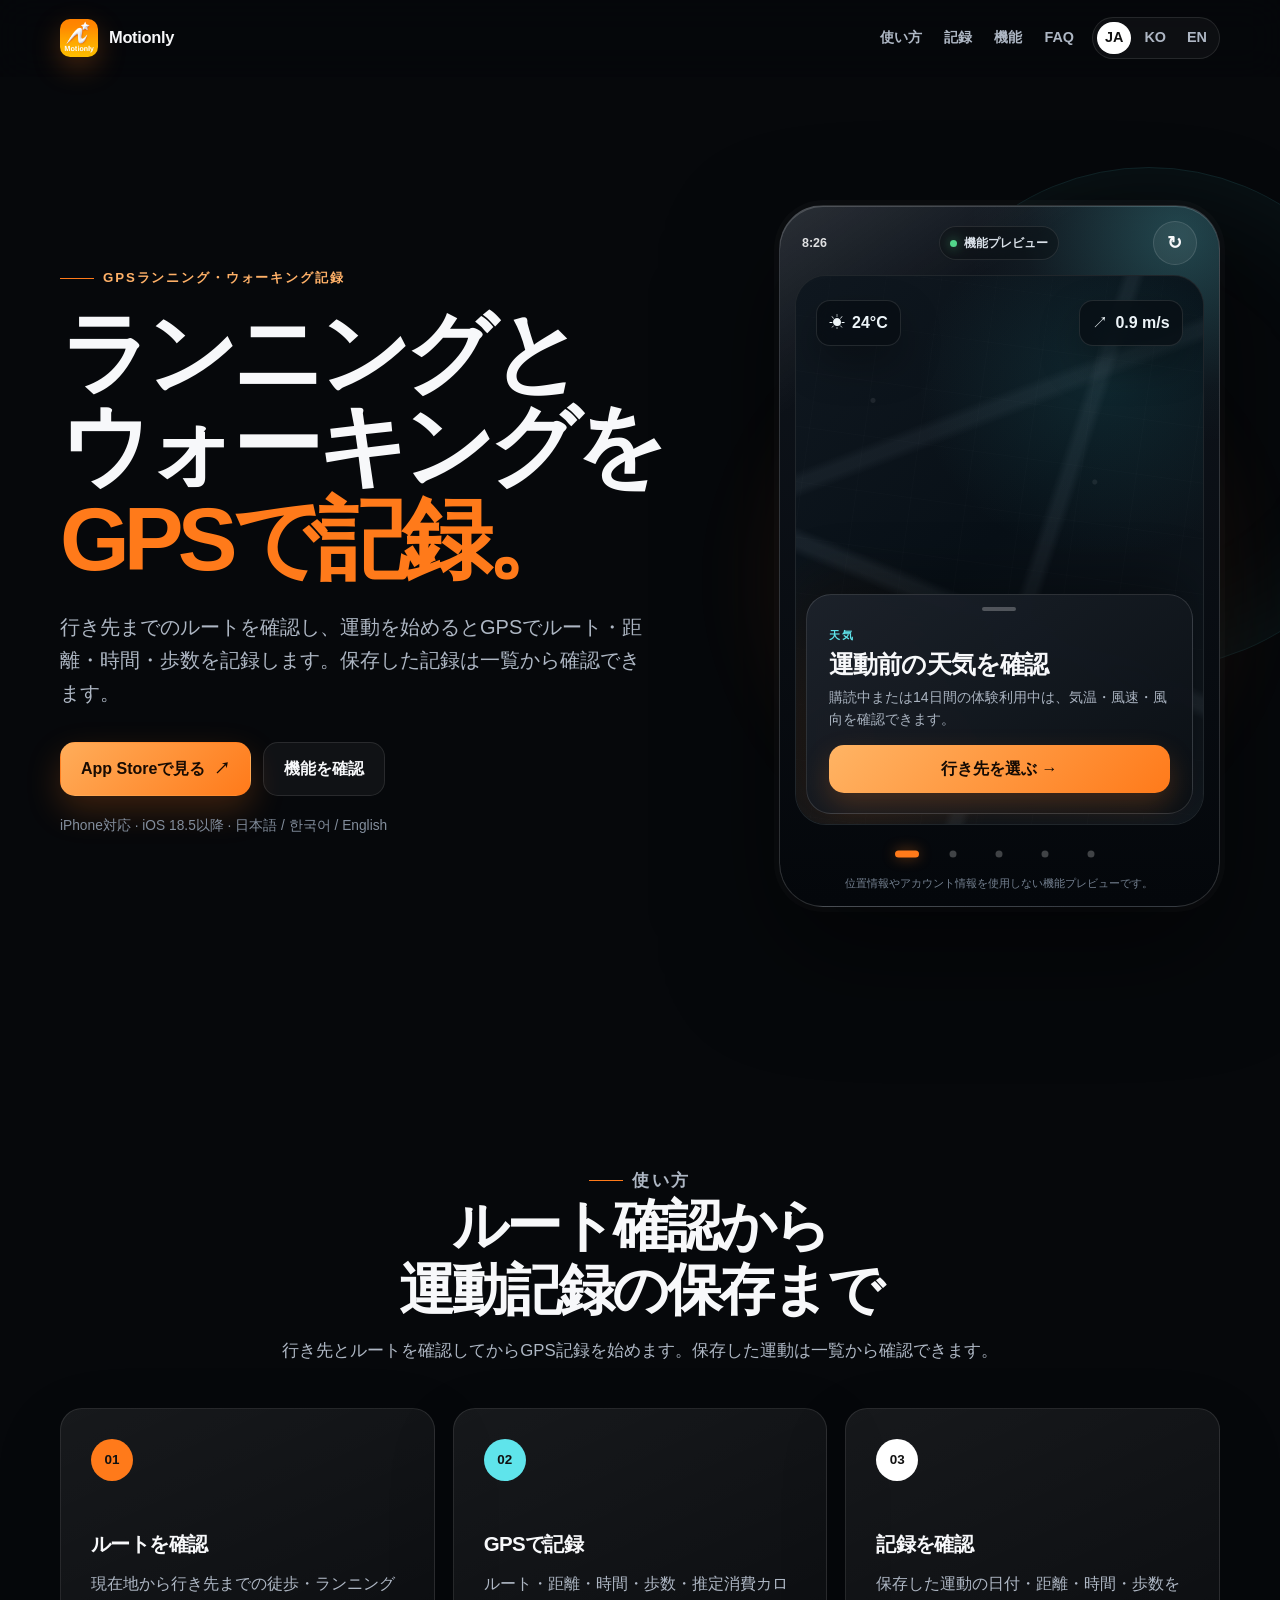
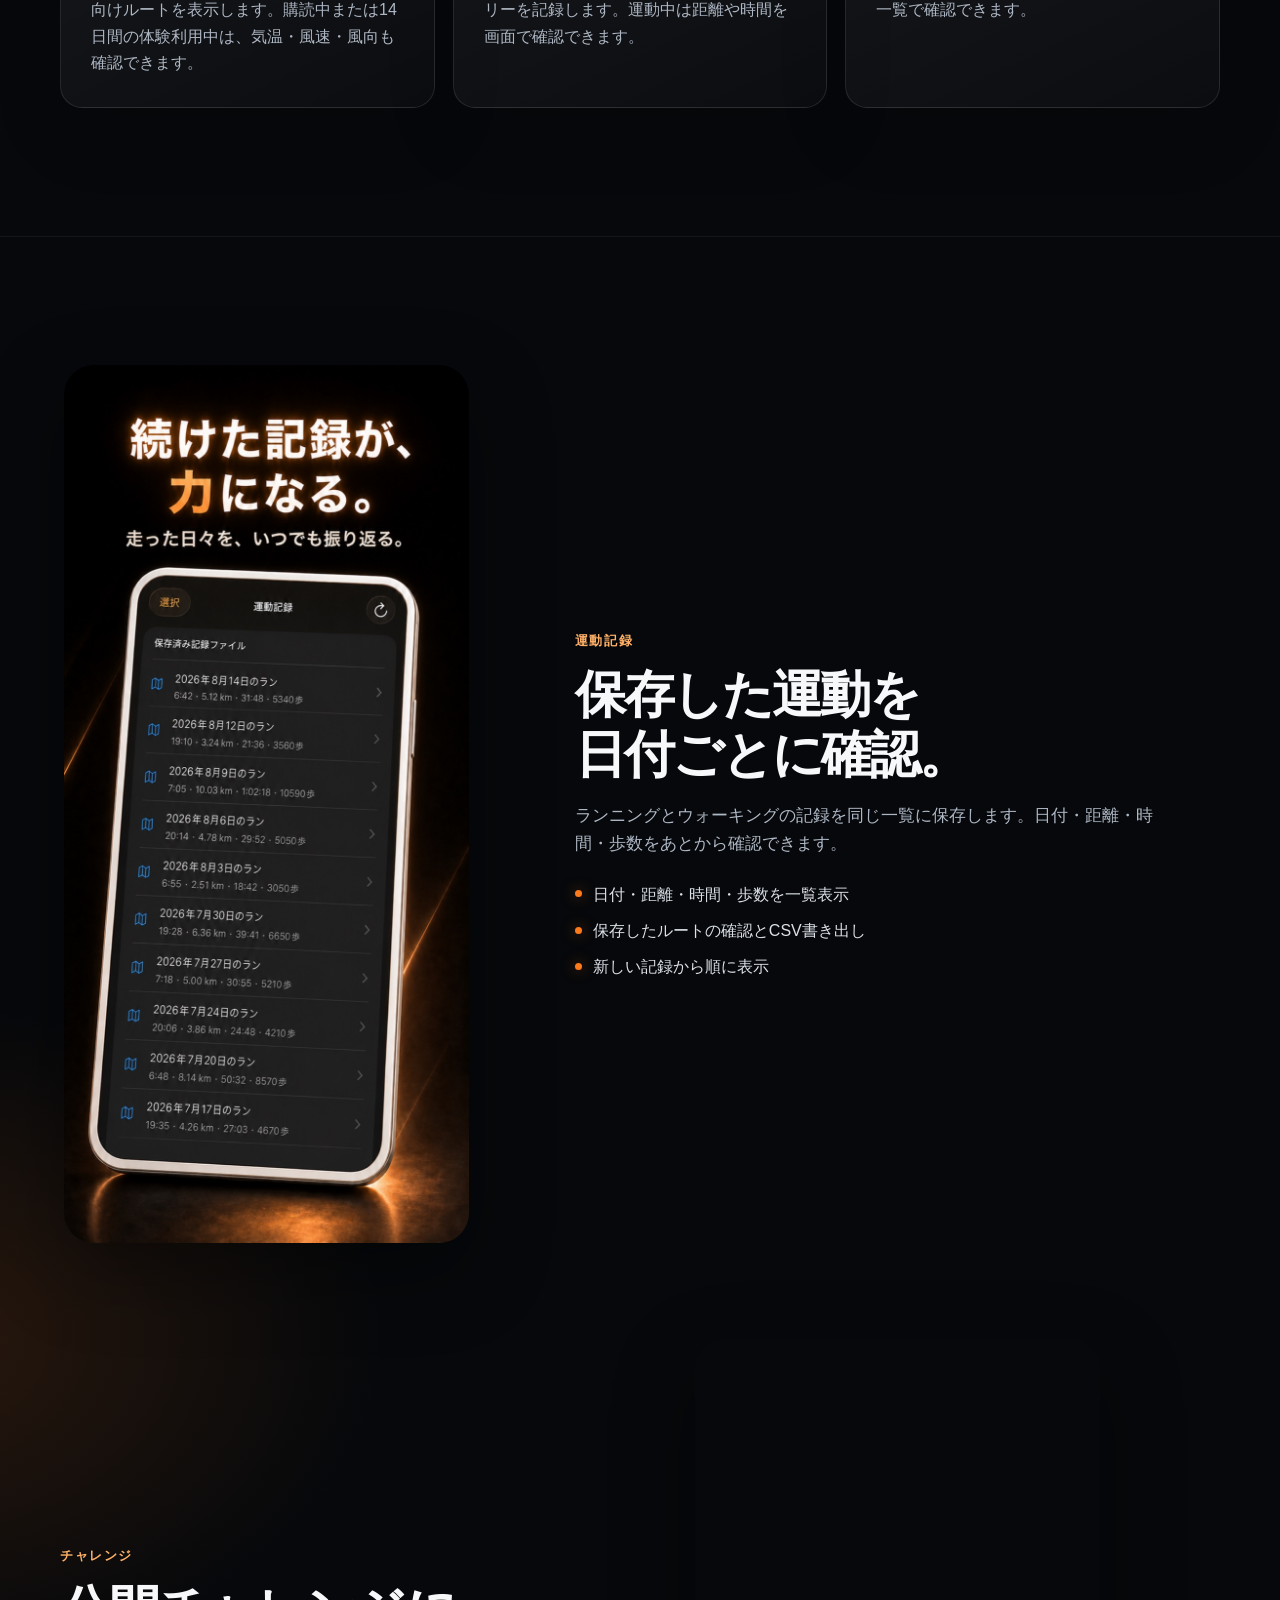
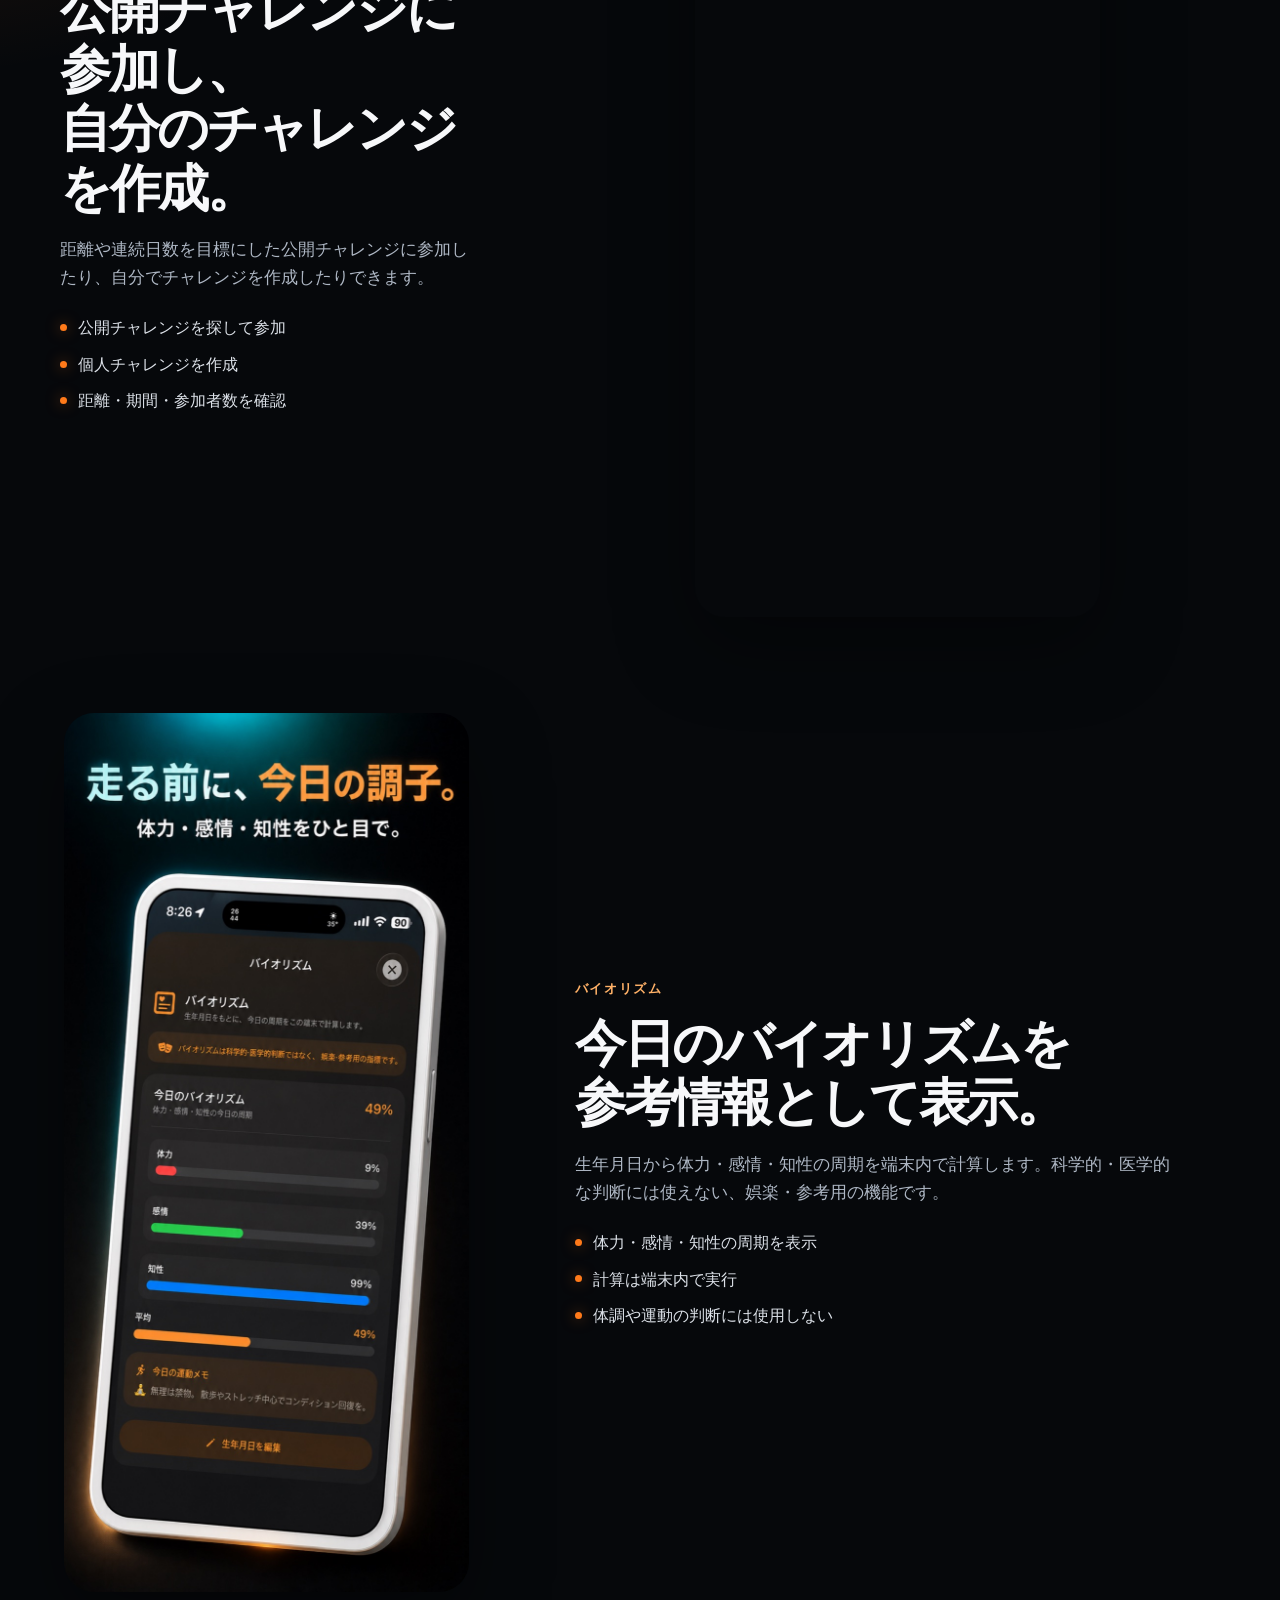
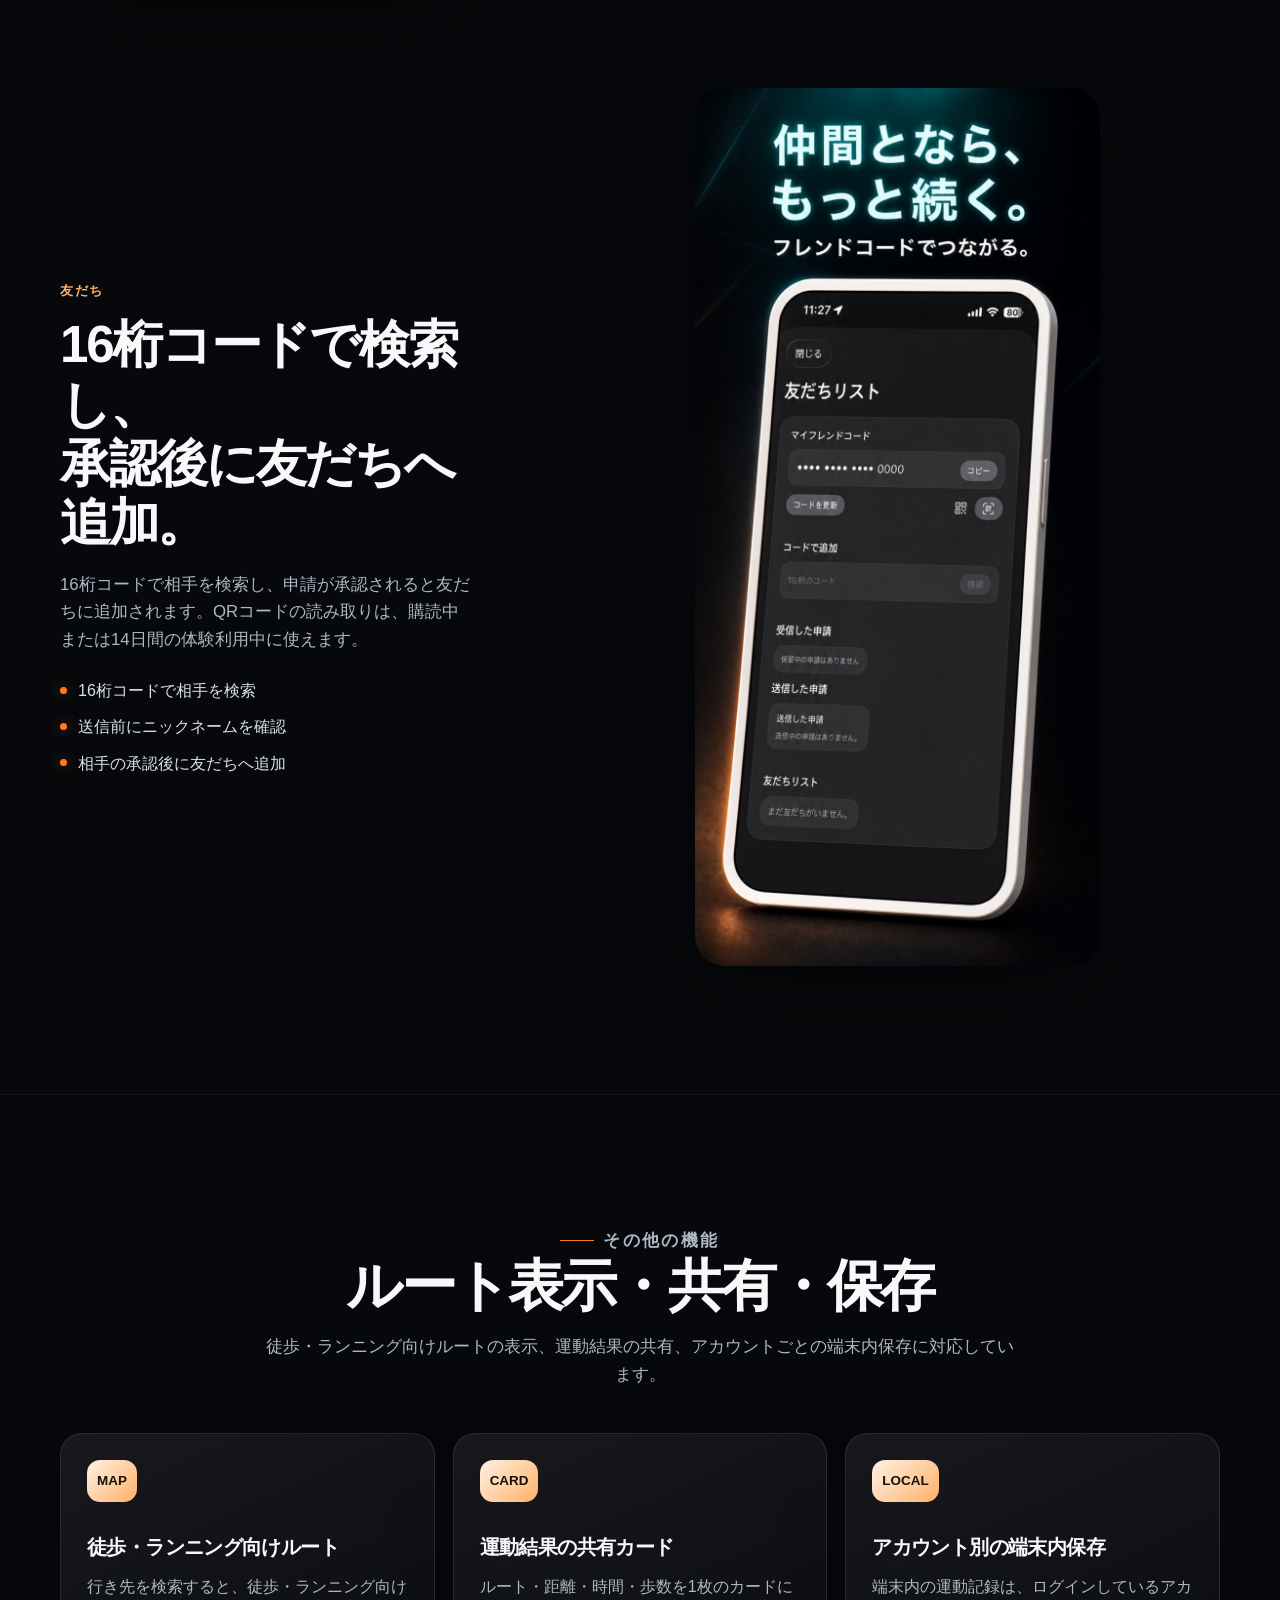
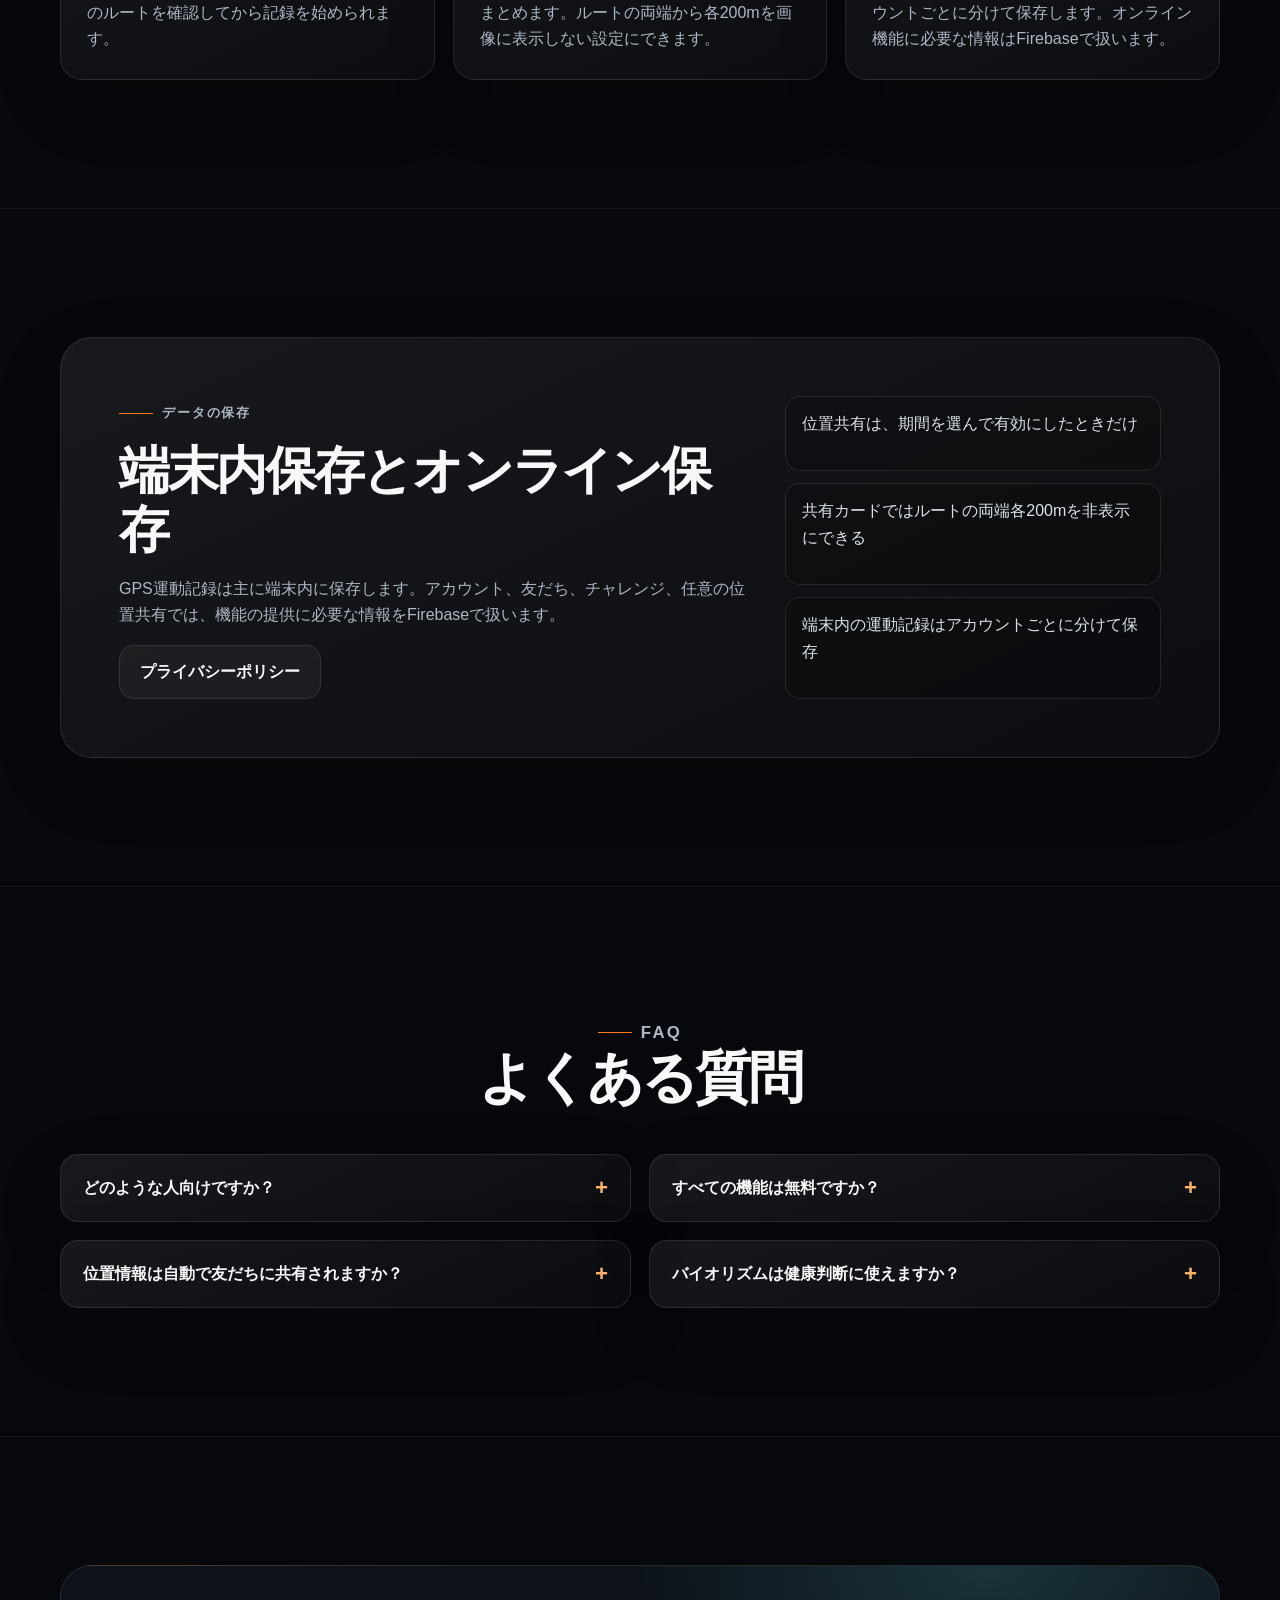
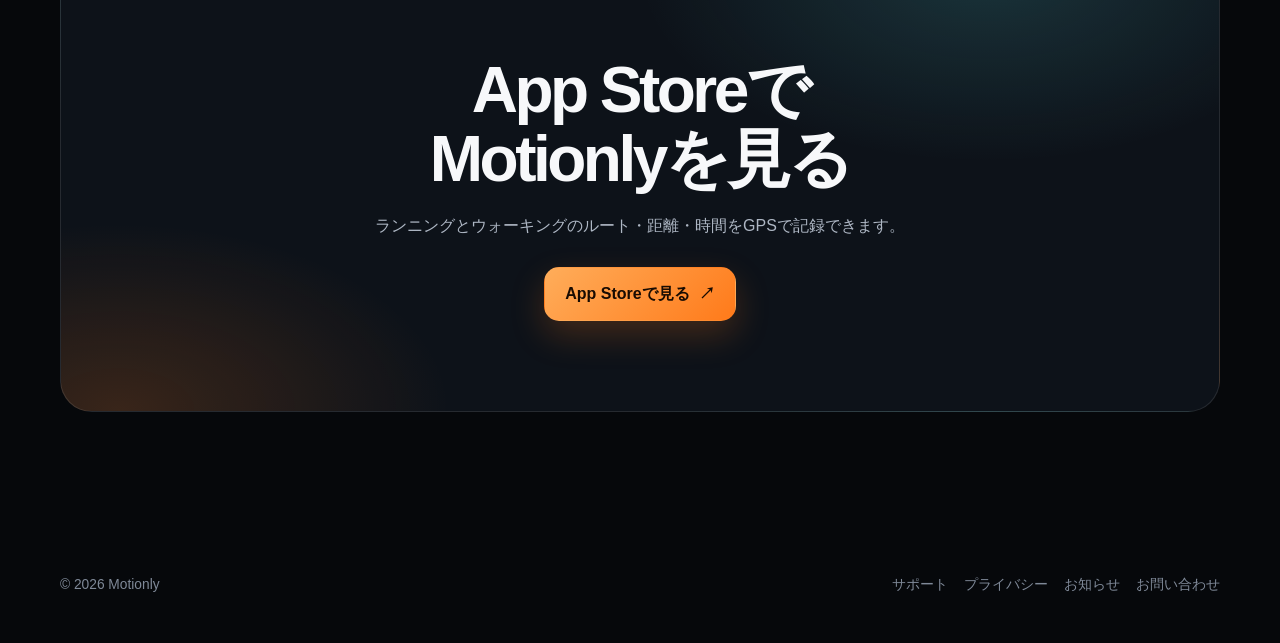
<file: index.html>
<!doctype html>
<html lang="ja" class="no-js">
<head>
  <meta charset="utf-8">
  <meta name="viewport" content="width=device-width, initial-scale=1">
  <title>Motionly — GPSでランニング・ウォーキングを記録</title>
  <meta name="description" content="行き先までのルートを確認し、GPSで距離・時間・歩数を記録できるiPhone向けアプリです。保存した運動は一覧で確認できます。">
  <meta name="theme-color" content="#06080b">
  <link rel="canonical" href="https://motionly.net/">
  <link rel="alternate" hreflang="ja" href="https://motionly.net/">
  <link rel="alternate" hreflang="ko" href="https://motionly.net/ko.html">
  <link rel="alternate" hreflang="en" href="https://motionly.net/en.html">
  <link rel="alternate" hreflang="x-default" href="https://motionly.net/">
  <link rel="icon" href="/assets/app-icon.png" type="image/png">
  <link rel="stylesheet" href="/styles/site.css?v=20260818">
  <link rel="stylesheet" href="/styles/app-demo.css?v=20260820">
  <meta property="og:title" content="Motionly — GPSでランニング・ウォーキングを記録">
  <meta property="og:description" content="行き先までのルートを確認し、GPSで距離・時間・歩数を記録。保存した運動は一覧で確認できます。">
  <meta property="og:type" content="website">
  <meta property="og:url" content="https://motionly.net/">
  <meta property="og:site_name" content="Motionly">
  <meta property="og:locale" content="ja_JP">
  <meta name="twitter:card" content="summary">
  <script type="application/ld+json">
  {"@context":"https://schema.org","@type":"SoftwareApplication","name":"Motionly - GPS ランニング","applicationCategory":"HealthApplication","operatingSystem":"iOS 18.5 or later","url":"https://motionly.net/","downloadUrl":"https://apps.apple.com/jp/app/id6752832437","description":"GPSでルート・距離・時間・歩数を記録し、保存した運動を一覧で確認できるiPhone向けアプリ。"}
  </script>
</head>
<body>
  <a class="skip-link" href="#main">本文へ移動</a>
  <header class="site-header">
    <div class="container header-inner">
      <a class="brand" href="/" aria-label="Motionly ホーム"><img src="/assets/app-icon.png" alt="" width="38" height="38"><span>Motionly</span></a>
      <div class="header-actions">
        <nav class="main-nav" aria-label="メインナビゲーション"><a href="#how">使い方</a><a href="#records">記録</a><a href="#features">機能</a><a href="#faq">FAQ</a></nav>
        <nav class="language-nav" aria-label="言語"><a href="/" lang="ja" aria-current="page">JA</a><a href="/ko.html" lang="ko">KO</a><a href="/en.html" lang="en">EN</a></nav>
      </div>
    </div>
  </header>

  <main id="main">
    <section class="container hero">
      <div class="hero-copy reveal">
        <p class="eyebrow">GPSランニング・ウォーキング記録</p>
        <h1>ランニングとウォーキングを<br><span class="accent-text">GPSで記録。</span></h1>
        <p class="lead">行き先までのルートを確認し、運動を始めるとGPSでルート・距離・時間・歩数を記録します。保存した記録は一覧から確認できます。</p>
        <div class="cta-row"><a class="button orange" href="https://apps.apple.com/jp/app/id6752832437" target="_blank" rel="noopener">App Storeで見る <span aria-hidden="true">↗</span></a><a class="button secondary" href="#demo">機能を確認</a></div>
        <p class="support-line">iPhone対応 · iOS 18.5以降 · 日本語 / 한국어 / English</p>
      </div>
      <div id="demo" class="hero-visual hero-demo-visual reveal">
        <div class="app-demo" data-motionly-demo data-demo-locale="ja" data-state="0">
          <p class="sr-only" role="status" aria-live="polite" data-demo-status></p>
          <div class="demo-aurora" aria-hidden="true"></div>
          <div class="demo-topbar">
            <span class="demo-clock" aria-hidden="true">8:26</span>
            <span class="demo-badge"><span class="demo-badge-dot" aria-hidden="true"></span><span data-demo-badge>機能プレビュー</span></span>
            <button class="demo-reset" type="button" data-demo-reset aria-label="デモを最初から見る">↻</button>
          </div>
          <div class="demo-canvas">
            <div class="demo-map" aria-hidden="true">
              <span class="map-grid"></span>
              <svg class="demo-route" viewBox="0 0 360 480" focusable="false">
                <path class="route-shadow" d="M68 414 C112 364 80 304 150 268 S264 240 250 174 S292 102 316 64"></path>
                <path class="route-line" d="M68 414 C112 364 80 304 150 268 S264 240 250 174 S292 102 316 64"></path>
              </svg>
              <span class="route-pin route-pin-start"></span>
              <span class="route-pin route-pin-end"></span>
              <div class="demo-weather weather-temperature"><span aria-hidden="true">☀︎</span><strong>24°C</strong></div>
              <div class="demo-weather weather-wind"><span aria-hidden="true">↗</span><strong>0.9 m/s</strong></div>
              <div class="demo-destination"><span aria-hidden="true">⌖</span><span data-demo-destination>日比谷公園</span><small>1.8 km</small></div>
              <div class="demo-live-metrics">
                <div><span data-demo-distance>0.00</span><small>km</small></div>
                <div><span data-demo-time>00:00</span><small>時間</small></div>
                <div><span data-demo-steps>0</span><small>歩数</small></div>
              </div>
              <div class="demo-summary-card">
                <span class="demo-card-kicker" data-demo-summary-kicker>今週の記録</span>
                <strong data-demo-summary-title>今週は3回記録</strong>
                <div class="demo-summary-stats"><span><b>3</b><small>回</small></span><span><b>8.4</b><small>km</small></span><span><b>52</b><small>分</small></span></div>
              </div>
              <div class="demo-challenge-card">
                <span class="demo-card-kicker" data-demo-challenge-kicker>チャレンジ</span>
                <div class="challenge-heading"><span aria-hidden="true">🎯</span><div><strong data-demo-challenge-title>最初の10K</strong><small data-demo-challenge-subtitle>30日以内に合計10km。</small></div></div>
                <div class="challenge-meta"><span><b>10 km</b><small>目標</small></span><span><b>30日</b><small>期間</small></span><span><b>公開</b><small>設定</small></span></div>
              </div>
            </div>
            <div class="demo-sheet">
              <span class="demo-sheet-handle" aria-hidden="true"></span>
              <p class="demo-kicker" data-demo-kicker>天気</p>
              <h2 data-demo-title>運動前の天気を確認</h2>
              <p data-demo-description>購読中または14日間の体験利用中は、気温・風速・風向を確認できます。</p>
              <button class="demo-primary" type="button" data-demo-next>行き先を選ぶ <span aria-hidden="true">→</span></button>
            </div>
          </div>
          <div class="demo-stepper" role="group" aria-label="デモ画面を選択">
            <button type="button" data-demo-step="0" aria-label="天気" aria-current="step"></button>
            <button type="button" data-demo-step="1" aria-label="ルート"></button>
            <button type="button" data-demo-step="2" aria-label="運動記録"></button>
            <button type="button" data-demo-step="3" aria-label="今週の記録"></button>
            <button type="button" data-demo-step="4" aria-label="チャレンジ"></button>
          </div>
          <p class="demo-privacy-note">位置情報やアカウント情報を使用しない機能プレビューです。</p>
        </div>
      </div>
    </section>

    <section id="how" class="section"><div class="container">
      <div class="section-heading centered reveal"><p class="eyebrow">使い方</p><h2>ルート確認から<br>運動記録の保存まで</h2><p>行き先とルートを確認してからGPS記録を始めます。保存した運動は一覧から確認できます。</p></div>
      <div class="steps-grid">
        <article class="step-card reveal"><span class="step-number">01</span><h3>ルートを確認</h3><p>現在地から行き先までの徒歩・ランニング向けルートを表示します。購読中または14日間の体験利用中は、気温・風速・風向も確認できます。</p></article>
        <article class="step-card reveal"><span class="step-number">02</span><h3>GPSで記録</h3><p>ルート・距離・時間・歩数・推定消費カロリーを記録します。運動中は距離や時間を画面で確認できます。</p></article>
        <article class="step-card reveal"><span class="step-number">03</span><h3>記録を確認</h3><p>保存した運動の日付・距離・時間・歩数を一覧で確認できます。</p></article>
      </div>
    </div></section>

    <section id="records" class="section"><div class="container showcase-list">
      <article class="showcase-row">
        <div class="showcase-media reveal"><img src="/assets/workout-history.jpg" alt="実際のMotionly日本語アプリの運動記録画面" width="830" height="1800" loading="lazy" decoding="async"></div>
        <div class="showcase-copy reveal"><span class="label">運動記録</span><h3>保存した運動を<br>日付ごとに確認。</h3><p>ランニングとウォーキングの記録を同じ一覧に保存します。日付・距離・時間・歩数をあとから確認できます。</p><ul class="detail-list"><li>日付・距離・時間・歩数を一覧表示</li><li>保存したルートの確認とCSV書き出し</li><li>新しい記録から順に表示</li></ul></div>
      </article>
      <article class="showcase-row">
        <div class="showcase-media reveal"><img src="/assets/challenges.jpg" alt="実際のMotionly日本語アプリのチャレンジ一覧画面" width="830" height="1800" loading="lazy" decoding="async"></div>
        <div class="showcase-copy reveal"><span class="label">チャレンジ</span><h3>公開チャレンジに参加し、<br>自分のチャレンジを作成。</h3><p>距離や連続日数を目標にした公開チャレンジに参加したり、自分でチャレンジを作成したりできます。</p><ul class="detail-list"><li>公開チャレンジを探して参加</li><li>個人チャレンジを作成</li><li>距離・期間・参加者数を確認</li></ul></div>
      </article>
      <article class="showcase-row">
        <div class="showcase-media reveal"><img src="/assets/biorhythm.jpg" alt="実際のMotionly日本語アプリのバイオリズム画面" width="830" height="1800" loading="lazy" decoding="async"></div>
        <div class="showcase-copy reveal"><span class="label">バイオリズム</span><h3>今日のバイオリズムを<br>参考情報として表示。</h3><p>生年月日から体力・感情・知性の周期を端末内で計算します。科学的・医学的な判断には使えない、娯楽・参考用の機能です。</p><ul class="detail-list"><li>体力・感情・知性の周期を表示</li><li>計算は端末内で実行</li><li>体調や運動の判断には使用しない</li></ul></div>
      </article>
      <article class="showcase-row">
        <div class="showcase-media reveal"><img src="/assets/friends.jpg" alt="友だちコードをマスクした実際のMotionly日本語アプリ画面" width="830" height="1800" loading="lazy" decoding="async"></div>
        <div class="showcase-copy reveal"><span class="label">友だち</span><h3>16桁コードで検索し、<br>承認後に友だちへ追加。</h3><p>16桁コードで相手を検索し、申請が承認されると友だちに追加されます。QRコードの読み取りは、購読中または14日間の体験利用中に使えます。</p><ul class="detail-list"><li>16桁コードで相手を検索</li><li>送信前にニックネームを確認</li><li>相手の承認後に友だちへ追加</li></ul></div>
      </article>
    </div></section>

    <section id="features" class="section"><div class="container">
      <div class="section-heading centered reveal"><p class="eyebrow">その他の機能</p><h2>ルート表示・共有・保存</h2><p>徒歩・ランニング向けルートの表示、運動結果の共有、アカウントごとの端末内保存に対応しています。</p></div>
      <div class="feature-grid">
        <article class="feature-card reveal"><span class="feature-icon">MAP</span><h3>徒歩・ランニング向けルート</h3><p>行き先を検索すると、徒歩・ランニング向けのルートを確認してから記録を始められます。</p></article>
        <article class="feature-card reveal"><span class="feature-icon">CARD</span><h3>運動結果の共有カード</h3><p>ルート・距離・時間・歩数を1枚のカードにまとめます。ルートの両端から各200mを画像に表示しない設定にできます。</p></article>
        <article class="feature-card reveal"><span class="feature-icon">LOCAL</span><h3>アカウント別の端末内保存</h3><p>端末内の運動記録は、ログインしているアカウントごとに分けて保存します。オンライン機能に必要な情報はFirebaseで扱います。</p></article>
      </div>
    </div></section>

    <section class="section"><div class="container"><div class="privacy-panel reveal">
      <div><p class="eyebrow">データの保存</p><h2>端末内保存とオンライン保存</h2><p>GPS運動記録は主に端末内に保存します。アカウント、友だち、チャレンジ、任意の位置共有では、機能の提供に必要な情報をFirebaseで扱います。</p><a class="button secondary" href="/privacy.html">プライバシーポリシー</a></div>
      <ul class="privacy-points"><li>位置共有は、期間を選んで有効にしたときだけ</li><li>共有カードではルートの両端各200mを非表示にできる</li><li>端末内の運動記録はアカウントごとに分けて保存</li></ul>
    </div></div></section>

    <section id="faq" class="section"><div class="container">
      <div class="section-heading centered reveal"><p class="eyebrow">FAQ</p><h2>よくある質問</h2></div>
      <div class="faq-grid">
        <details class="faq-card reveal"><summary>どのような人向けですか？</summary><p>初めて走る人、久しぶりに運動を再開する人、短いランやウォーキングを記録したい人を想定しています。</p></details>
        <details class="faq-card reveal"><summary>すべての機能は無料ですか？</summary><p>GPS記録などの基本機能があります。一部の機能は購読中または14日間の体験利用中に使えます。価格や利用条件はApp Storeとアプリ内の購入画面でご確認ください。</p></details>
        <details class="faq-card reveal"><summary>位置情報は自動で友だちに共有されますか？</summary><p>いいえ。運動を始めても位置共有は自動で有効になりません。共有期間を自分で選んだ場合だけ送信されます。</p></details>
        <details class="faq-card reveal"><summary>バイオリズムは健康判断に使えますか？</summary><p>いいえ。娯楽・参考用のコンテンツです。医療・健康・運動強度などの判断には使用しないでください。</p></details>
      </div>
    </div></section>

    <section class="section"><div class="container final-cta reveal"><h2>App StoreでMotionlyを見る</h2><p>ランニングとウォーキングのルート・距離・時間をGPSで記録できます。</p><div class="cta-row" style="justify-content:center"><a class="button orange" href="https://apps.apple.com/jp/app/id6752832437" target="_blank" rel="noopener">App Storeで見る <span aria-hidden="true">↗</span></a></div></div></section>
  </main>

  <footer class="site-footer"><div class="container footer-inner"><span>© <span data-current-year>2026</span> Motionly</span><nav class="footer-links" aria-label="フッターナビゲーション"><a href="/support.html">サポート</a><a href="/privacy.html">プライバシー</a><a href="/news.html">お知らせ</a><a href="mailto:sposedon0@gmail.com">お問い合わせ</a></nav></div></footer>
  <script src="/scripts/site.js?v=20260818" defer></script>
  <script src="/scripts/app-demo.js?v=20260821" defer></script>
</body>
</html>
</file>
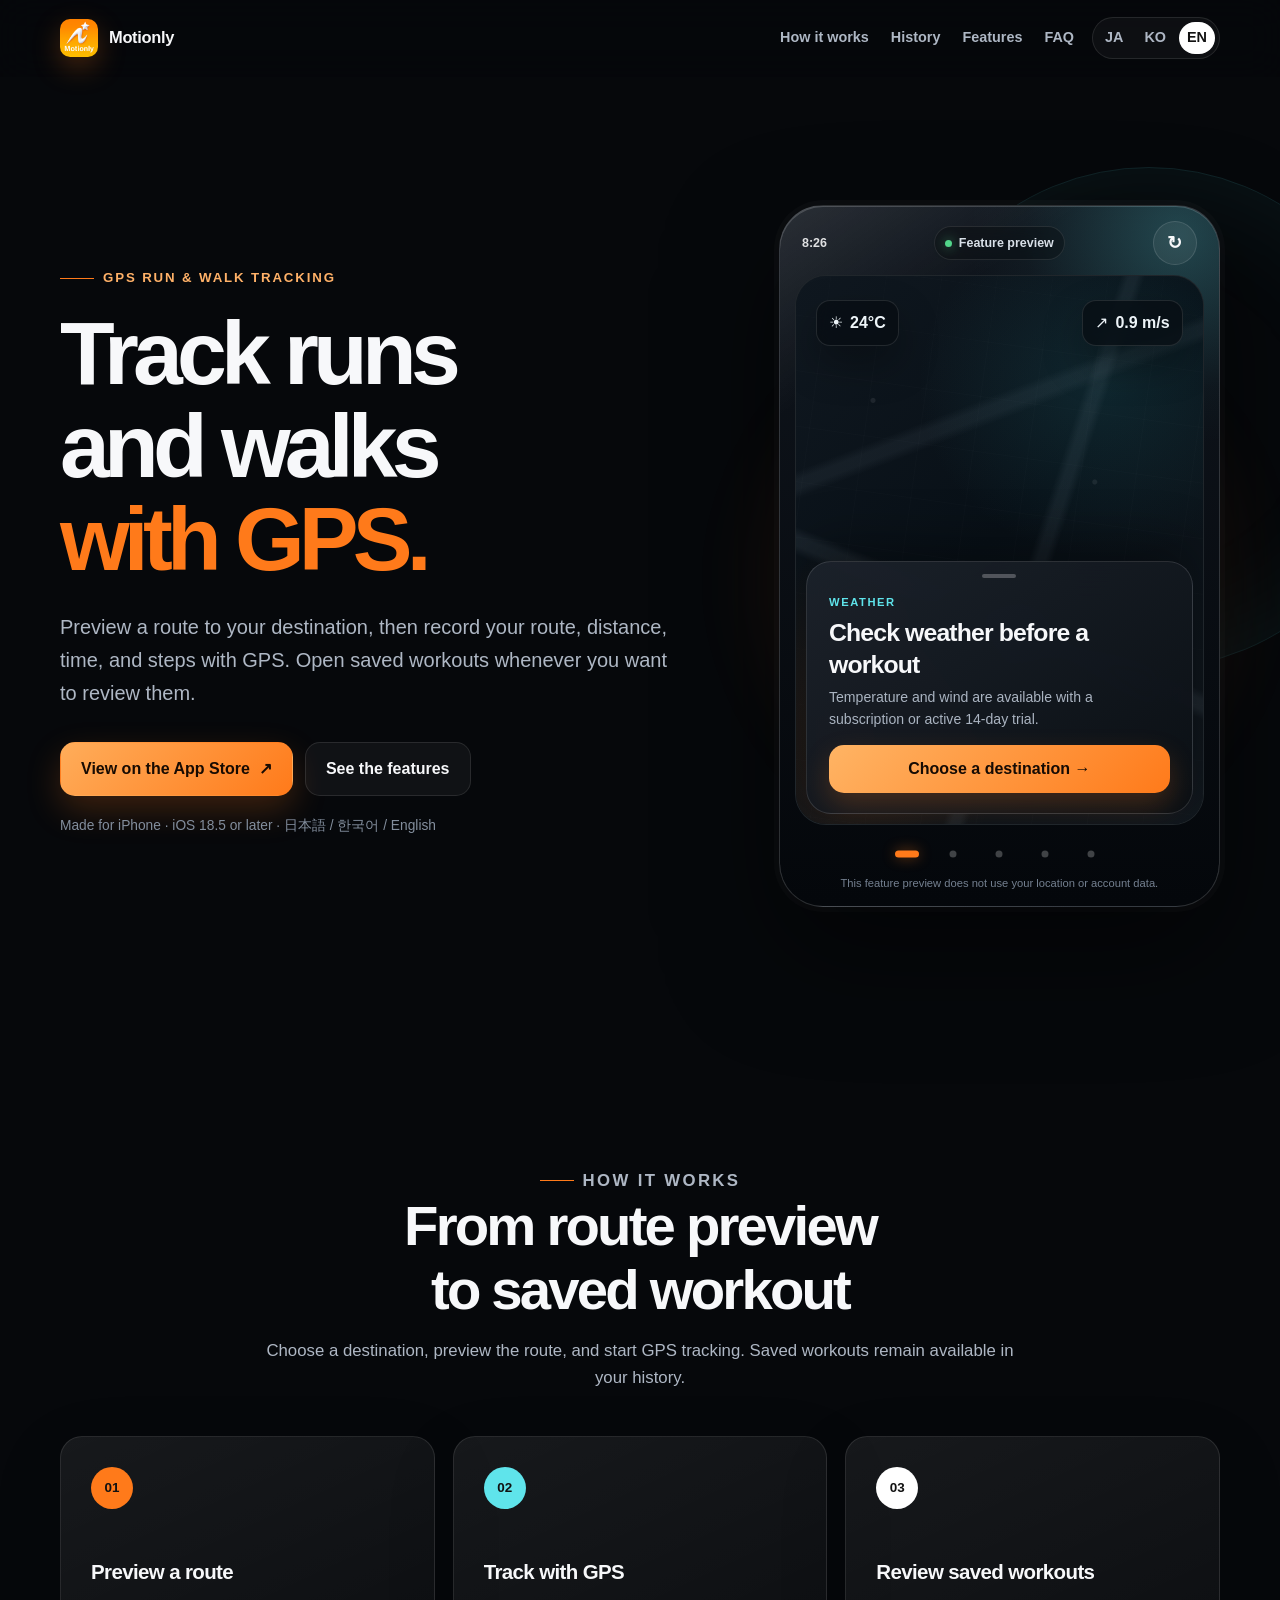
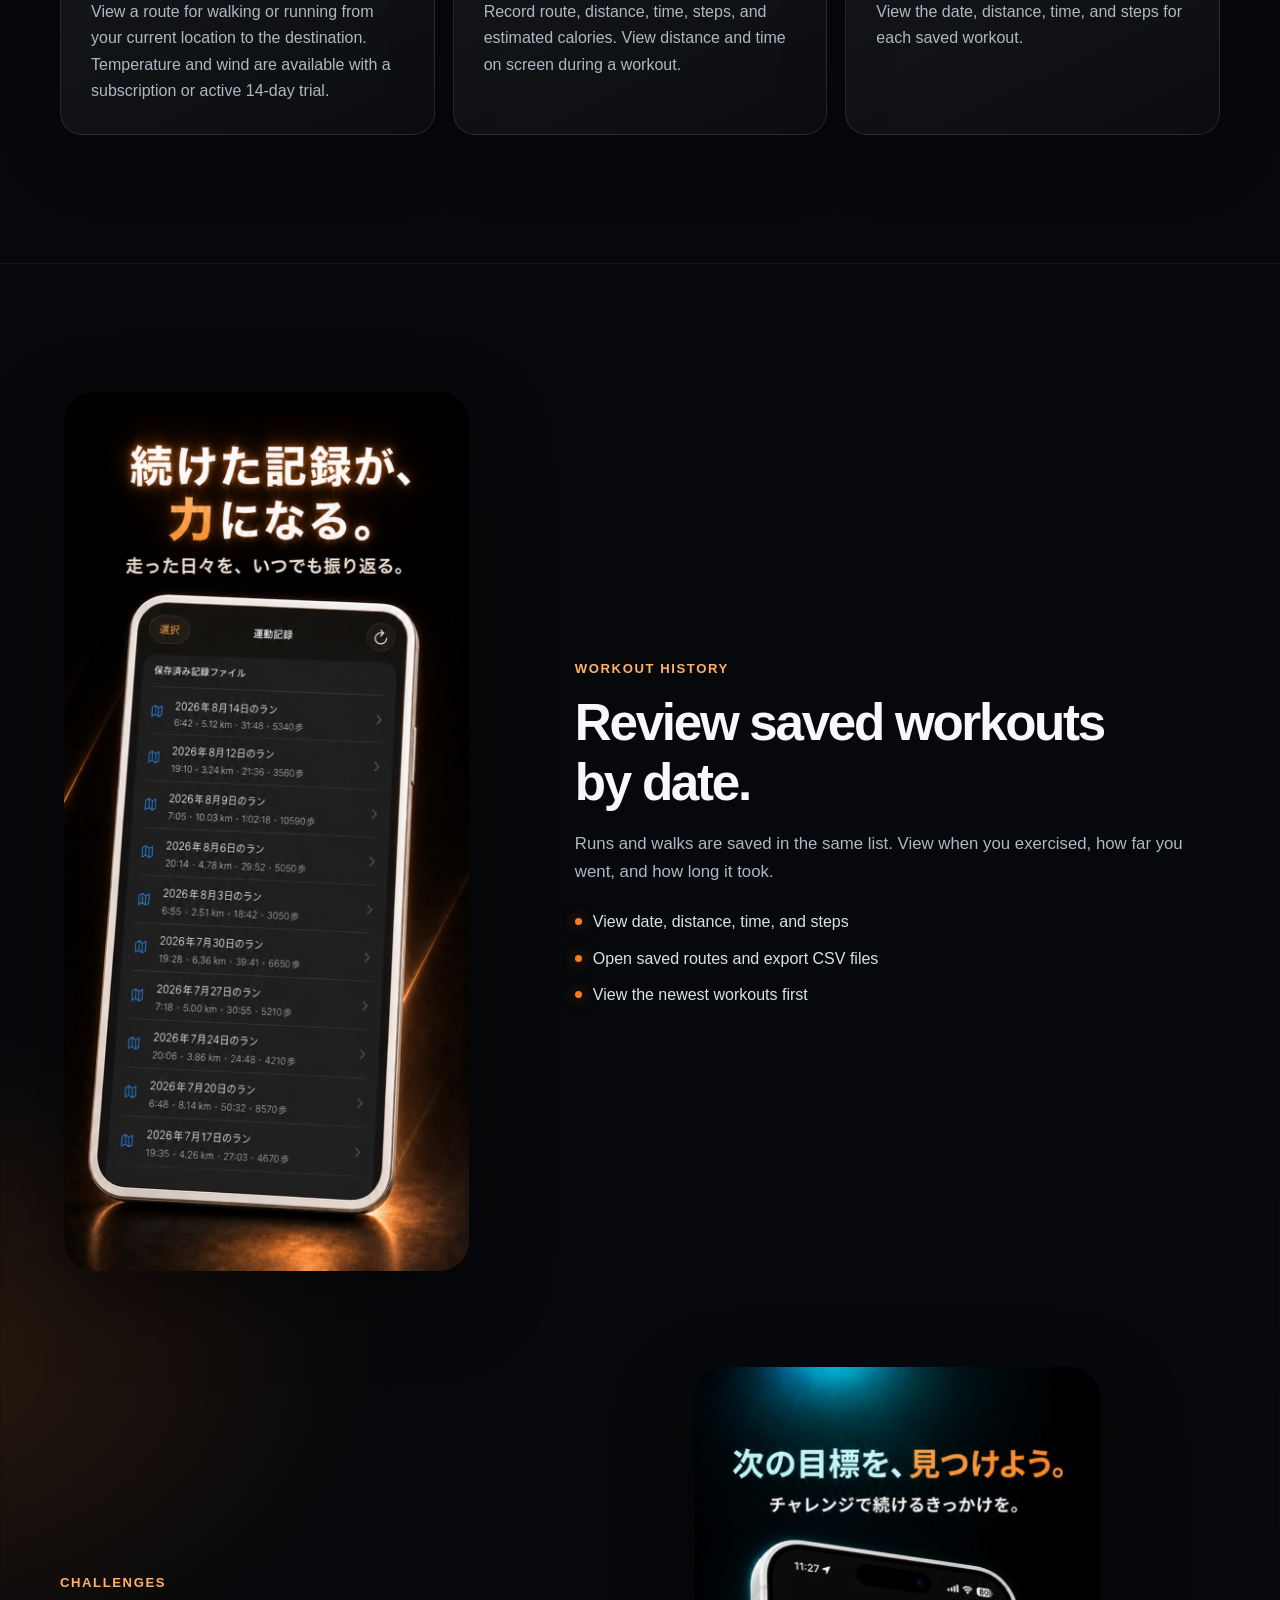
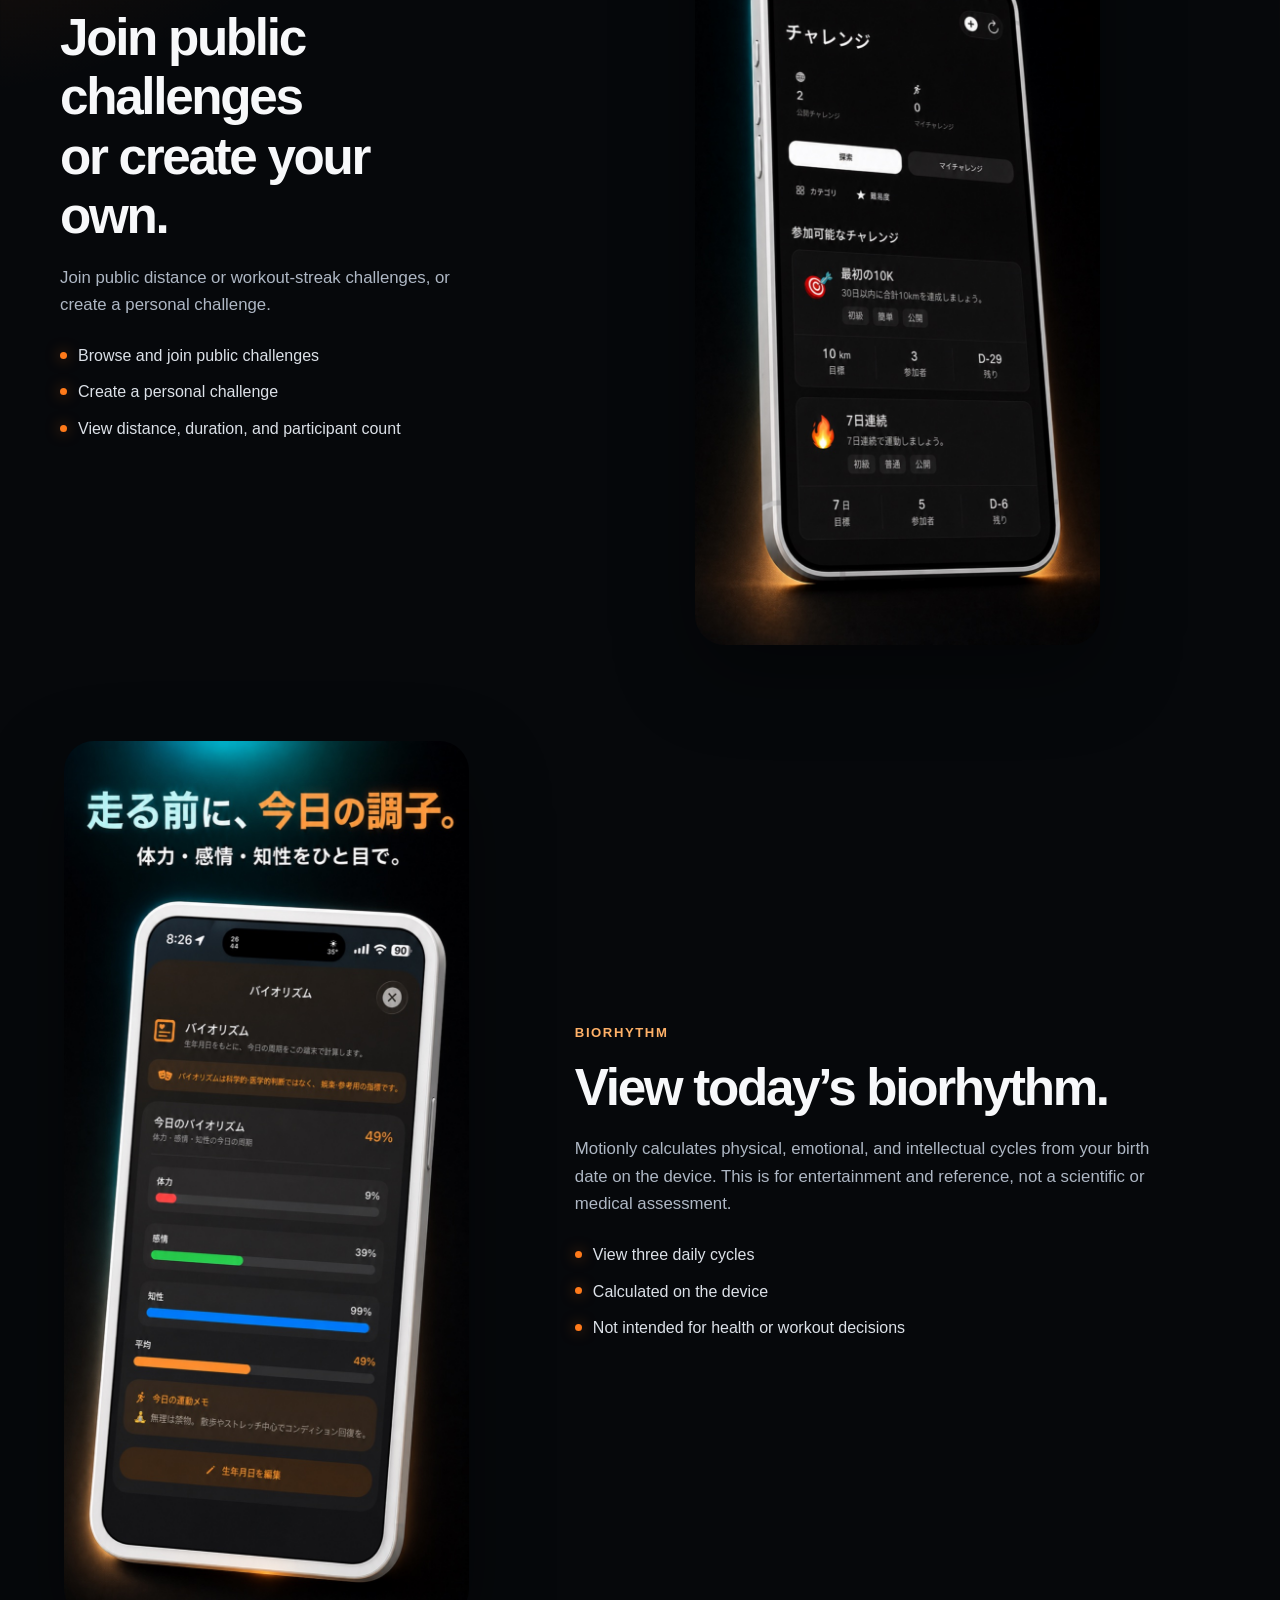
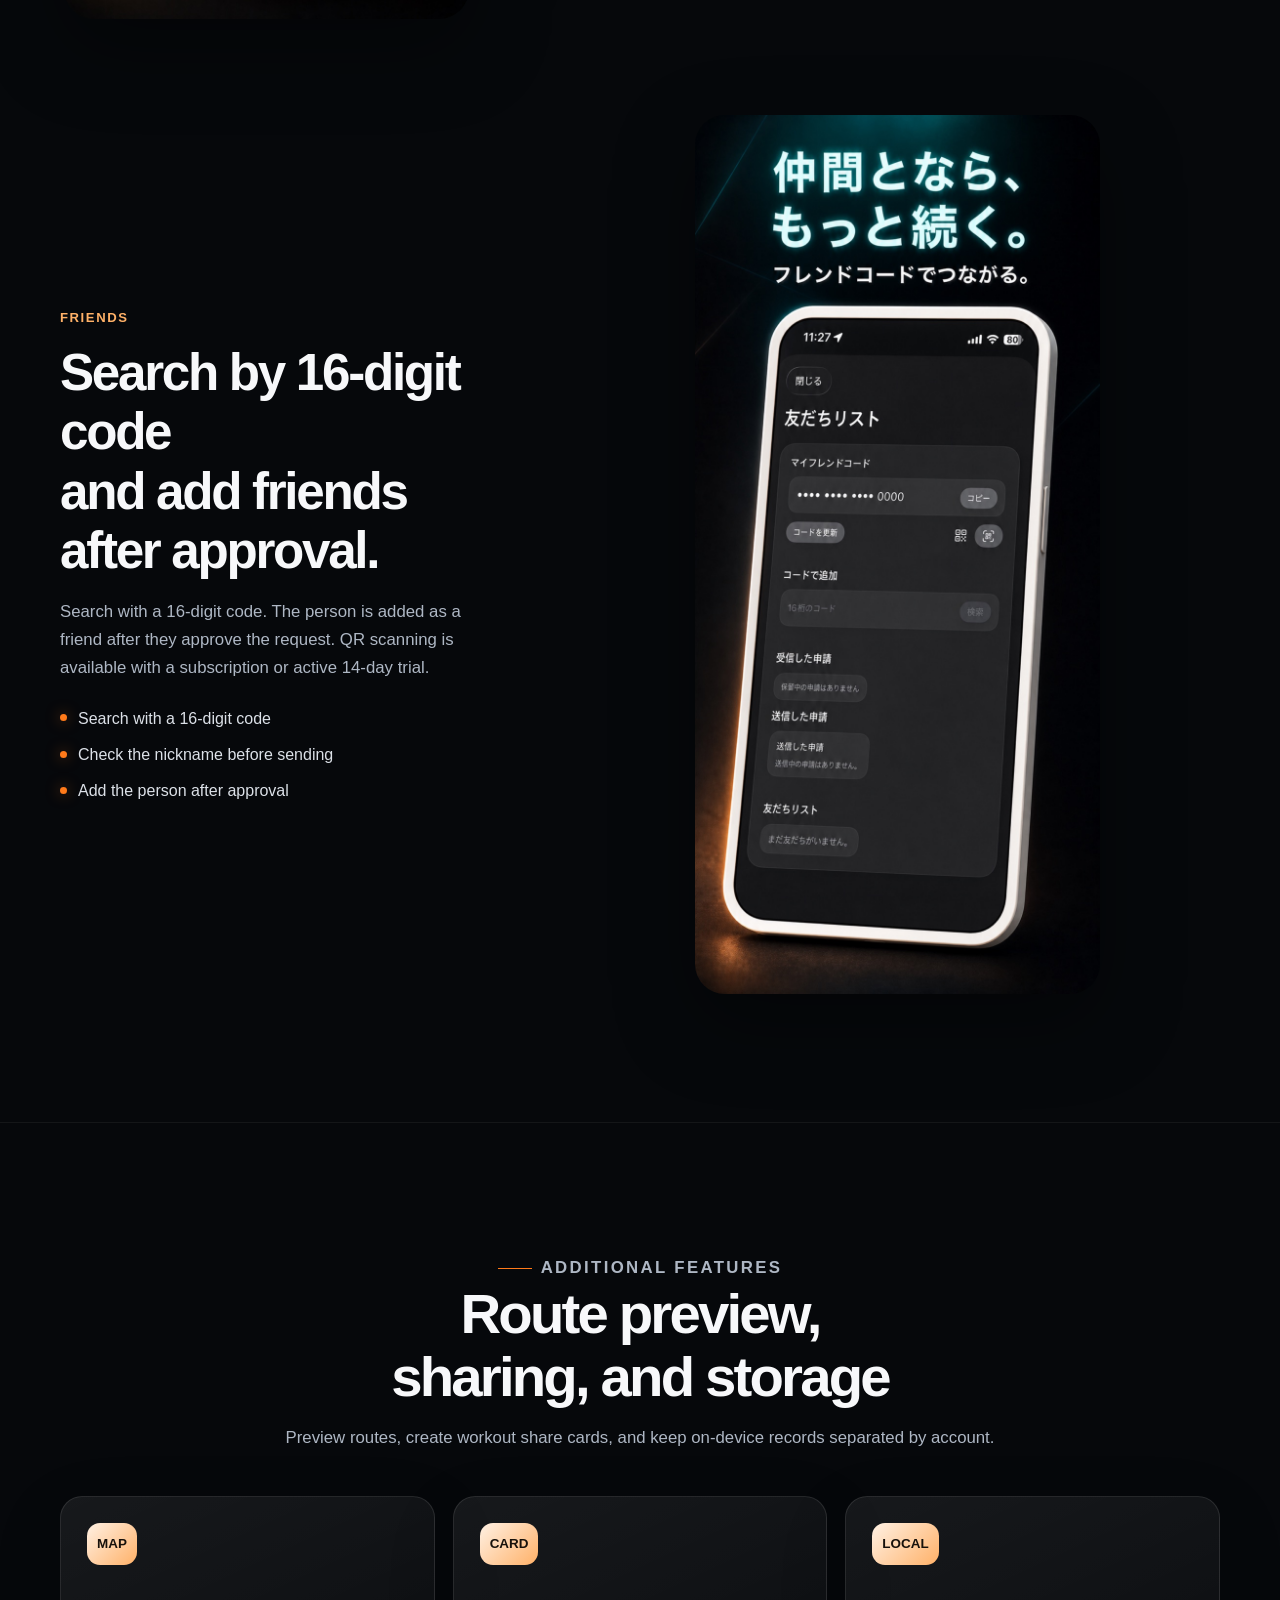
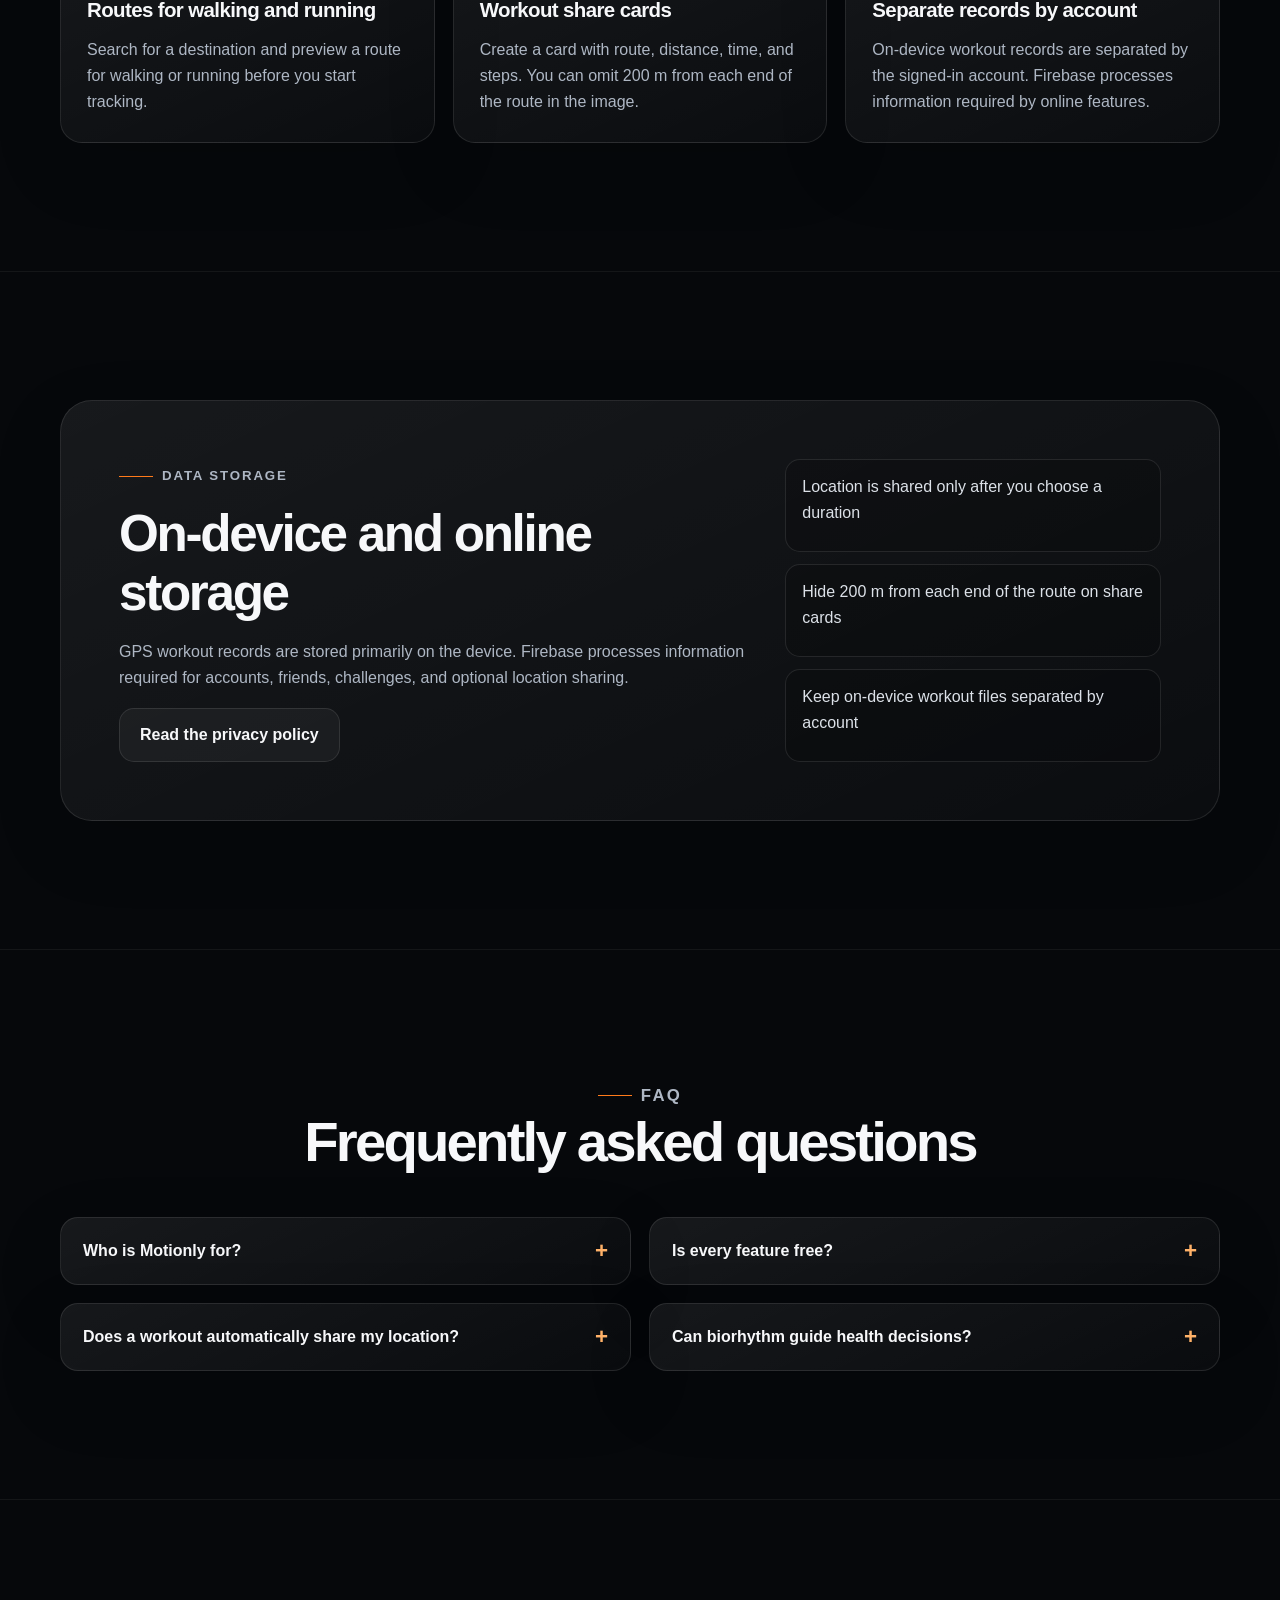
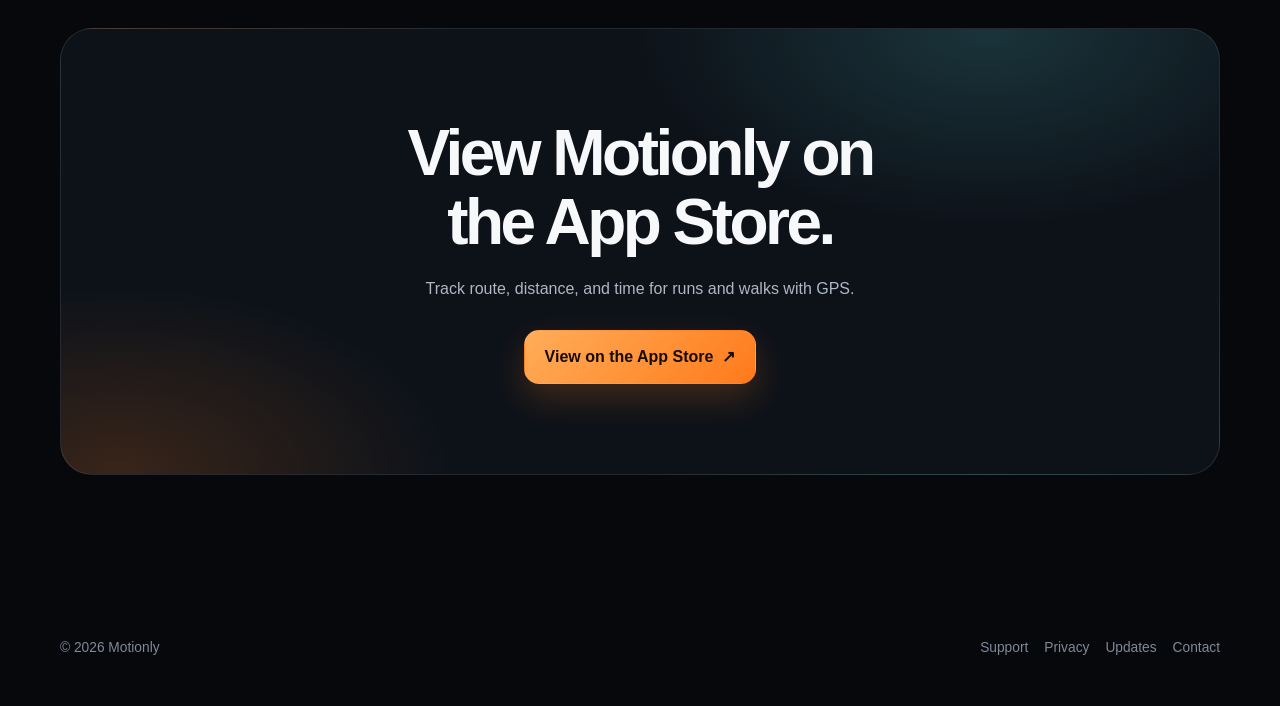
<file: en.html>
<!doctype html>
<html lang="en" class="no-js">
<head>
  <meta charset="utf-8">
  <meta name="viewport" content="width=device-width, initial-scale=1">
  <title>Motionly — GPS Run &amp; Walk Tracker</title>
  <meta name="description" content="Preview a route to your destination, then record distance, time, and steps with GPS. Review saved workouts in one list.">
  <meta name="theme-color" content="#06080b">
  <link rel="canonical" href="https://motionly.net/en.html">
  <link rel="alternate" hreflang="ja" href="https://motionly.net/">
  <link rel="alternate" hreflang="ko" href="https://motionly.net/ko.html">
  <link rel="alternate" hreflang="en" href="https://motionly.net/en.html">
  <link rel="alternate" hreflang="x-default" href="https://motionly.net/">
  <link rel="icon" href="/assets/app-icon.png" type="image/png">
  <link rel="stylesheet" href="/styles/site.css?v=20260818">
  <link rel="stylesheet" href="/styles/app-demo.css?v=20260820">
  <meta property="og:title" content="Motionly — GPS Run &amp; Walk Tracker">
  <meta property="og:description" content="Preview a route, then record distance, time, and steps with GPS. Review saved workouts in one list.">
  <meta property="og:type" content="website">
  <meta property="og:url" content="https://motionly.net/en.html">
  <meta property="og:site_name" content="Motionly">
  <meta property="og:locale" content="en_US">
  <meta name="twitter:card" content="summary">
</head>
<body>
  <a class="skip-link" href="#main">Skip to content</a>
  <header class="site-header"><div class="container header-inner">
    <a class="brand" href="/en.html" aria-label="Motionly home"><img src="/assets/app-icon.png" alt="" width="38" height="38"><span>Motionly</span></a>
    <div class="header-actions"><nav class="main-nav" aria-label="Main navigation"><a href="#how">How it works</a><a href="#records">History</a><a href="#features">Features</a><a href="#faq">FAQ</a></nav><nav class="language-nav" aria-label="Language"><a href="/" lang="ja">JA</a><a href="/ko.html" lang="ko">KO</a><a href="/en.html" lang="en" aria-current="page">EN</a></nav></div>
  </div></header>

  <main id="main">
    <section class="container hero">
      <div class="hero-copy reveal"><p class="eyebrow">GPS run &amp; walk tracking</p><h1>Track runs and walks<br><span class="accent-text">with GPS.</span></h1><p class="lead">Preview a route to your destination, then record your route, distance, time, and steps with GPS. Open saved workouts whenever you want to review them.</p><div class="cta-row"><a class="button orange" href="https://apps.apple.com/us/app/id6752832437" target="_blank" rel="noopener">View on the App Store <span aria-hidden="true">↗</span></a><a class="button secondary" href="#demo">See the features</a></div><p class="support-line">Made for iPhone · iOS 18.5 or later · 日本語 / 한국어 / English</p></div>
      <div id="demo" class="hero-visual hero-demo-visual reveal">
        <div class="app-demo" data-motionly-demo data-demo-locale="en" data-state="0">
          <p class="sr-only" role="status" aria-live="polite" data-demo-status></p>
          <div class="demo-aurora" aria-hidden="true"></div>
          <div class="demo-topbar">
            <span class="demo-clock" aria-hidden="true">8:26</span>
            <span class="demo-badge"><span class="demo-badge-dot" aria-hidden="true"></span><span data-demo-badge>Feature preview</span></span>
            <button class="demo-reset" type="button" data-demo-reset aria-label="Restart demo">↻</button>
          </div>
          <div class="demo-canvas">
            <div class="demo-map" aria-hidden="true">
              <span class="map-grid"></span>
              <svg class="demo-route" viewBox="0 0 360 480" focusable="false"><path class="route-shadow" d="M68 414 C112 364 80 304 150 268 S264 240 250 174 S292 102 316 64"></path><path class="route-line" d="M68 414 C112 364 80 304 150 268 S264 240 250 174 S292 102 316 64"></path></svg>
              <span class="route-pin route-pin-start"></span><span class="route-pin route-pin-end"></span>
              <div class="demo-weather weather-temperature"><span aria-hidden="true">☀︎</span><strong>24°C</strong></div>
              <div class="demo-weather weather-wind"><span aria-hidden="true">↗</span><strong>0.9 m/s</strong></div>
              <div class="demo-destination"><span aria-hidden="true">⌖</span><span data-demo-destination>Hibiya Park</span><small>1.8 km</small></div>
              <div class="demo-live-metrics"><div><span data-demo-distance>0.00</span><small>km</small></div><div><span data-demo-time>00:00</span><small>time</small></div><div><span data-demo-steps>0</span><small>steps</small></div></div>
              <div class="demo-summary-card"><span class="demo-card-kicker" data-demo-summary-kicker>THIS WEEK</span><strong data-demo-summary-title>3 workouts this week</strong><div class="demo-summary-stats"><span><b>3</b><small>workouts</small></span><span><b>8.4</b><small>km</small></span><span><b>52</b><small>min</small></span></div></div>
              <div class="demo-challenge-card"><span class="demo-card-kicker" data-demo-challenge-kicker>CHALLENGE</span><div class="challenge-heading"><span aria-hidden="true">🎯</span><div><strong data-demo-challenge-title>First 10K</strong><small data-demo-challenge-subtitle>Log 10 km in 30 days.</small></div></div><div class="challenge-meta"><span><b>10 km</b><small>goal</small></span><span><b>30 days</b><small>period</small></span><span><b>public</b><small>setting</small></span></div></div>
            </div>
            <div class="demo-sheet"><span class="demo-sheet-handle" aria-hidden="true"></span><p class="demo-kicker" data-demo-kicker>WEATHER</p><h2 data-demo-title>Check weather before a workout</h2><p data-demo-description>Temperature and wind are available with a subscription or active 14-day trial.</p><button class="demo-primary" type="button" data-demo-next>Choose a destination <span aria-hidden="true">→</span></button></div>
          </div>
          <div class="demo-stepper" role="group" aria-label="Choose demo screen"><button type="button" data-demo-step="0" aria-label="Weather" aria-current="step"></button><button type="button" data-demo-step="1" aria-label="Route"></button><button type="button" data-demo-step="2" aria-label="Workout tracking"></button><button type="button" data-demo-step="3" aria-label="Weekly history"></button><button type="button" data-demo-step="4" aria-label="Challenge"></button></div>
          <p class="demo-privacy-note">This feature preview does not use your location or account data.</p>
        </div>
      </div>
    </section>

    <section id="how" class="section"><div class="container"><div class="section-heading centered reveal"><p class="eyebrow">How it works</p><h2>From route preview<br>to saved workout</h2><p>Choose a destination, preview the route, and start GPS tracking. Saved workouts remain available in your history.</p></div><div class="steps-grid">
      <article class="step-card reveal"><span class="step-number">01</span><h3>Preview a route</h3><p>View a route for walking or running from your current location to the destination. Temperature and wind are available with a subscription or active 14-day trial.</p></article>
      <article class="step-card reveal"><span class="step-number">02</span><h3>Track with GPS</h3><p>Record route, distance, time, steps, and estimated calories. View distance and time on screen during a workout.</p></article>
      <article class="step-card reveal"><span class="step-number">03</span><h3>Review saved workouts</h3><p>View the date, distance, time, and steps for each saved workout.</p></article>
    </div></div></section>

    <section id="records" class="section"><div class="container showcase-list">
      <article class="showcase-row"><div class="showcase-media reveal"><img src="/assets/workout-history.jpg" alt="Actual Motionly app screen in Japanese showing workout history" width="830" height="1800" loading="lazy" decoding="async"></div><div class="showcase-copy reveal"><span class="label">Workout history</span><h3>Review saved workouts<br>by date.</h3><p>Runs and walks are saved in the same list. View when you exercised, how far you went, and how long it took.</p><ul class="detail-list"><li>View date, distance, time, and steps</li><li>Open saved routes and export CSV files</li><li>View the newest workouts first</li></ul></div></article>
      <article class="showcase-row"><div class="showcase-media reveal"><img src="/assets/challenges.jpg" alt="Actual Motionly app screen in Japanese showing the challenge list" width="830" height="1800" loading="lazy" decoding="async"></div><div class="showcase-copy reveal"><span class="label">Challenges</span><h3>Join public challenges<br>or create your own.</h3><p>Join public distance or workout-streak challenges, or create a personal challenge.</p><ul class="detail-list"><li>Browse and join public challenges</li><li>Create a personal challenge</li><li>View distance, duration, and participant count</li></ul></div></article>
      <article class="showcase-row"><div class="showcase-media reveal"><img src="/assets/biorhythm.jpg" alt="Actual Motionly app screen in Japanese showing biorhythm" width="830" height="1800" loading="lazy" decoding="async"></div><div class="showcase-copy reveal"><span class="label">Biorhythm</span><h3>View today’s biorhythm.</h3><p>Motionly calculates physical, emotional, and intellectual cycles from your birth date on the device. This is for entertainment and reference, not a scientific or medical assessment.</p><ul class="detail-list"><li>View three daily cycles</li><li>Calculated on the device</li><li>Not intended for health or workout decisions</li></ul></div></article>
      <article class="showcase-row"><div class="showcase-media reveal"><img src="/assets/friends.jpg" alt="Actual Motionly app screen in Japanese with the friend code masked" width="830" height="1800" loading="lazy" decoding="async"></div><div class="showcase-copy reveal"><span class="label">Friends</span><h3>Search by 16-digit code<br>and add friends after approval.</h3><p>Search with a 16-digit code. The person is added as a friend after they approve the request. QR scanning is available with a subscription or active 14-day trial.</p><ul class="detail-list"><li>Search with a 16-digit code</li><li>Check the nickname before sending</li><li>Add the person after approval</li></ul></div></article>
    </div></section>

    <section id="features" class="section"><div class="container"><div class="section-heading centered reveal"><p class="eyebrow">Additional features</p><h2>Route preview, sharing, and storage</h2><p>Preview routes, create workout share cards, and keep on-device records separated by account.</p></div><div class="feature-grid">
      <article class="feature-card reveal"><span class="feature-icon">MAP</span><h3>Routes for walking and running</h3><p>Search for a destination and preview a route for walking or running before you start tracking.</p></article>
      <article class="feature-card reveal"><span class="feature-icon">CARD</span><h3>Workout share cards</h3><p>Create a card with route, distance, time, and steps. You can omit 200 m from each end of the route in the image.</p></article>
      <article class="feature-card reveal"><span class="feature-icon">LOCAL</span><h3>Separate records by account</h3><p>On-device workout records are separated by the signed-in account. Firebase processes information required by online features.</p></article>
    </div></div></section>

    <section class="section"><div class="container"><div class="privacy-panel reveal"><div><p class="eyebrow">Data storage</p><h2>On-device and online storage</h2><p>GPS workout records are stored primarily on the device. Firebase processes information required for accounts, friends, challenges, and optional location sharing.</p><a class="button secondary" href="/privacy-en.html">Read the privacy policy</a></div><ul class="privacy-points"><li>Location is shared only after you choose a duration</li><li>Hide 200 m from each end of the route on share cards</li><li>Keep on-device workout files separated by account</li></ul></div></div></section>

    <section id="faq" class="section"><div class="container"><div class="section-heading centered reveal"><p class="eyebrow">FAQ</p><h2>Frequently asked questions</h2></div><div class="faq-grid">
      <details class="faq-card reveal"><summary>Who is Motionly for?</summary><p>People starting to run, returning after a break, or looking for a simple way to track short runs and walks.</p></details>
      <details class="faq-card reveal"><summary>Is every feature free?</summary><p>Motionly includes core GPS recording. Some features are available with a subscription or active 14-day trial. Check the App Store and in-app purchase screen for current prices and eligibility.</p></details>
      <details class="faq-card reveal"><summary>Does a workout automatically share my location?</summary><p>No. Friend location sharing stays off unless you explicitly choose a sharing period.</p></details>
      <details class="faq-card reveal"><summary>Can biorhythm guide health decisions?</summary><p>No. It is entertainment and reference content and should not be used for medical, health, or workout-intensity decisions.</p></details>
    </div></div></section>

    <section class="section"><div class="container final-cta reveal"><h2>View Motionly on the App Store.</h2><p>Track route, distance, and time for runs and walks with GPS.</p><div class="cta-row" style="justify-content:center"><a class="button orange" href="https://apps.apple.com/us/app/id6752832437" target="_blank" rel="noopener">View on the App Store <span aria-hidden="true">↗</span></a></div></div></section>
  </main>

  <footer class="site-footer"><div class="container footer-inner"><span>© <span data-current-year>2026</span> Motionly</span><nav class="footer-links" aria-label="Footer"><a href="/support.html#en">Support</a><a href="/privacy-en.html">Privacy</a><a href="/news.html?lang=en">Updates</a><a href="mailto:sposedon0@gmail.com">Contact</a></nav></div></footer>
  <script src="/scripts/site.js?v=20260818" defer></script>
  <script src="/scripts/app-demo.js?v=20260821" defer></script>
</body>
</html>
</file>
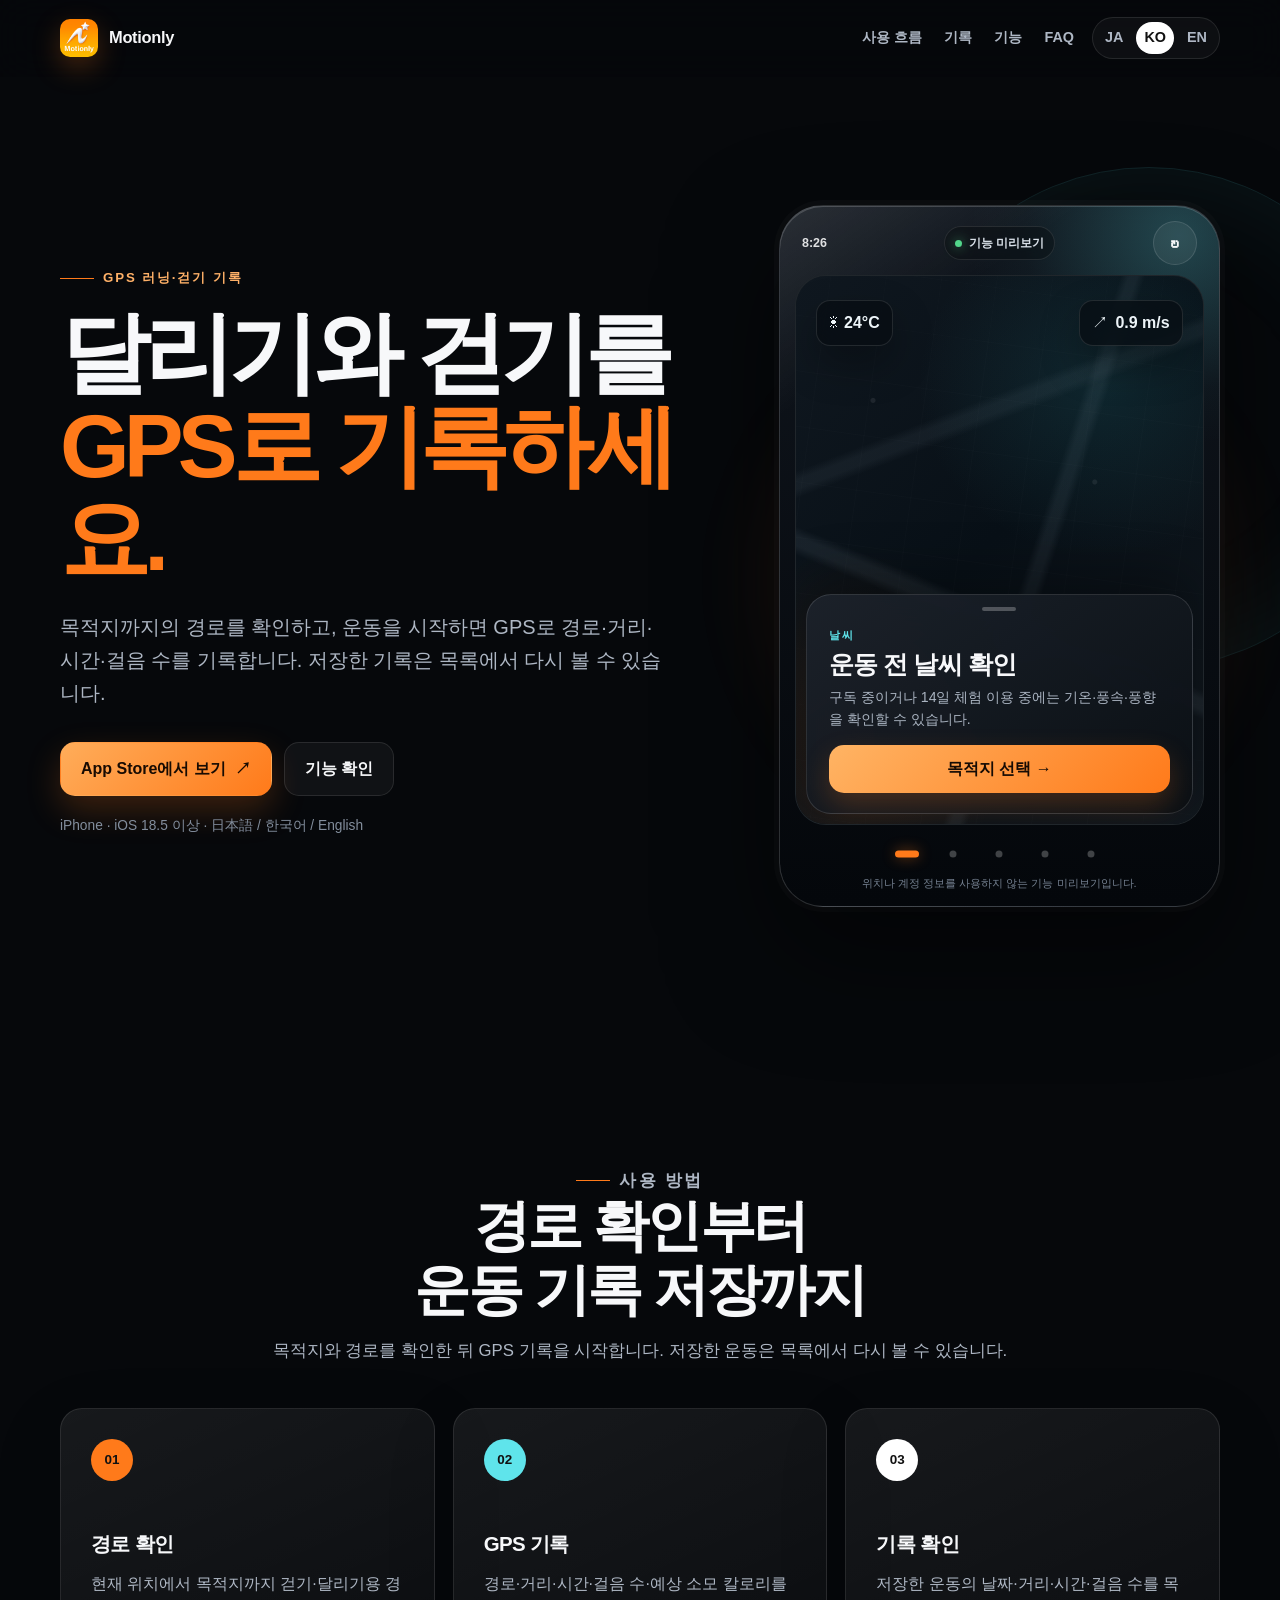
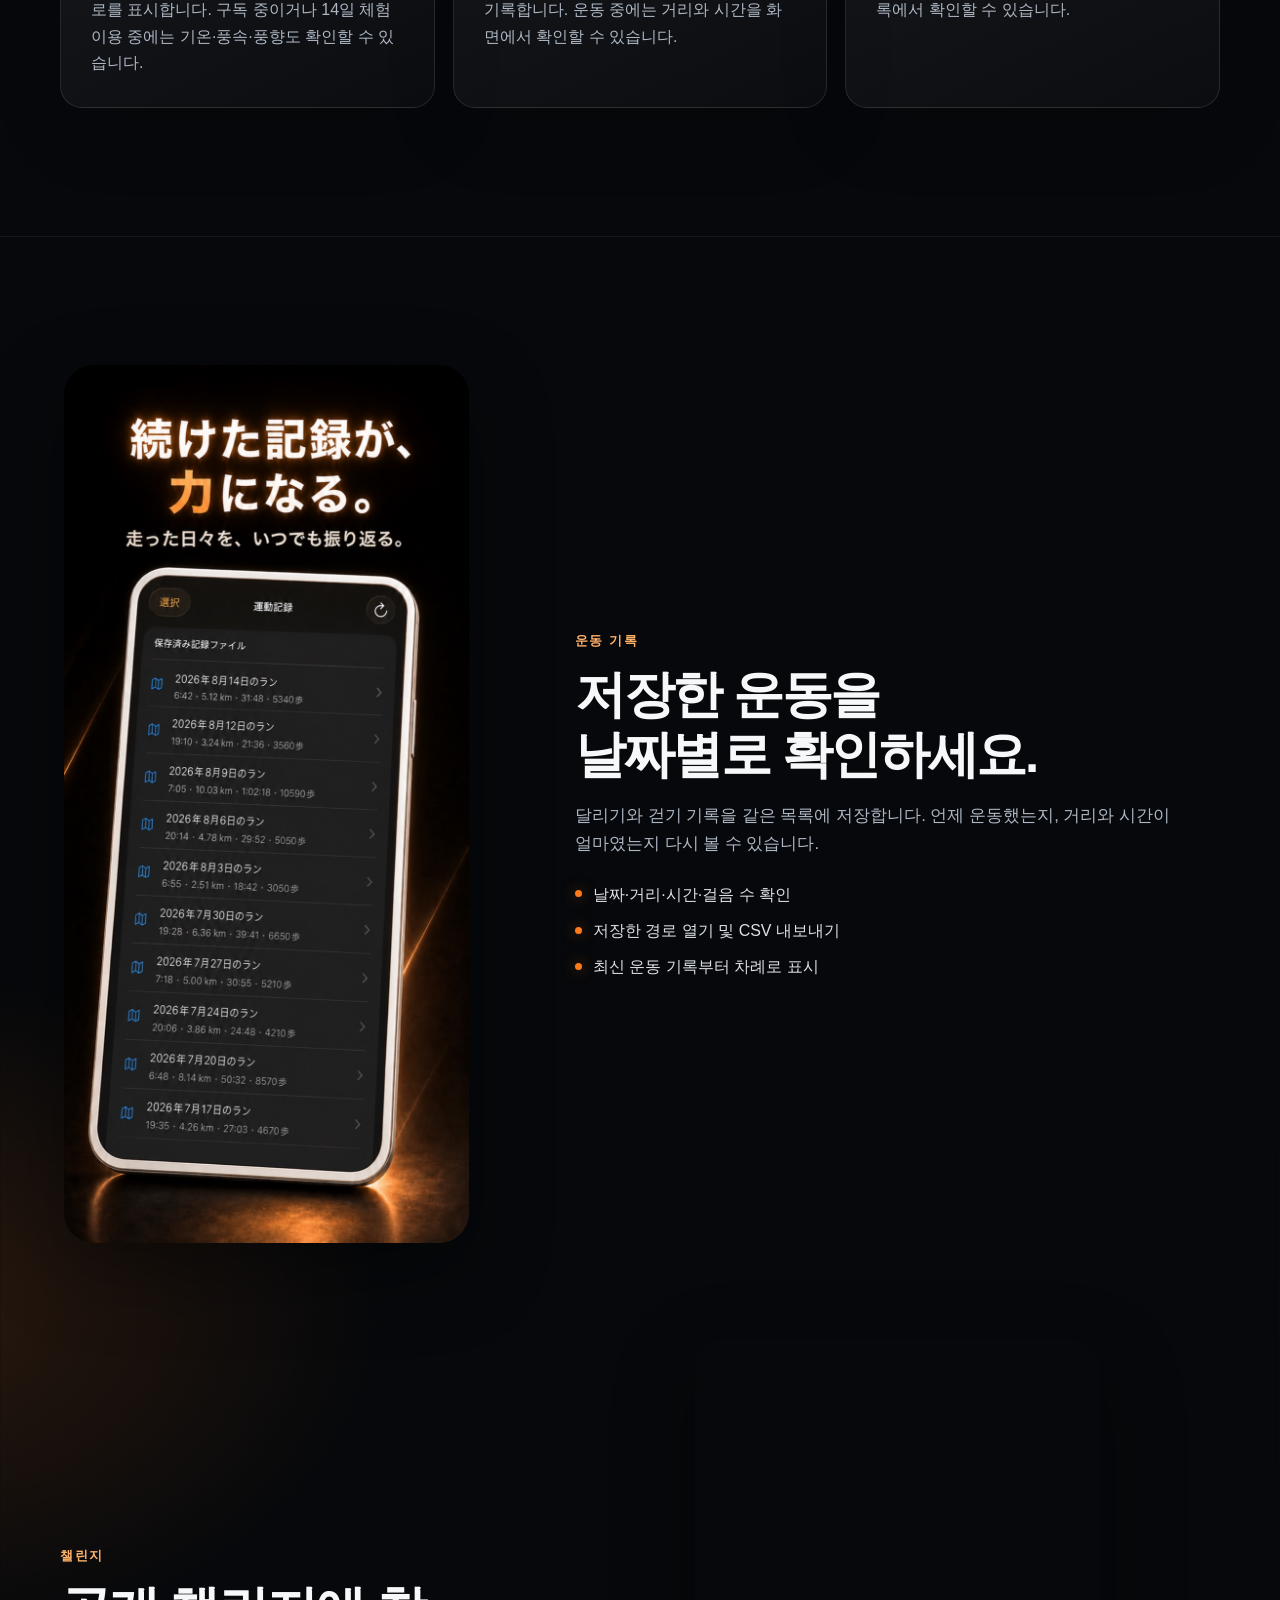
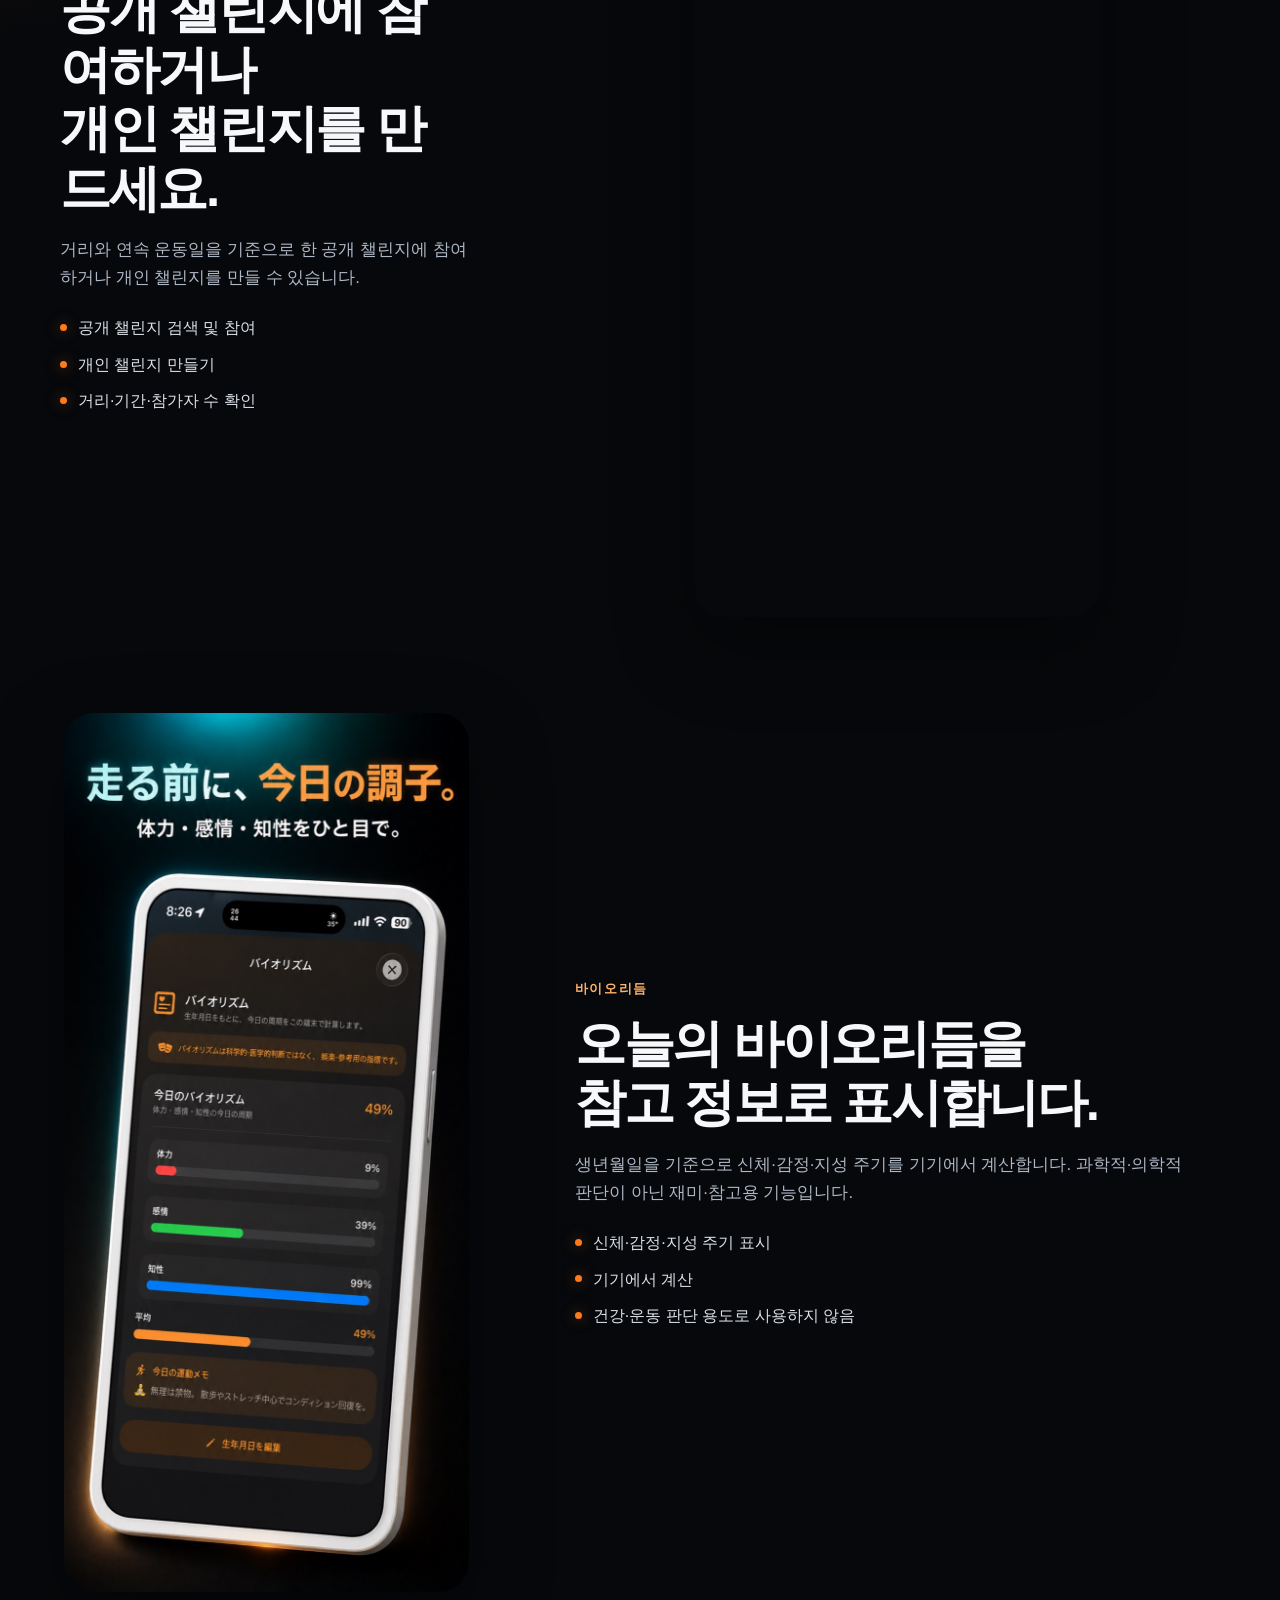
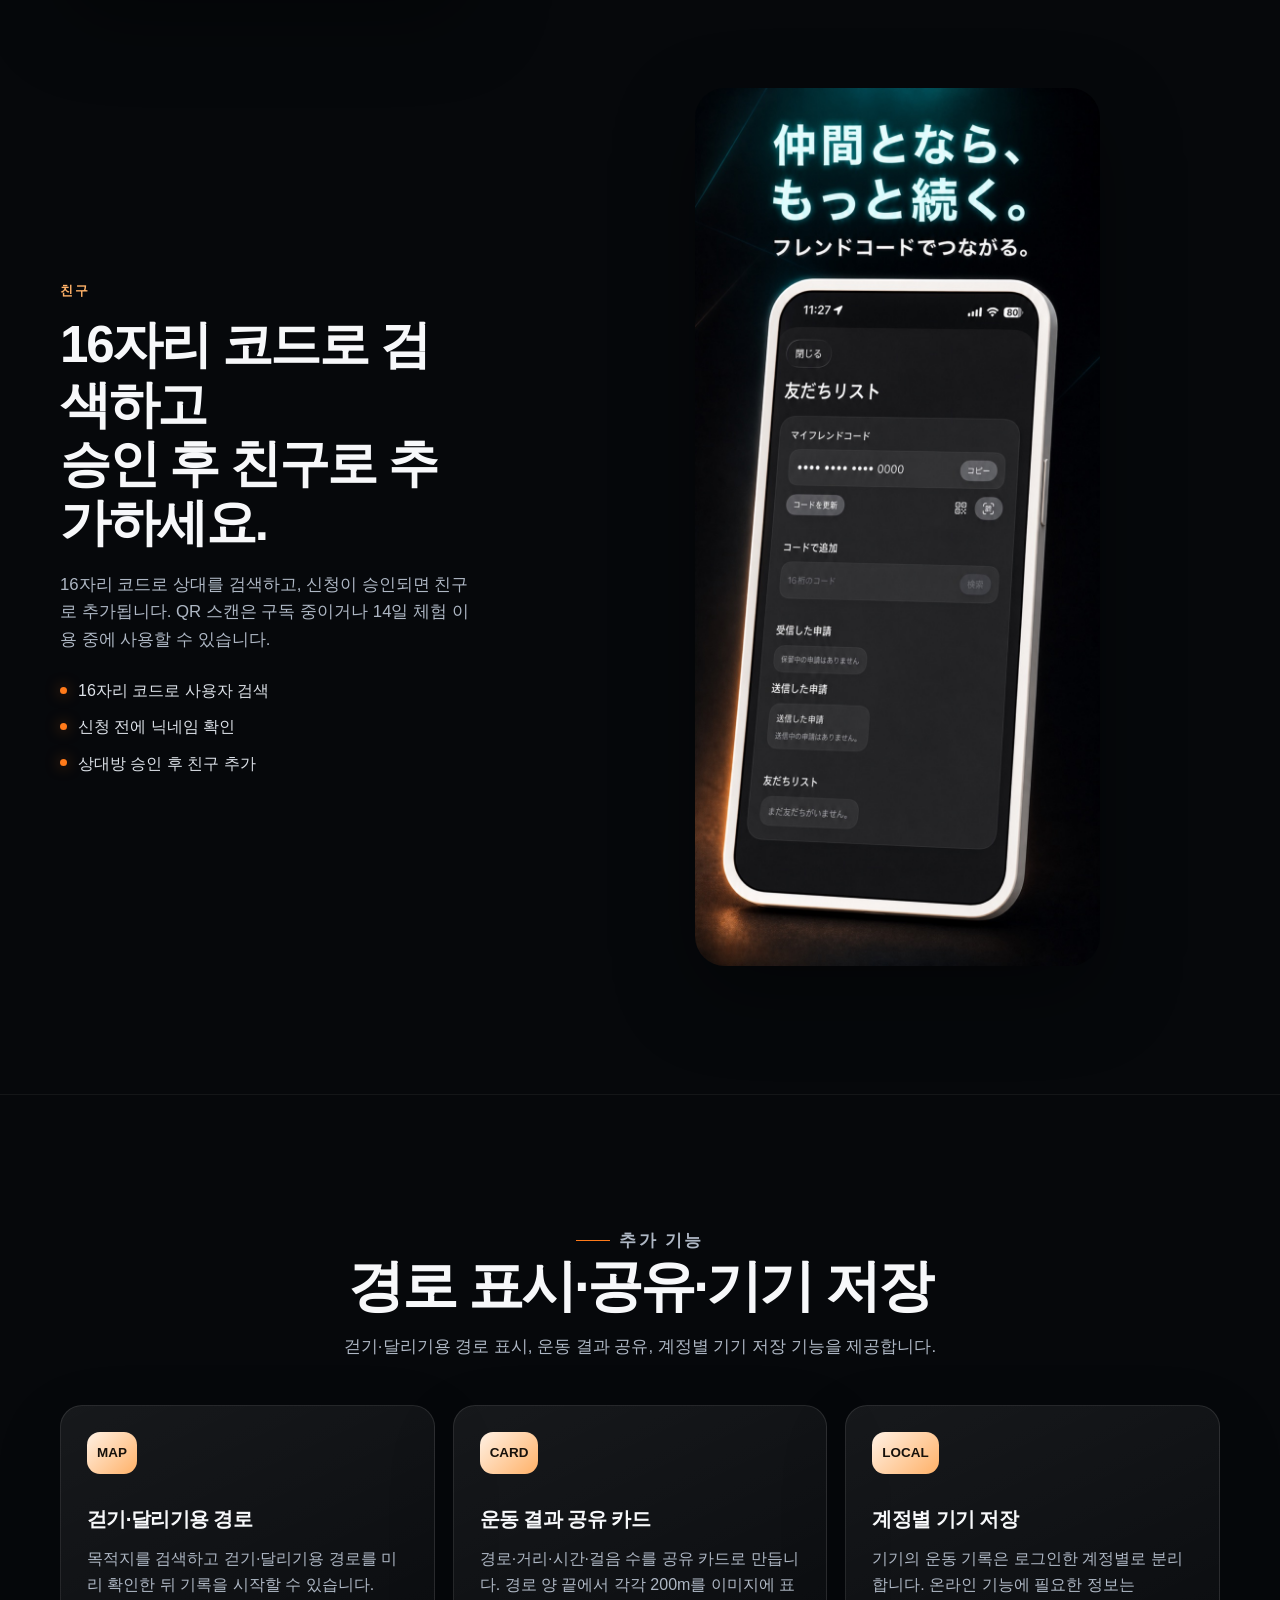
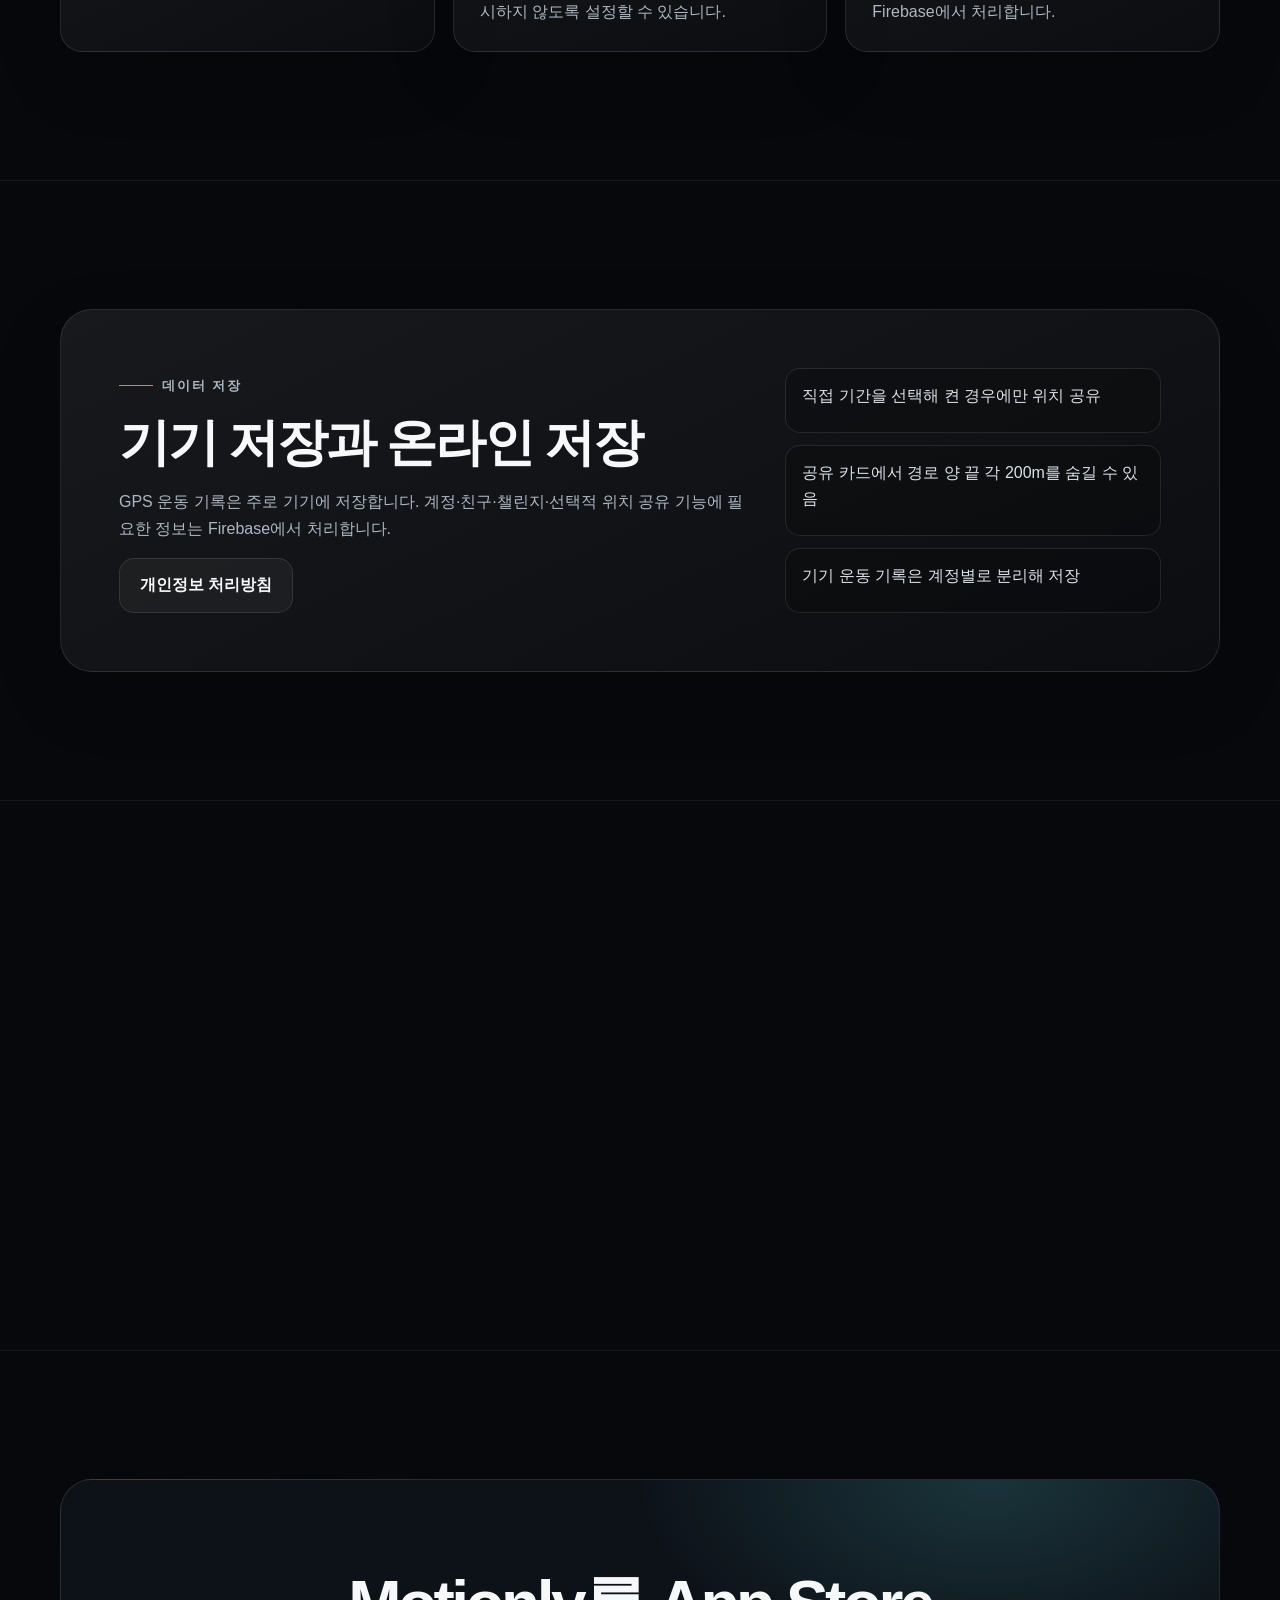
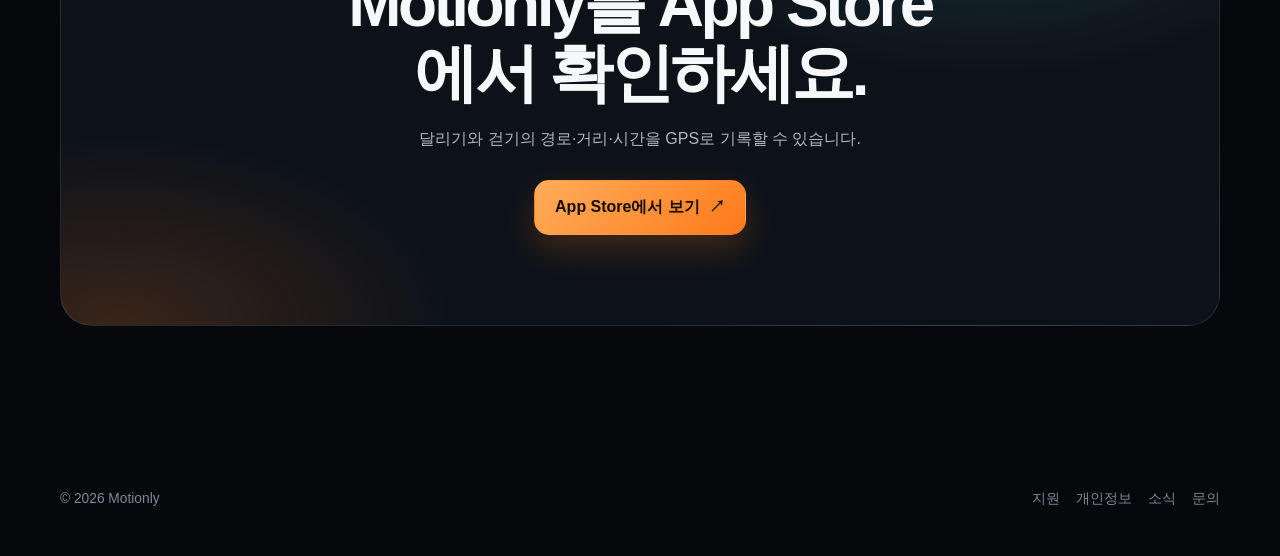
<file: ko.html>
<!doctype html>
<html lang="ko" class="no-js">
<head>
  <meta charset="utf-8">
  <meta name="viewport" content="width=device-width, initial-scale=1">
  <title>Motionly — GPS 러닝·걷기 기록</title>
  <meta name="description" content="목적지까지의 경로를 확인하고 GPS로 거리·시간·걸음 수를 기록할 수 있습니다. 저장한 운동은 목록에서 다시 볼 수 있습니다.">
  <meta name="theme-color" content="#06080b">
  <link rel="canonical" href="https://motionly.net/ko.html">
  <link rel="alternate" hreflang="ja" href="https://motionly.net/">
  <link rel="alternate" hreflang="ko" href="https://motionly.net/ko.html">
  <link rel="alternate" hreflang="en" href="https://motionly.net/en.html">
  <link rel="alternate" hreflang="x-default" href="https://motionly.net/">
  <link rel="icon" href="/assets/app-icon.png" type="image/png">
  <link rel="stylesheet" href="/styles/site.css?v=20260818">
  <link rel="stylesheet" href="/styles/app-demo.css?v=20260820">
  <meta property="og:title" content="Motionly — GPS 러닝·걷기 기록">
  <meta property="og:description" content="목적지까지의 경로를 확인하고 GPS로 거리·시간·걸음 수를 기록할 수 있습니다.">
  <meta property="og:type" content="website">
  <meta property="og:url" content="https://motionly.net/ko.html">
  <meta property="og:site_name" content="Motionly">
  <meta property="og:locale" content="ko_KR">
  <meta name="twitter:card" content="summary">
</head>
<body>
  <a class="skip-link" href="#main">본문으로 이동</a>
  <header class="site-header"><div class="container header-inner">
    <a class="brand" href="/ko.html" aria-label="Motionly 홈"><img src="/assets/app-icon.png" alt="" width="38" height="38"><span>Motionly</span></a>
    <div class="header-actions"><nav class="main-nav" aria-label="주요 메뉴"><a href="#how">사용 흐름</a><a href="#records">기록</a><a href="#features">기능</a><a href="#faq">FAQ</a></nav><nav class="language-nav" aria-label="언어"><a href="/" lang="ja">JA</a><a href="/ko.html" lang="ko" aria-current="page">KO</a><a href="/en.html" lang="en">EN</a></nav></div>
  </div></header>

  <main id="main">
    <section class="container hero">
      <div class="hero-copy reveal"><p class="eyebrow">GPS 러닝·걷기 기록</p><h1>달리기와 걷기를<br><span class="accent-text">GPS로 기록하세요.</span></h1><p class="lead">목적지까지의 경로를 확인하고, 운동을 시작하면 GPS로 경로·거리·시간·걸음 수를 기록합니다. 저장한 기록은 목록에서 다시 볼 수 있습니다.</p><div class="cta-row"><a class="button orange" href="https://apps.apple.com/kr/app/id6752832437" target="_blank" rel="noopener">App Store에서 보기 <span aria-hidden="true">↗</span></a><a class="button secondary" href="#demo">기능 확인</a></div><p class="support-line">iPhone · iOS 18.5 이상 · 日本語 / 한국어 / English</p></div>
      <div id="demo" class="hero-visual hero-demo-visual reveal">
        <div class="app-demo" data-motionly-demo data-demo-locale="ko" data-state="0">
          <p class="sr-only" role="status" aria-live="polite" data-demo-status></p>
          <div class="demo-aurora" aria-hidden="true"></div>
          <div class="demo-topbar">
            <span class="demo-clock" aria-hidden="true">8:26</span>
            <span class="demo-badge"><span class="demo-badge-dot" aria-hidden="true"></span><span data-demo-badge>기능 미리보기</span></span>
            <button class="demo-reset" type="button" data-demo-reset aria-label="데모 처음부터 보기">↻</button>
          </div>
          <div class="demo-canvas">
            <div class="demo-map" aria-hidden="true">
              <span class="map-grid"></span>
              <svg class="demo-route" viewBox="0 0 360 480" focusable="false"><path class="route-shadow" d="M68 414 C112 364 80 304 150 268 S264 240 250 174 S292 102 316 64"></path><path class="route-line" d="M68 414 C112 364 80 304 150 268 S264 240 250 174 S292 102 316 64"></path></svg>
              <span class="route-pin route-pin-start"></span><span class="route-pin route-pin-end"></span>
              <div class="demo-weather weather-temperature"><span aria-hidden="true">☀︎</span><strong>24°C</strong></div>
              <div class="demo-weather weather-wind"><span aria-hidden="true">↗</span><strong>0.9 m/s</strong></div>
              <div class="demo-destination"><span aria-hidden="true">⌖</span><span data-demo-destination>히비야 공원</span><small>1.8 km</small></div>
              <div class="demo-live-metrics"><div><span data-demo-distance>0.00</span><small>km</small></div><div><span data-demo-time>00:00</span><small>시간</small></div><div><span data-demo-steps>0</span><small>걸음 수</small></div></div>
              <div class="demo-summary-card"><span class="demo-card-kicker" data-demo-summary-kicker>이번 주 기록</span><strong data-demo-summary-title>이번 주 운동 3회</strong><div class="demo-summary-stats"><span><b>3</b><small>회</small></span><span><b>8.4</b><small>km</small></span><span><b>52</b><small>분</small></span></div></div>
              <div class="demo-challenge-card"><span class="demo-card-kicker" data-demo-challenge-kicker>챌린지</span><div class="challenge-heading"><span aria-hidden="true">🎯</span><div><strong data-demo-challenge-title>첫 10K</strong><small data-demo-challenge-subtitle>30일 동안 누적 10km.</small></div></div><div class="challenge-meta"><span><b>10 km</b><small>목표</small></span><span><b>30일</b><small>기간</small></span><span><b>공개</b><small>설정</small></span></div></div>
            </div>
            <div class="demo-sheet"><span class="demo-sheet-handle" aria-hidden="true"></span><p class="demo-kicker" data-demo-kicker>날씨</p><h2 data-demo-title>운동 전 날씨 확인</h2><p data-demo-description>구독 중이거나 14일 체험 이용 중에는 기온·풍속·풍향을 확인할 수 있습니다.</p><button class="demo-primary" type="button" data-demo-next>목적지 선택 <span aria-hidden="true">→</span></button></div>
          </div>
          <div class="demo-stepper" role="group" aria-label="데모 화면 선택"><button type="button" data-demo-step="0" aria-label="날씨" aria-current="step"></button><button type="button" data-demo-step="1" aria-label="경로"></button><button type="button" data-demo-step="2" aria-label="운동 기록"></button><button type="button" data-demo-step="3" aria-label="이번 주 기록"></button><button type="button" data-demo-step="4" aria-label="챌린지"></button></div>
          <p class="demo-privacy-note">위치나 계정 정보를 사용하지 않는 기능 미리보기입니다.</p>
        </div>
      </div>
    </section>

    <section id="how" class="section"><div class="container"><div class="section-heading centered reveal"><p class="eyebrow">사용 방법</p><h2>경로 확인부터<br>운동 기록 저장까지</h2><p>목적지와 경로를 확인한 뒤 GPS 기록을 시작합니다. 저장한 운동은 목록에서 다시 볼 수 있습니다.</p></div><div class="steps-grid">
      <article class="step-card reveal"><span class="step-number">01</span><h3>경로 확인</h3><p>현재 위치에서 목적지까지 걷기·달리기용 경로를 표시합니다. 구독 중이거나 14일 체험 이용 중에는 기온·풍속·풍향도 확인할 수 있습니다.</p></article>
      <article class="step-card reveal"><span class="step-number">02</span><h3>GPS 기록</h3><p>경로·거리·시간·걸음 수·예상 소모 칼로리를 기록합니다. 운동 중에는 거리와 시간을 화면에서 확인할 수 있습니다.</p></article>
      <article class="step-card reveal"><span class="step-number">03</span><h3>기록 확인</h3><p>저장한 운동의 날짜·거리·시간·걸음 수를 목록에서 확인할 수 있습니다.</p></article>
    </div></div></section>

    <section id="records" class="section"><div class="container showcase-list">
      <article class="showcase-row"><div class="showcase-media reveal"><img src="/assets/workout-history.jpg" alt="실제 Motionly 일본어 앱의 운동 기록 화면" width="830" height="1800" loading="lazy" decoding="async"></div><div class="showcase-copy reveal"><span class="label">운동 기록</span><h3>저장한 운동을<br>날짜별로 확인하세요.</h3><p>달리기와 걷기 기록을 같은 목록에 저장합니다. 언제 운동했는지, 거리와 시간이 얼마였는지 다시 볼 수 있습니다.</p><ul class="detail-list"><li>날짜·거리·시간·걸음 수 확인</li><li>저장한 경로 열기 및 CSV 내보내기</li><li>최신 운동 기록부터 차례로 표시</li></ul></div></article>
      <article class="showcase-row"><div class="showcase-media reveal"><img src="/assets/challenges.jpg" alt="실제 Motionly 일본어 앱의 챌린지 목록 화면" width="830" height="1800" loading="lazy" decoding="async"></div><div class="showcase-copy reveal"><span class="label">챌린지</span><h3>공개 챌린지에 참여하거나<br>개인 챌린지를 만드세요.</h3><p>거리와 연속 운동일을 기준으로 한 공개 챌린지에 참여하거나 개인 챌린지를 만들 수 있습니다.</p><ul class="detail-list"><li>공개 챌린지 검색 및 참여</li><li>개인 챌린지 만들기</li><li>거리·기간·참가자 수 확인</li></ul></div></article>
      <article class="showcase-row"><div class="showcase-media reveal"><img src="/assets/biorhythm.jpg" alt="실제 Motionly 일본어 앱의 바이오리듬 화면" width="830" height="1800" loading="lazy" decoding="async"></div><div class="showcase-copy reveal"><span class="label">바이오리듬</span><h3>오늘의 바이오리듬을<br>참고 정보로 표시합니다.</h3><p>생년월일을 기준으로 신체·감정·지성 주기를 기기에서 계산합니다. 과학적·의학적 판단이 아닌 재미·참고용 기능입니다.</p><ul class="detail-list"><li>신체·감정·지성 주기 표시</li><li>기기에서 계산</li><li>건강·운동 판단 용도로 사용하지 않음</li></ul></div></article>
      <article class="showcase-row"><div class="showcase-media reveal"><img src="/assets/friends.jpg" alt="친구 코드를 가린 실제 Motionly 일본어 앱 화면" width="830" height="1800" loading="lazy" decoding="async"></div><div class="showcase-copy reveal"><span class="label">친구</span><h3>16자리 코드로 검색하고<br>승인 후 친구로 추가하세요.</h3><p>16자리 코드로 상대를 검색하고, 신청이 승인되면 친구로 추가됩니다. QR 스캔은 구독 중이거나 14일 체험 이용 중에 사용할 수 있습니다.</p><ul class="detail-list"><li>16자리 코드로 사용자 검색</li><li>신청 전에 닉네임 확인</li><li>상대방 승인 후 친구 추가</li></ul></div></article>
    </div></section>

    <section id="features" class="section"><div class="container"><div class="section-heading centered reveal"><p class="eyebrow">추가 기능</p><h2>경로 표시·공유·기기 저장</h2><p>걷기·달리기용 경로 표시, 운동 결과 공유, 계정별 기기 저장 기능을 제공합니다.</p></div><div class="feature-grid">
      <article class="feature-card reveal"><span class="feature-icon">MAP</span><h3>걷기·달리기용 경로</h3><p>목적지를 검색하고 걷기·달리기용 경로를 미리 확인한 뒤 기록을 시작할 수 있습니다.</p></article>
      <article class="feature-card reveal"><span class="feature-icon">CARD</span><h3>운동 결과 공유 카드</h3><p>경로·거리·시간·걸음 수를 공유 카드로 만듭니다. 경로 양 끝에서 각각 200m를 이미지에 표시하지 않도록 설정할 수 있습니다.</p></article>
      <article class="feature-card reveal"><span class="feature-icon">LOCAL</span><h3>계정별 기기 저장</h3><p>기기의 운동 기록은 로그인한 계정별로 분리합니다. 온라인 기능에 필요한 정보는 Firebase에서 처리합니다.</p></article>
    </div></div></section>

    <section class="section"><div class="container"><div class="privacy-panel reveal"><div><p class="eyebrow">데이터 저장</p><h2>기기 저장과 온라인 저장</h2><p>GPS 운동 기록은 주로 기기에 저장합니다. 계정·친구·챌린지·선택적 위치 공유 기능에 필요한 정보는 Firebase에서 처리합니다.</p><a class="button secondary" href="/privacy-ko.html">개인정보 처리방침</a></div><ul class="privacy-points"><li>직접 기간을 선택해 켠 경우에만 위치 공유</li><li>공유 카드에서 경로 양 끝 각 200m를 숨길 수 있음</li><li>기기 운동 기록은 계정별로 분리해 저장</li></ul></div></div></section>

    <section id="faq" class="section"><div class="container"><div class="section-heading centered reveal"><p class="eyebrow">FAQ</p><h2>자주 묻는 질문</h2></div><div class="faq-grid">
      <details class="faq-card reveal"><summary>어떤 사람을 위한 앱인가요?</summary><p>처음 달리는 사람, 오랜만에 다시 시작하는 사람, 짧은 러닝이나 걷기를 간단히 기록하고 싶은 사람을 위한 앱입니다.</p></details>
      <details class="faq-card reveal"><summary>모든 기능이 무료인가요?</summary><p>GPS 기록 같은 기본 기능이 있습니다. 일부 기능은 구독 중이거나 14일 체험 이용 중에 사용할 수 있습니다. 가격과 이용 조건은 App Store 및 앱 내 구매 화면에서 확인하세요.</p></details>
      <details class="faq-card reveal"><summary>운동을 시작하면 위치가 자동 공유되나요?</summary><p>아닙니다. 위치 공유는 자동으로 켜지지 않으며 직접 공유 기간을 선택한 경우에만 전송됩니다.</p></details>
      <details class="faq-card reveal"><summary>바이오리듬을 건강 판단에 쓸 수 있나요?</summary><p>아닙니다. 재미·참고용 콘텐츠이며 의료·건강·운동 강도 판단의 근거로 사용하면 안 됩니다.</p></details>
    </div></div></section>

    <section class="section"><div class="container final-cta reveal"><h2>Motionly를 App Store에서 확인하세요.</h2><p>달리기와 걷기의 경로·거리·시간을 GPS로 기록할 수 있습니다.</p><div class="cta-row" style="justify-content:center"><a class="button orange" href="https://apps.apple.com/kr/app/id6752832437" target="_blank" rel="noopener">App Store에서 보기 <span aria-hidden="true">↗</span></a></div></div></section>
  </main>

  <footer class="site-footer"><div class="container footer-inner"><span>© <span data-current-year>2026</span> Motionly</span><nav class="footer-links" aria-label="하단 메뉴"><a href="/support.html#ko">지원</a><a href="/privacy-ko.html">개인정보</a><a href="/news.html?lang=ko">소식</a><a href="mailto:sposedon0@gmail.com">문의</a></nav></div></footer>
  <script src="/scripts/site.js?v=20260818" defer></script>
  <script src="/scripts/app-demo.js?v=20260821" defer></script>
</body>
</html>
</file>
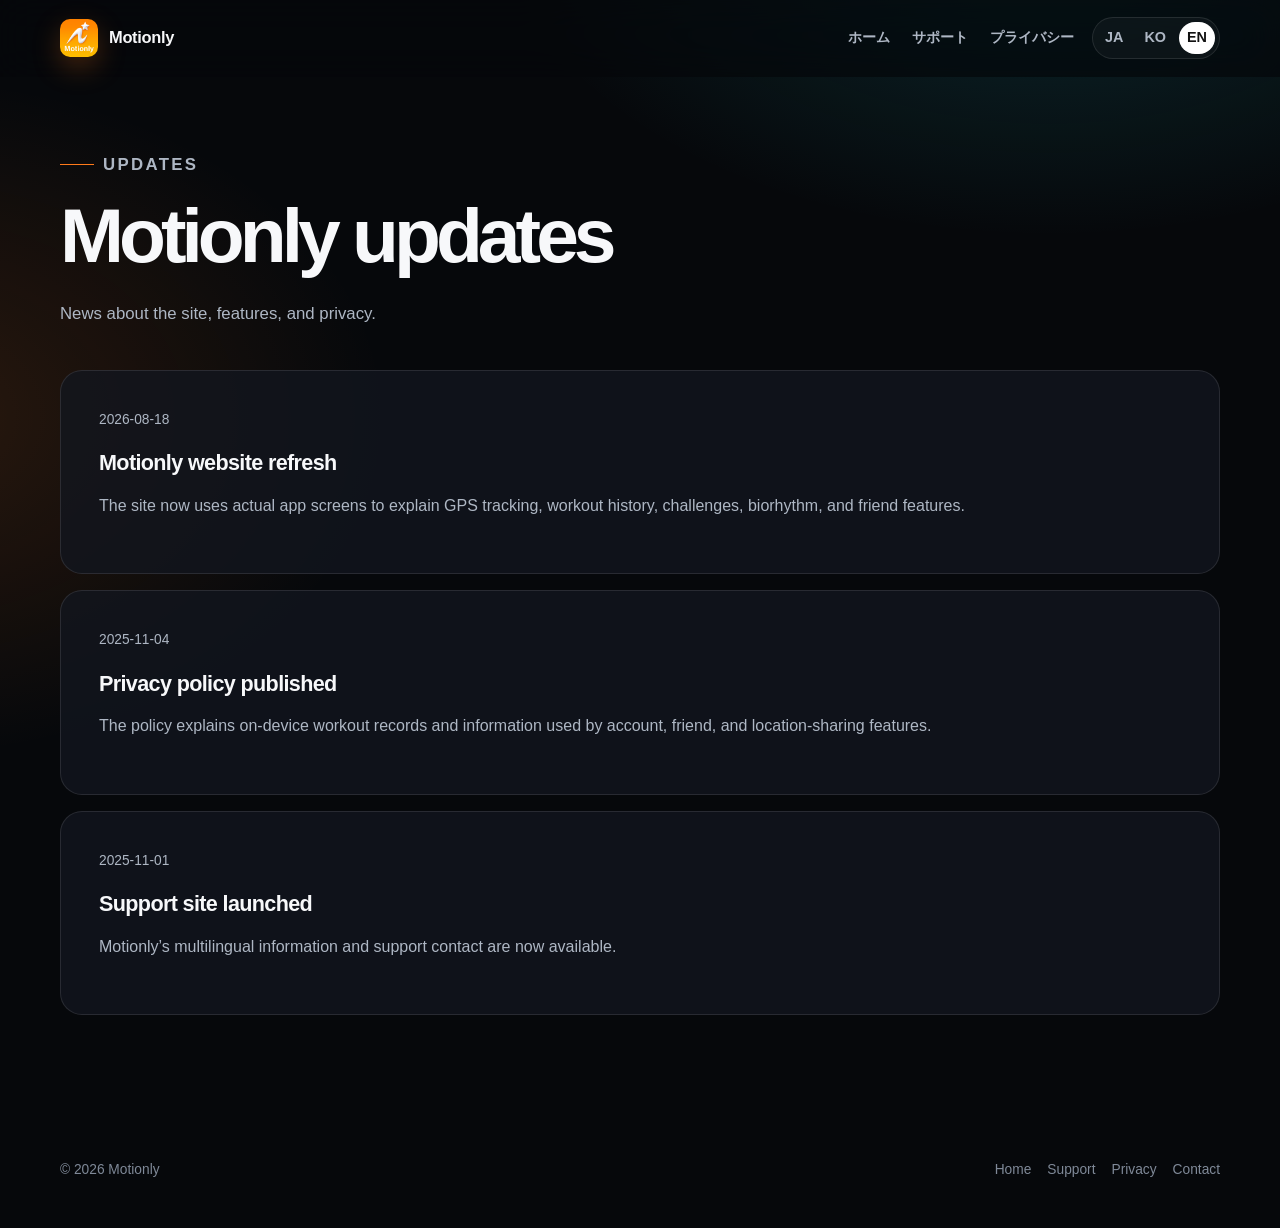
<file: news.html>
<!doctype html>
<html lang="ja" class="no-js">
<head>
  <meta charset="utf-8">
  <meta name="viewport" content="width=device-width, initial-scale=1">
  <title>お知らせ — Motionly</title>
  <meta name="description" content="Motionlyからのお知らせと更新情報。">
  <meta name="theme-color" content="#06080b">
  <link rel="canonical" href="https://motionly.net/news.html">
  <link rel="icon" href="/assets/app-icon.png" type="image/png">
  <link rel="stylesheet" href="/styles/site.css?v=20260818">
</head>
<body>
  <a class="skip-link" href="#main">本文へ移動</a>
  <header class="site-header"><div class="container header-inner">
    <a class="brand" href="/" aria-label="Motionly ホーム"><img src="/assets/app-icon.png" alt="" width="38" height="38"><span>Motionly</span></a>
    <div class="header-actions"><nav class="main-nav" aria-label="メインナビゲーション"><a href="/">ホーム</a><a href="/support.html">サポート</a><a href="/privacy.html" data-privacy-link>プライバシー</a></nav><nav class="language-nav" aria-label="表示言語"><a href="?lang=ja" data-news-lang="ja">JA</a><a href="?lang=ko" data-news-lang="ko">KO</a><a href="?lang=en" data-news-lang="en">EN</a></nav></div>
  </div></header>

  <main id="main" class="container subpage-main">
    <div class="subpage-hero reveal"><p class="eyebrow">Updates</p><h1 data-news-heading>Motionlyからのお知らせ</h1><p data-news-intro>サイト、機能、プライバシーに関する更新をお知らせします。</p></div>
    <div id="news-list" class="update-list" aria-live="polite"><article class="update-card"><h2>読み込み中…</h2></article></div>
    <noscript><p class="legal-note">お知らせを表示するにはJavaScriptを有効にしてください。 / JavaScript is required to load updates.</p></noscript>
  </main>

  <footer class="site-footer"><div class="container footer-inner"><span>© <span data-current-year>2026</span> Motionly</span><nav class="footer-links" aria-label="Footer"><a href="/">Home</a><a href="/support.html">Support</a><a href="/privacy.html" data-privacy-link>Privacy</a><a href="mailto:sposedon0@gmail.com">Contact</a></nav></div></footer>
  <script src="/scripts/site.js?v=20260818" defer></script>
  <script src="/scripts/news.js?v=20260818" defer></script>
</body>
</html>
</file>
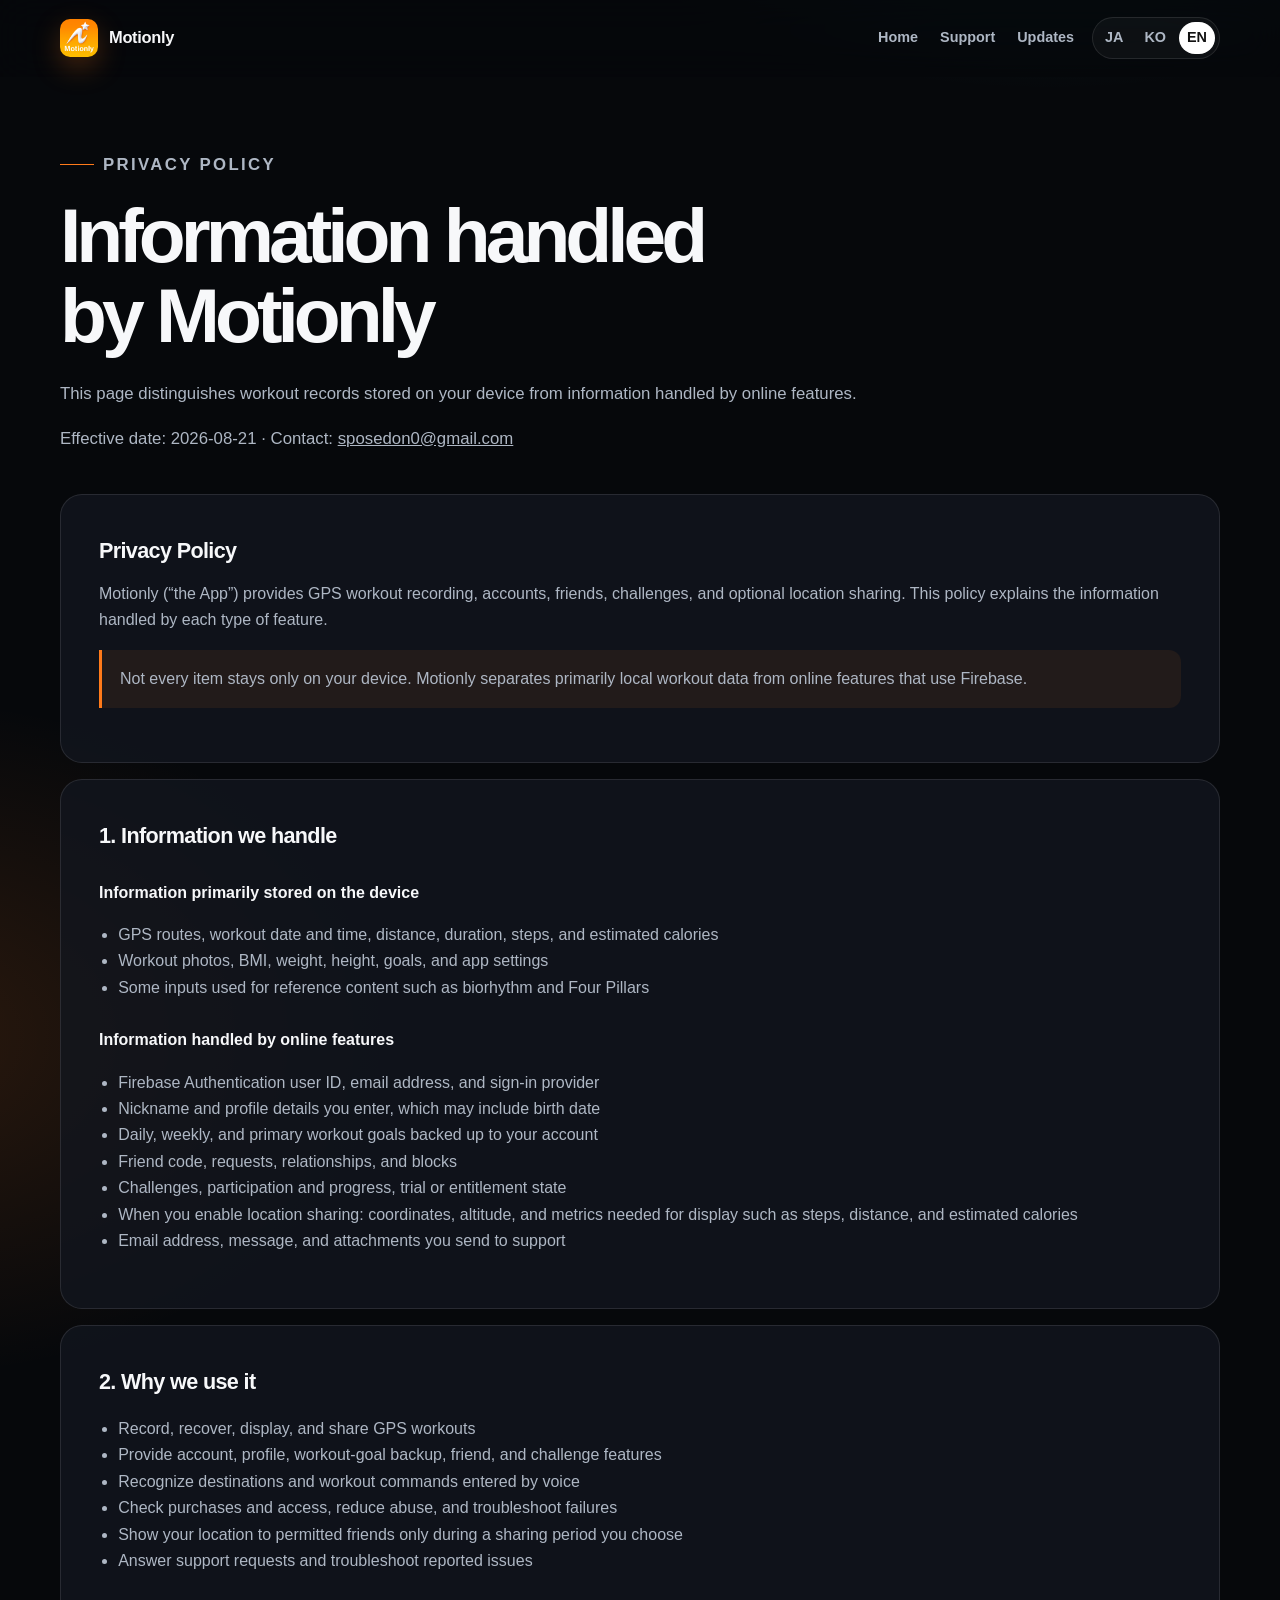
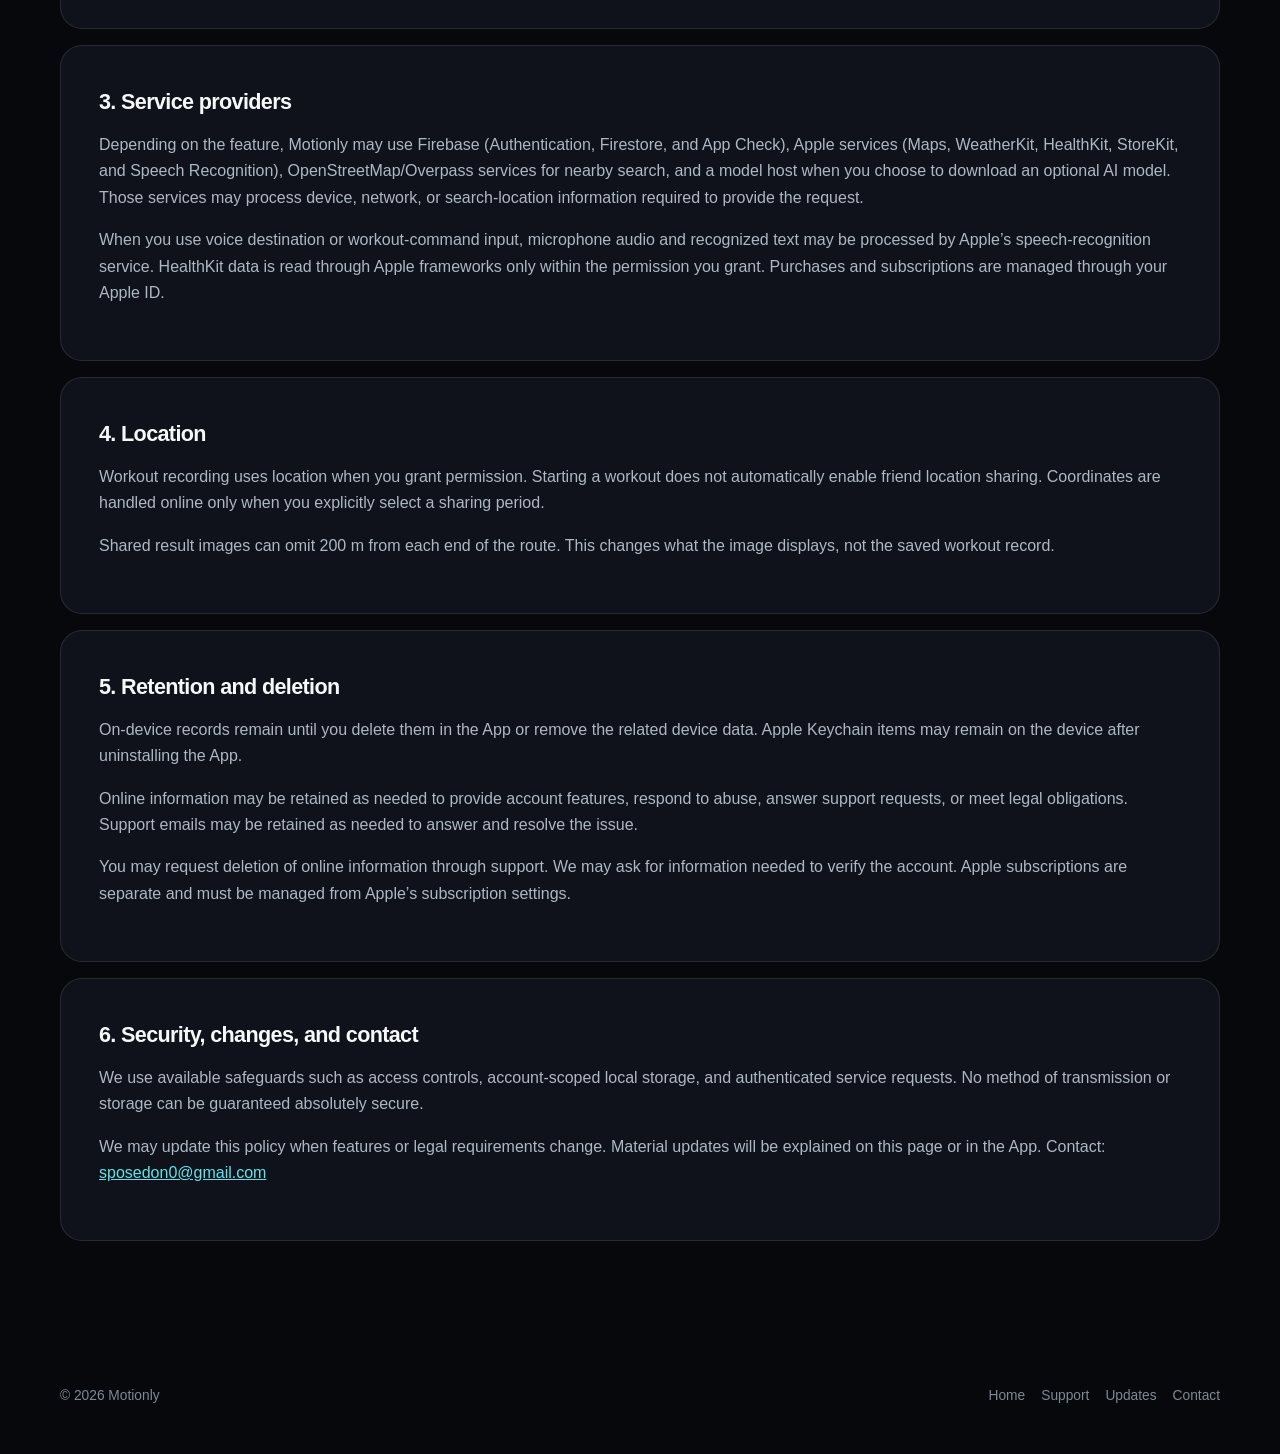
<file: privacy-en.html>
<!doctype html>
<html lang="en" class="no-js">
<head>
  <meta charset="utf-8">
  <meta name="viewport" content="width=device-width, initial-scale=1">
  <title>Privacy Policy — Motionly</title>
  <meta name="description" content="Learn how Motionly handles on-device records and information used by online features.">
  <meta name="theme-color" content="#06080b">
  <link rel="canonical" href="https://motionly.net/privacy-en.html">
  <link rel="alternate" hreflang="ja" href="https://motionly.net/privacy.html">
  <link rel="alternate" hreflang="ko" href="https://motionly.net/privacy-ko.html">
  <link rel="alternate" hreflang="en" href="https://motionly.net/privacy-en.html">
  <link rel="alternate" hreflang="x-default" href="https://motionly.net/privacy.html">
  <link rel="icon" href="/assets/app-icon.png" type="image/png">
  <link rel="stylesheet" href="/styles/site.css?v=20260818">
  <meta property="og:title" content="Privacy Policy — Motionly">
  <meta property="og:description" content="Learn how Motionly handles on-device records and information used by online features.">
  <meta property="og:type" content="website">
  <meta property="og:url" content="https://motionly.net/privacy-en.html">
  <meta property="og:locale" content="en_US">
</head>
<body>
  <a class="skip-link" href="#main">Skip to content</a>
  <header class="site-header"><div class="container header-inner">
    <a class="brand" href="/en.html" aria-label="Motionly home"><img src="/assets/app-icon.png" alt="" width="38" height="38"><span>Motionly</span></a>
    <div class="header-actions"><nav class="main-nav" aria-label="Main navigation"><a href="/en.html">Home</a><a href="/support.html#en">Support</a><a href="/news.html?lang=en">Updates</a></nav><nav class="language-nav" aria-label="Privacy policy language"><a href="/privacy.html" lang="ja">JA</a><a href="/privacy-ko.html" lang="ko">KO</a><a class="active" href="/privacy-en.html" lang="en" aria-current="page">EN</a></nav></div>
  </div></header>

  <main id="main" class="container subpage-main">
    <div class="subpage-hero reveal"><p class="eyebrow">Privacy policy</p><h1>Information handled<br>by Motionly</h1><p>This page distinguishes workout records stored on your device from information handled by online features.</p><p class="meta-line">Effective date: 2026-08-21 · Contact: <a href="mailto:sposedon0@gmail.com">sposedon0@gmail.com</a></p></div>

    <section class="legal-stack" aria-labelledby="policy-title">
      <article class="legal-card reveal"><h2 id="policy-title">Privacy Policy</h2><p>Motionly (“the App”) provides GPS workout recording, accounts, friends, challenges, and optional location sharing. This policy explains the information handled by each type of feature.</p><p class="legal-note">Not every item stays only on your device. Motionly separates primarily local workout data from online features that use Firebase.</p></article>
      <article class="legal-card reveal"><h2>1. Information we handle</h2><h3>Information primarily stored on the device</h3><ul><li>GPS routes, workout date and time, distance, duration, steps, and estimated calories</li><li>Workout photos, BMI, weight, height, goals, and app settings</li><li>Some inputs used for reference content such as biorhythm and Four Pillars</li></ul><h3>Information handled by online features</h3><ul><li>Firebase Authentication user ID, email address, and sign-in provider</li><li>Nickname and profile details you enter, which may include birth date</li><li>Daily, weekly, and primary workout goals backed up to your account</li><li>Friend code, requests, relationships, and blocks</li><li>Challenges, participation and progress, trial or entitlement state</li><li>When you enable location sharing: coordinates, altitude, and metrics needed for display such as steps, distance, and estimated calories</li><li>Email address, message, and attachments you send to support</li></ul></article>
      <article class="legal-card reveal"><h2>2. Why we use it</h2><ul><li>Record, recover, display, and share GPS workouts</li><li>Provide account, profile, workout-goal backup, friend, and challenge features</li><li>Recognize destinations and workout commands entered by voice</li><li>Check purchases and access, reduce abuse, and troubleshoot failures</li><li>Show your location to permitted friends only during a sharing period you choose</li><li>Answer support requests and troubleshoot reported issues</li></ul></article>
      <article class="legal-card reveal"><h2>3. Service providers</h2><p>Depending on the feature, Motionly may use Firebase (Authentication, Firestore, and App Check), Apple services (Maps, WeatherKit, HealthKit, StoreKit, and Speech Recognition), OpenStreetMap/Overpass services for nearby search, and a model host when you choose to download an optional AI model. Those services may process device, network, or search-location information required to provide the request.</p><p>When you use voice destination or workout-command input, microphone audio and recognized text may be processed by Apple’s speech-recognition service. HealthKit data is read through Apple frameworks only within the permission you grant. Purchases and subscriptions are managed through your Apple ID.</p></article>
      <article class="legal-card reveal"><h2>4. Location</h2><p>Workout recording uses location when you grant permission. Starting a workout does not automatically enable friend location sharing. Coordinates are handled online only when you explicitly select a sharing period.</p><p>Shared result images can omit 200 m from each end of the route. This changes what the image displays, not the saved workout record.</p></article>
      <article class="legal-card reveal"><h2>5. Retention and deletion</h2><p>On-device records remain until you delete them in the App or remove the related device data. Apple Keychain items may remain on the device after uninstalling the App.</p><p>Online information may be retained as needed to provide account features, respond to abuse, answer support requests, or meet legal obligations. Support emails may be retained as needed to answer and resolve the issue.</p><p>You may request deletion of online information through support. We may ask for information needed to verify the account. Apple subscriptions are separate and must be managed from Apple’s subscription settings.</p></article>
      <article class="legal-card reveal"><h2>6. Security, changes, and contact</h2><p>We use available safeguards such as access controls, account-scoped local storage, and authenticated service requests. No method of transmission or storage can be guaranteed absolutely secure.</p><p>We may update this policy when features or legal requirements change. Material updates will be explained on this page or in the App. Contact: <a href="mailto:sposedon0@gmail.com">sposedon0@gmail.com</a></p></article>
    </section>
  </main>

  <footer class="site-footer"><div class="container footer-inner"><span>© <span data-current-year>2026</span> Motionly</span><nav class="footer-links" aria-label="Footer"><a href="/en.html">Home</a><a href="/support.html#en">Support</a><a href="/news.html?lang=en">Updates</a><a href="mailto:sposedon0@gmail.com">Contact</a></nav></div></footer>
  <script src="/scripts/site.js?v=20260818" defer></script>
</body>
</html>
</file>
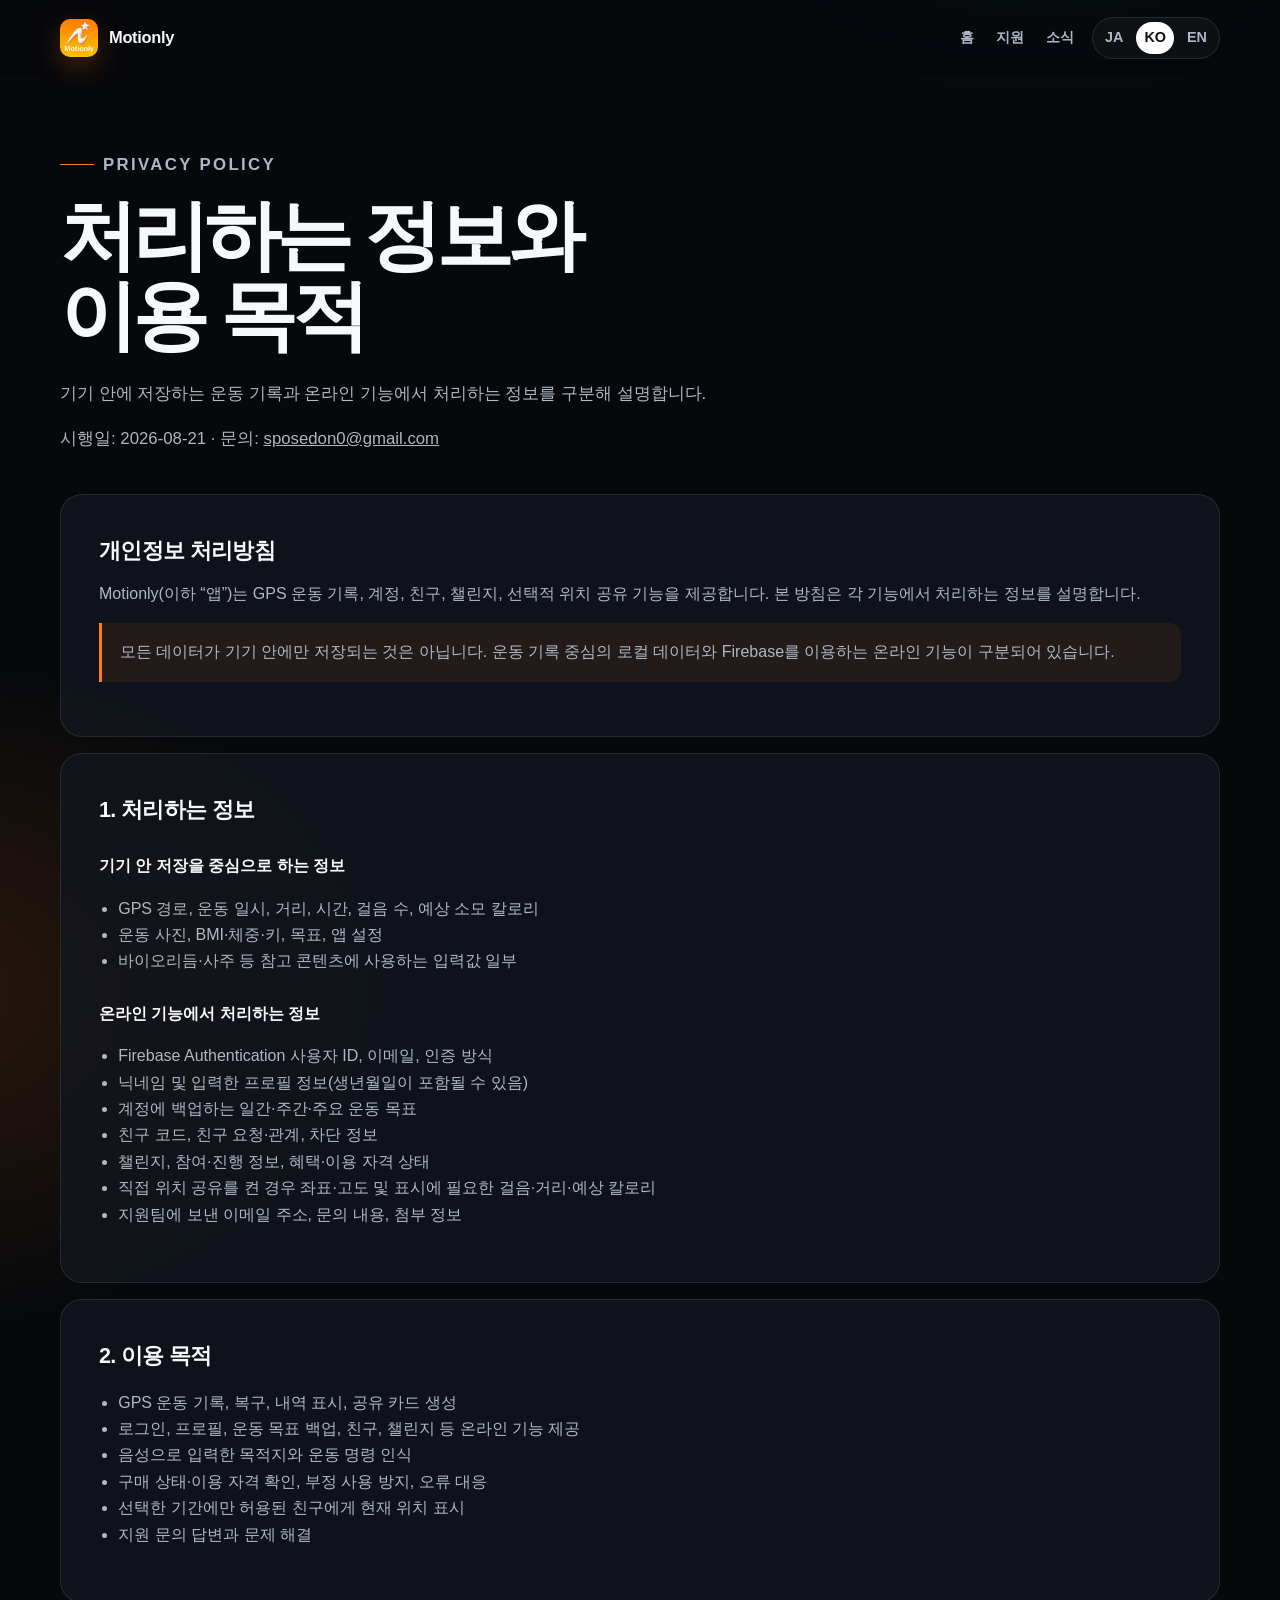
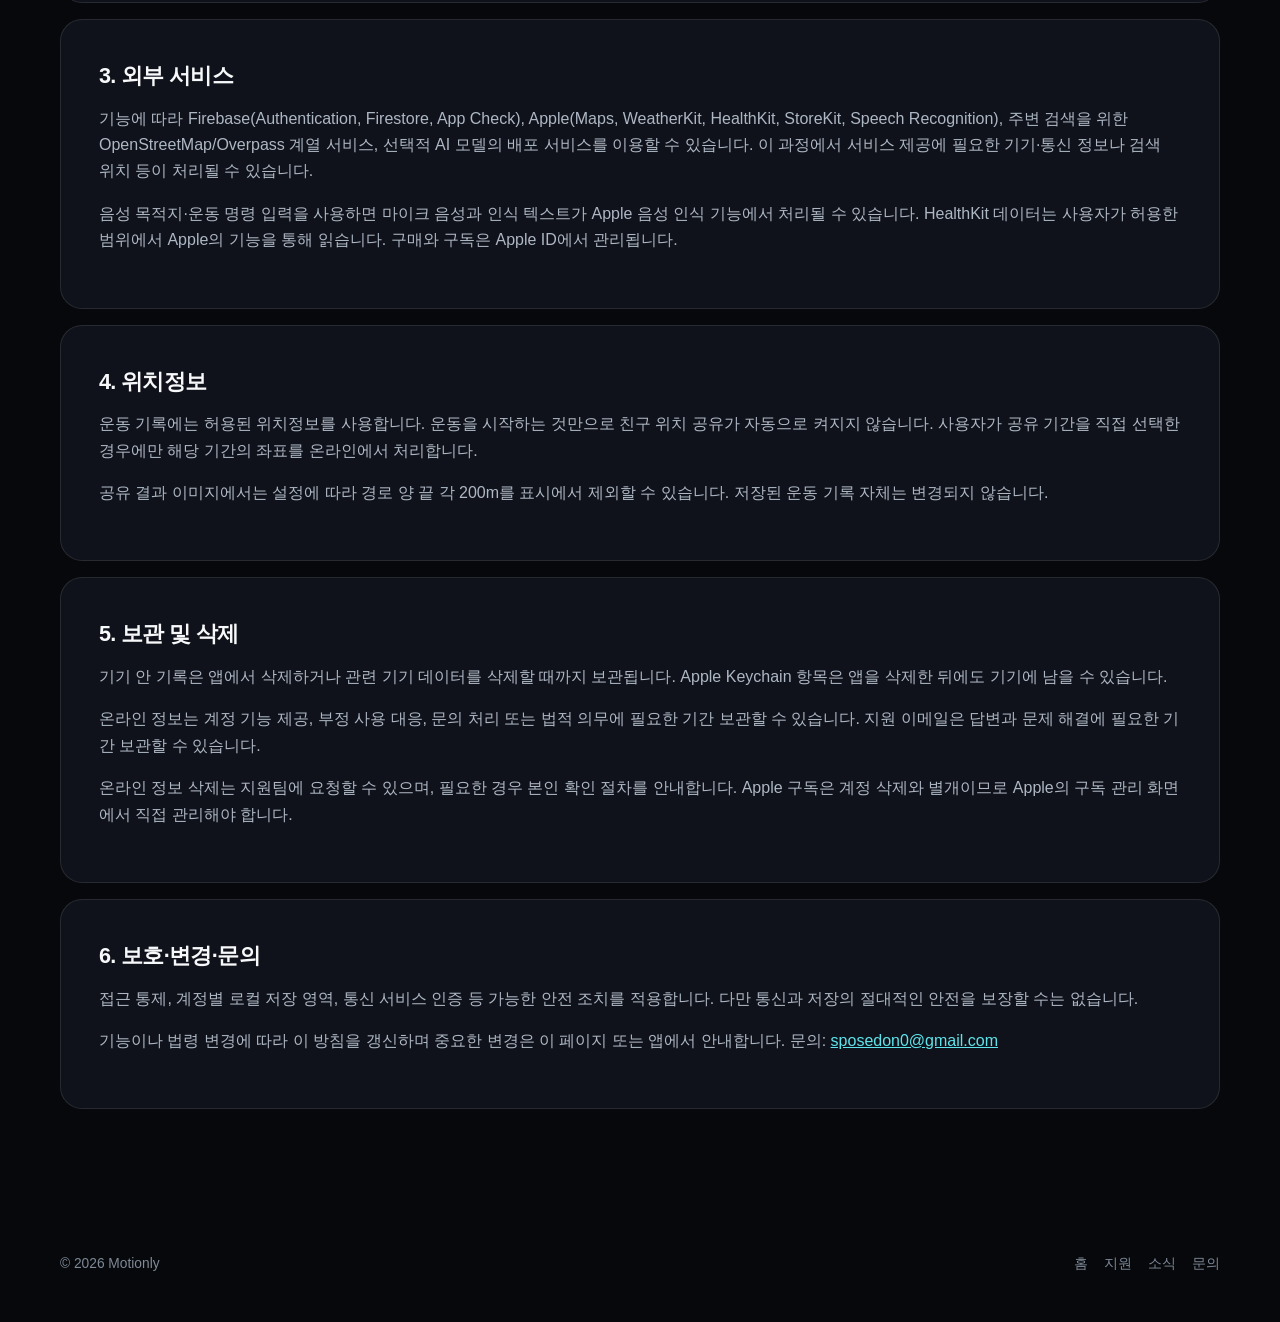
<file: privacy-ko.html>
<!doctype html>
<html lang="ko" class="no-js">
<head>
  <meta charset="utf-8">
  <meta name="viewport" content="width=device-width, initial-scale=1">
  <title>개인정보 처리방침 — Motionly</title>
  <meta name="description" content="Motionly가 기기 안 기록과 온라인 기능에서 처리하는 정보를 설명합니다.">
  <meta name="theme-color" content="#06080b">
  <link rel="canonical" href="https://motionly.net/privacy-ko.html">
  <link rel="alternate" hreflang="ja" href="https://motionly.net/privacy.html">
  <link rel="alternate" hreflang="ko" href="https://motionly.net/privacy-ko.html">
  <link rel="alternate" hreflang="en" href="https://motionly.net/privacy-en.html">
  <link rel="alternate" hreflang="x-default" href="https://motionly.net/privacy.html">
  <link rel="icon" href="/assets/app-icon.png" type="image/png">
  <link rel="stylesheet" href="/styles/site.css?v=20260818">
  <meta property="og:title" content="개인정보 처리방침 — Motionly">
  <meta property="og:description" content="Motionly가 기기 안 기록과 온라인 기능에서 처리하는 정보를 설명합니다.">
  <meta property="og:type" content="website">
  <meta property="og:url" content="https://motionly.net/privacy-ko.html">
  <meta property="og:locale" content="ko_KR">
</head>
<body>
  <a class="skip-link" href="#main">본문으로 이동</a>
  <header class="site-header"><div class="container header-inner">
    <a class="brand" href="/ko.html" aria-label="Motionly 홈"><img src="/assets/app-icon.png" alt="" width="38" height="38"><span>Motionly</span></a>
    <div class="header-actions"><nav class="main-nav" aria-label="주요 메뉴"><a href="/ko.html">홈</a><a href="/support.html#ko">지원</a><a href="/news.html?lang=ko">소식</a></nav><nav class="language-nav" aria-label="개인정보 처리방침 언어"><a href="/privacy.html" lang="ja">JA</a><a class="active" href="/privacy-ko.html" lang="ko" aria-current="page">KO</a><a href="/privacy-en.html" lang="en">EN</a></nav></div>
  </div></header>

  <main id="main" class="container subpage-main">
    <div class="subpage-hero reveal"><p class="eyebrow">Privacy policy</p><h1>처리하는 정보와<br>이용 목적</h1><p>기기 안에 저장하는 운동 기록과 온라인 기능에서 처리하는 정보를 구분해 설명합니다.</p><p class="meta-line">시행일: 2026-08-21 · 문의: <a href="mailto:sposedon0@gmail.com">sposedon0@gmail.com</a></p></div>

    <section class="legal-stack" aria-labelledby="policy-title">
      <article class="legal-card reveal"><h2 id="policy-title">개인정보 처리방침</h2><p>Motionly(이하 “앱”)는 GPS 운동 기록, 계정, 친구, 챌린지, 선택적 위치 공유 기능을 제공합니다. 본 방침은 각 기능에서 처리하는 정보를 설명합니다.</p><p class="legal-note">모든 데이터가 기기 안에만 저장되는 것은 아닙니다. 운동 기록 중심의 로컬 데이터와 Firebase를 이용하는 온라인 기능이 구분되어 있습니다.</p></article>
      <article class="legal-card reveal"><h2>1. 처리하는 정보</h2><h3>기기 안 저장을 중심으로 하는 정보</h3><ul><li>GPS 경로, 운동 일시, 거리, 시간, 걸음 수, 예상 소모 칼로리</li><li>운동 사진, BMI·체중·키, 목표, 앱 설정</li><li>바이오리듬·사주 등 참고 콘텐츠에 사용하는 입력값 일부</li></ul><h3>온라인 기능에서 처리하는 정보</h3><ul><li>Firebase Authentication 사용자 ID, 이메일, 인증 방식</li><li>닉네임 및 입력한 프로필 정보(생년월일이 포함될 수 있음)</li><li>계정에 백업하는 일간·주간·주요 운동 목표</li><li>친구 코드, 친구 요청·관계, 차단 정보</li><li>챌린지, 참여·진행 정보, 혜택·이용 자격 상태</li><li>직접 위치 공유를 켠 경우 좌표·고도 및 표시에 필요한 걸음·거리·예상 칼로리</li><li>지원팀에 보낸 이메일 주소, 문의 내용, 첨부 정보</li></ul></article>
      <article class="legal-card reveal"><h2>2. 이용 목적</h2><ul><li>GPS 운동 기록, 복구, 내역 표시, 공유 카드 생성</li><li>로그인, 프로필, 운동 목표 백업, 친구, 챌린지 등 온라인 기능 제공</li><li>음성으로 입력한 목적지와 운동 명령 인식</li><li>구매 상태·이용 자격 확인, 부정 사용 방지, 오류 대응</li><li>선택한 기간에만 허용된 친구에게 현재 위치 표시</li><li>지원 문의 답변과 문제 해결</li></ul></article>
      <article class="legal-card reveal"><h2>3. 외부 서비스</h2><p>기능에 따라 Firebase(Authentication, Firestore, App Check), Apple(Maps, WeatherKit, HealthKit, StoreKit, Speech Recognition), 주변 검색을 위한 OpenStreetMap/Overpass 계열 서비스, 선택적 AI 모델의 배포 서비스를 이용할 수 있습니다. 이 과정에서 서비스 제공에 필요한 기기·통신 정보나 검색 위치 등이 처리될 수 있습니다.</p><p>음성 목적지·운동 명령 입력을 사용하면 마이크 음성과 인식 텍스트가 Apple 음성 인식 기능에서 처리될 수 있습니다. HealthKit 데이터는 사용자가 허용한 범위에서 Apple의 기능을 통해 읽습니다. 구매와 구독은 Apple ID에서 관리됩니다.</p></article>
      <article class="legal-card reveal"><h2>4. 위치정보</h2><p>운동 기록에는 허용된 위치정보를 사용합니다. 운동을 시작하는 것만으로 친구 위치 공유가 자동으로 켜지지 않습니다. 사용자가 공유 기간을 직접 선택한 경우에만 해당 기간의 좌표를 온라인에서 처리합니다.</p><p>공유 결과 이미지에서는 설정에 따라 경로 양 끝 각 200m를 표시에서 제외할 수 있습니다. 저장된 운동 기록 자체는 변경되지 않습니다.</p></article>
      <article class="legal-card reveal"><h2>5. 보관 및 삭제</h2><p>기기 안 기록은 앱에서 삭제하거나 관련 기기 데이터를 삭제할 때까지 보관됩니다. Apple Keychain 항목은 앱을 삭제한 뒤에도 기기에 남을 수 있습니다.</p><p>온라인 정보는 계정 기능 제공, 부정 사용 대응, 문의 처리 또는 법적 의무에 필요한 기간 보관할 수 있습니다. 지원 이메일은 답변과 문제 해결에 필요한 기간 보관할 수 있습니다.</p><p>온라인 정보 삭제는 지원팀에 요청할 수 있으며, 필요한 경우 본인 확인 절차를 안내합니다. Apple 구독은 계정 삭제와 별개이므로 Apple의 구독 관리 화면에서 직접 관리해야 합니다.</p></article>
      <article class="legal-card reveal"><h2>6. 보호·변경·문의</h2><p>접근 통제, 계정별 로컬 저장 영역, 통신 서비스 인증 등 가능한 안전 조치를 적용합니다. 다만 통신과 저장의 절대적인 안전을 보장할 수는 없습니다.</p><p>기능이나 법령 변경에 따라 이 방침을 갱신하며 중요한 변경은 이 페이지 또는 앱에서 안내합니다. 문의: <a href="mailto:sposedon0@gmail.com">sposedon0@gmail.com</a></p></article>
    </section>
  </main>

  <footer class="site-footer"><div class="container footer-inner"><span>© <span data-current-year>2026</span> Motionly</span><nav class="footer-links" aria-label="하단 메뉴"><a href="/ko.html">홈</a><a href="/support.html#ko">지원</a><a href="/news.html?lang=ko">소식</a><a href="mailto:sposedon0@gmail.com">문의</a></nav></div></footer>
  <script src="/scripts/site.js?v=20260818" defer></script>
</body>
</html>
</file>
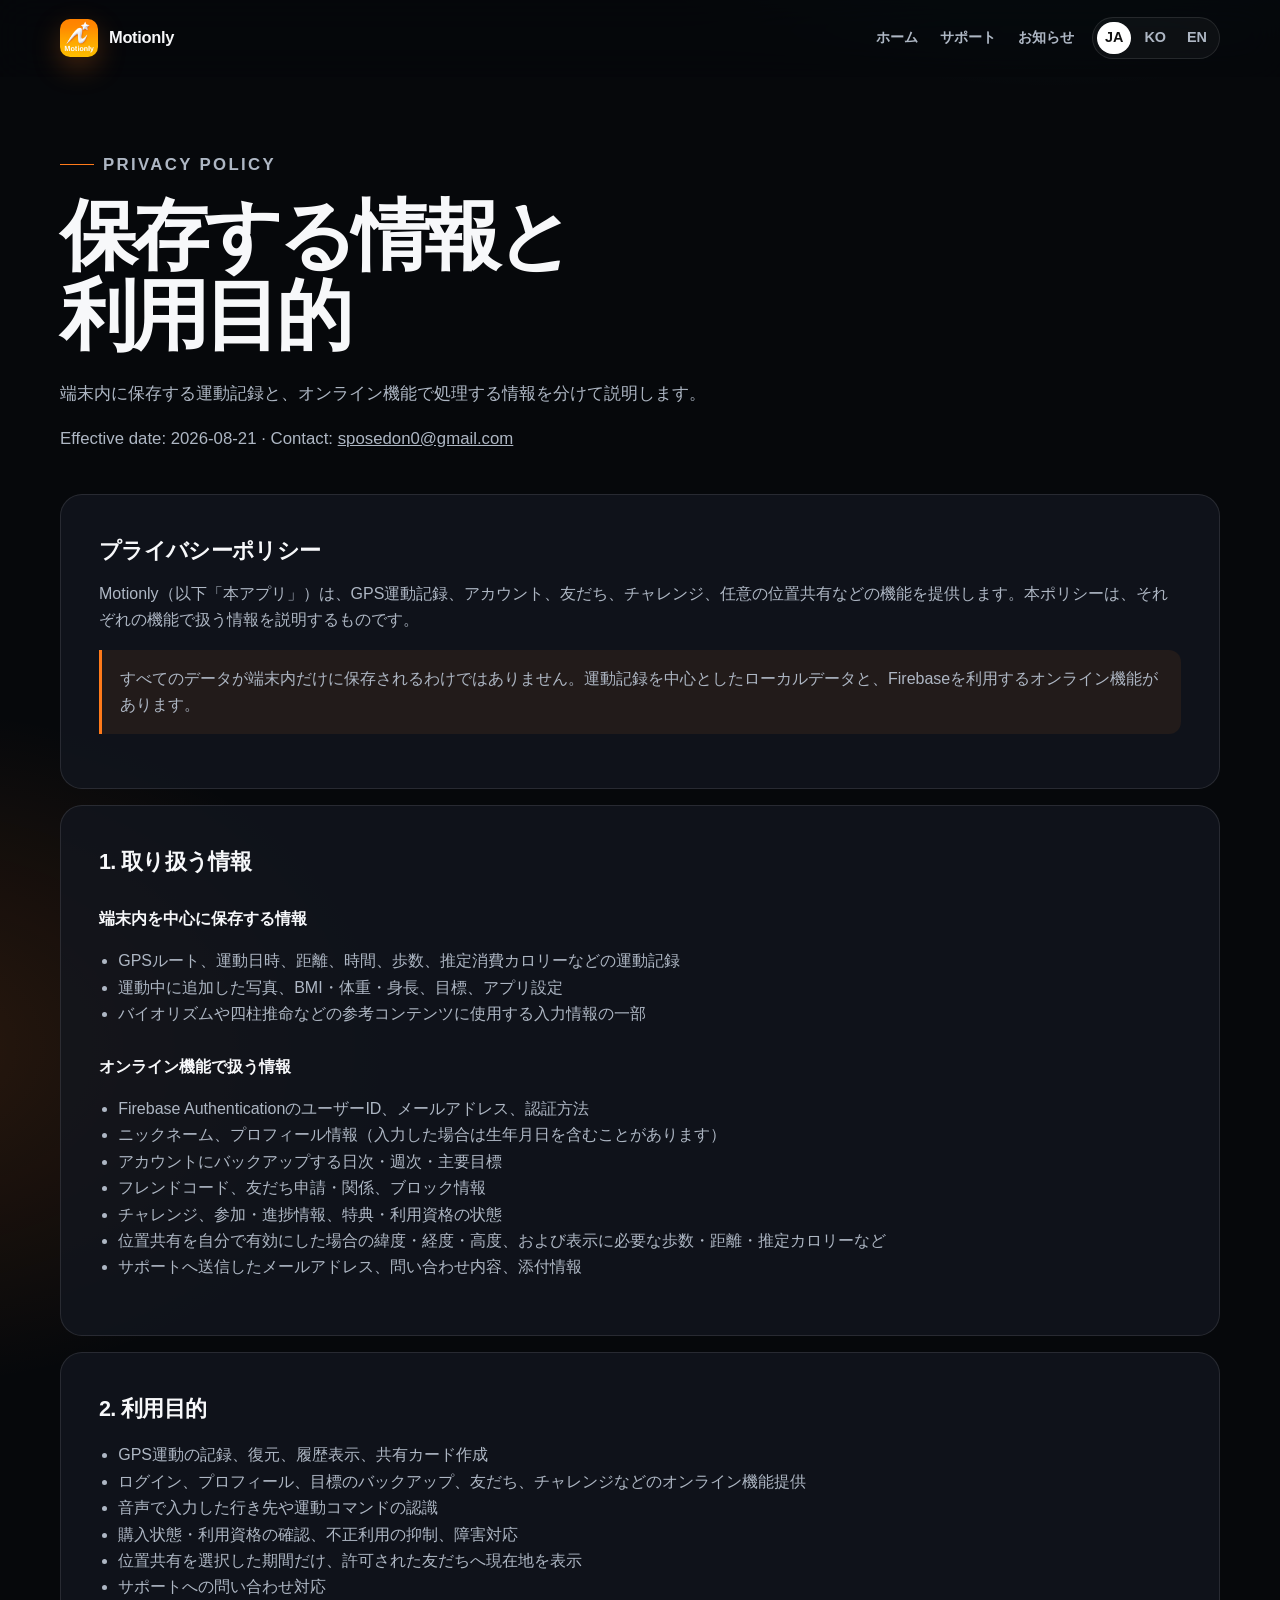
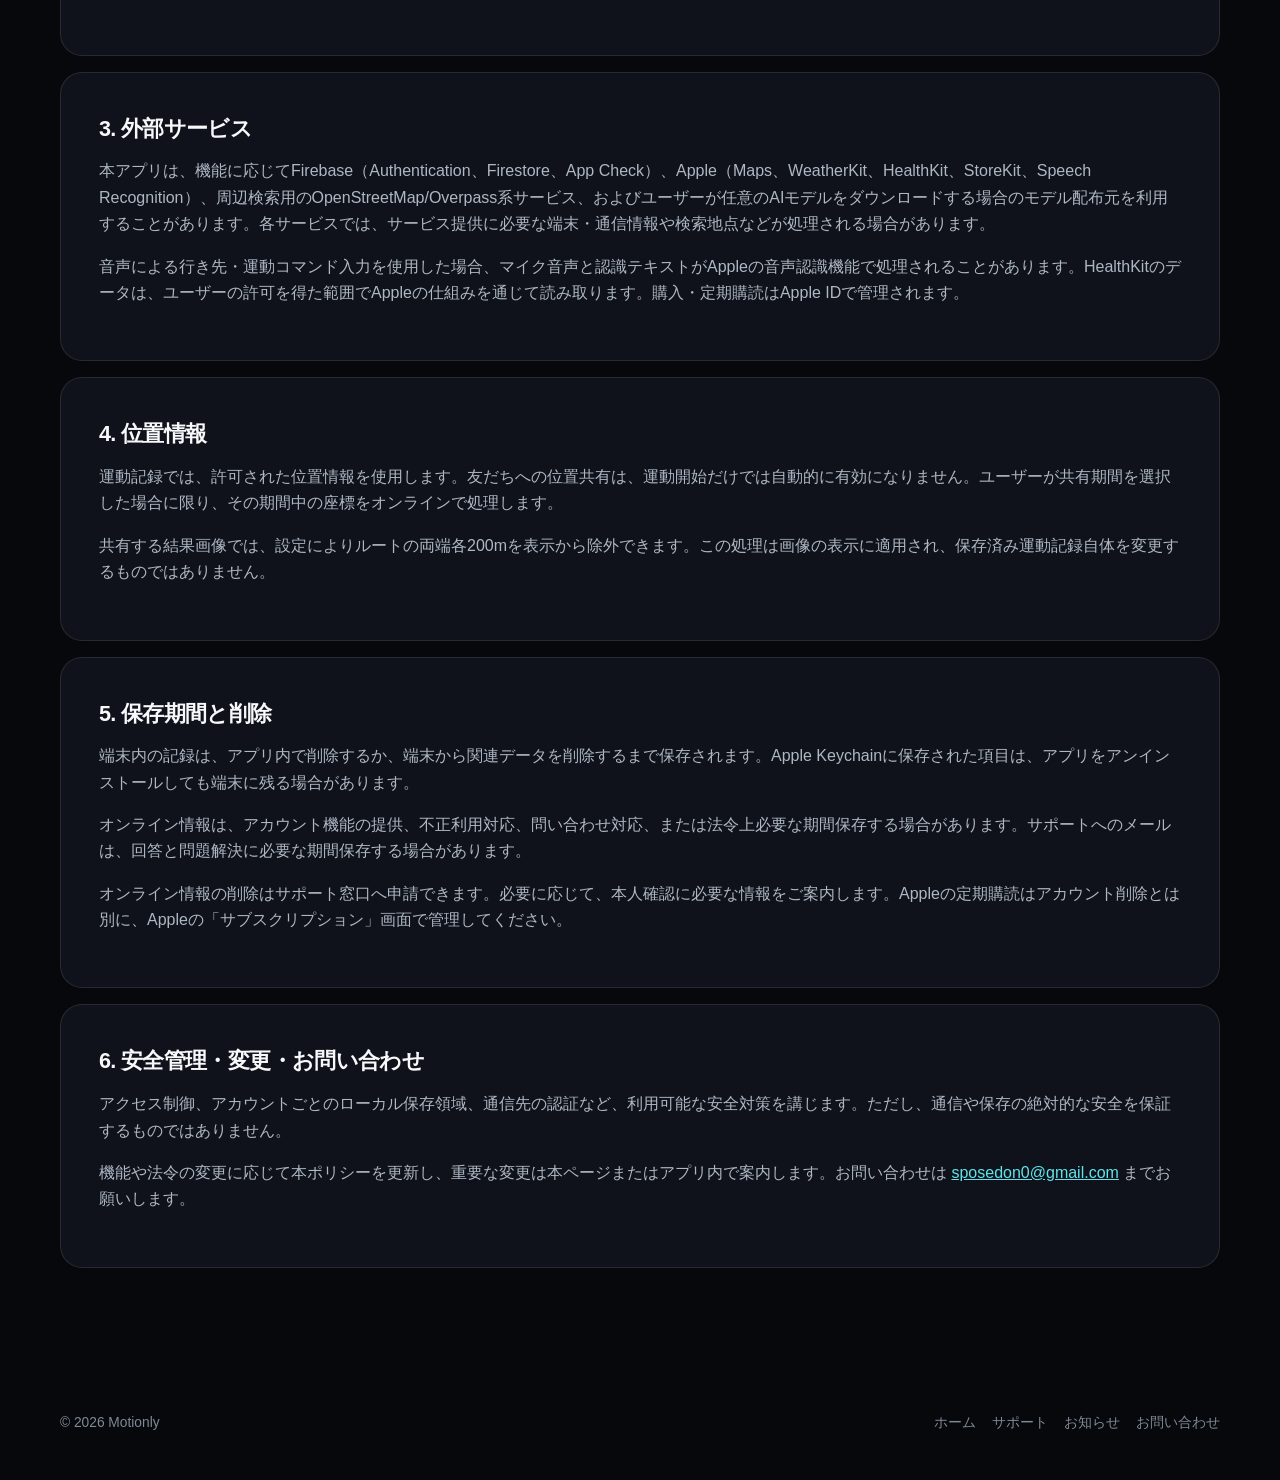
<file: privacy.html>
<!doctype html>
<html lang="ja" class="no-js">
<head>
  <meta charset="utf-8">
  <meta name="viewport" content="width=device-width, initial-scale=1">
  <title>プライバシーポリシー — Motionly</title>
  <meta name="description" content="Motionlyのプライバシーポリシー。端末内の運動記録と、アカウント・友だち・位置共有などのオンライン機能で扱う情報を説明します。">
  <meta name="theme-color" content="#06080b">
  <link rel="canonical" href="https://motionly.net/privacy.html">
  <link rel="alternate" hreflang="ja" href="https://motionly.net/privacy.html">
  <link rel="alternate" hreflang="ko" href="https://motionly.net/privacy-ko.html">
  <link rel="alternate" hreflang="en" href="https://motionly.net/privacy-en.html">
  <link rel="alternate" hreflang="x-default" href="https://motionly.net/privacy.html">
  <link rel="icon" href="/assets/app-icon.png" type="image/png">
  <link rel="stylesheet" href="/styles/site.css?v=20260818">
  <meta property="og:title" content="プライバシーポリシー — Motionly">
  <meta property="og:description" content="Motionlyが端末内の記録とオンライン機能で扱う情報について説明します。">
  <meta property="og:type" content="website">
  <meta property="og:url" content="https://motionly.net/privacy.html">
  <meta property="og:locale" content="ja_JP">
</head>
<body>
  <a class="skip-link" href="#main">本文へ移動</a>
  <header class="site-header"><div class="container header-inner">
    <a class="brand" href="/" aria-label="Motionly ホーム"><img src="/assets/app-icon.png" alt="" width="38" height="38"><span>Motionly</span></a>
    <div class="header-actions"><nav class="main-nav" aria-label="メインナビゲーション"><a href="/">ホーム</a><a href="/support.html">サポート</a><a href="/news.html">お知らせ</a></nav><nav class="language-nav" aria-label="プライバシーポリシーの言語"><a class="active" href="/privacy.html" lang="ja" aria-current="page">JA</a><a href="/privacy-ko.html" lang="ko">KO</a><a href="/privacy-en.html" lang="en">EN</a></nav></div>
  </div></header>

  <main id="main" class="container subpage-main">
    <div class="subpage-hero reveal"><p class="eyebrow">Privacy policy</p><h1>保存する情報と<br>利用目的</h1><p>端末内に保存する運動記録と、オンライン機能で処理する情報を分けて説明します。</p><p class="meta-line">Effective date: 2026-08-21 · Contact: <a href="mailto:sposedon0@gmail.com">sposedon0@gmail.com</a></p></div>

    <section class="legal-stack" lang="ja" aria-labelledby="policy-title">
      <article class="legal-card reveal"><h2 id="policy-title">プライバシーポリシー</h2><p>Motionly（以下「本アプリ」）は、GPS運動記録、アカウント、友だち、チャレンジ、任意の位置共有などの機能を提供します。本ポリシーは、それぞれの機能で扱う情報を説明するものです。</p><p class="legal-note">すべてのデータが端末内だけに保存されるわけではありません。運動記録を中心としたローカルデータと、Firebaseを利用するオンライン機能があります。</p></article>
      <article class="legal-card reveal"><h2>1. 取り扱う情報</h2><h3>端末内を中心に保存する情報</h3><ul><li>GPSルート、運動日時、距離、時間、歩数、推定消費カロリーなどの運動記録</li><li>運動中に追加した写真、BMI・体重・身長、目標、アプリ設定</li><li>バイオリズムや四柱推命などの参考コンテンツに使用する入力情報の一部</li></ul><h3>オンライン機能で扱う情報</h3><ul><li>Firebase AuthenticationのユーザーID、メールアドレス、認証方法</li><li>ニックネーム、プロフィール情報（入力した場合は生年月日を含むことがあります）</li><li>アカウントにバックアップする日次・週次・主要目標</li><li>フレンドコード、友だち申請・関係、ブロック情報</li><li>チャレンジ、参加・進捗情報、特典・利用資格の状態</li><li>位置共有を自分で有効にした場合の緯度・経度・高度、および表示に必要な歩数・距離・推定カロリーなど</li><li>サポートへ送信したメールアドレス、問い合わせ内容、添付情報</li></ul></article>
      <article class="legal-card reveal"><h2>2. 利用目的</h2><ul><li>GPS運動の記録、復元、履歴表示、共有カード作成</li><li>ログイン、プロフィール、目標のバックアップ、友だち、チャレンジなどのオンライン機能提供</li><li>音声で入力した行き先や運動コマンドの認識</li><li>購入状態・利用資格の確認、不正利用の抑制、障害対応</li><li>位置共有を選択した期間だけ、許可された友だちへ現在地を表示</li><li>サポートへの問い合わせ対応</li></ul></article>
      <article class="legal-card reveal"><h2>3. 外部サービス</h2><p>本アプリは、機能に応じてFirebase（Authentication、Firestore、App Check）、Apple（Maps、WeatherKit、HealthKit、StoreKit、Speech Recognition）、周辺検索用のOpenStreetMap/Overpass系サービス、およびユーザーが任意のAIモデルをダウンロードする場合のモデル配布元を利用することがあります。各サービスでは、サービス提供に必要な端末・通信情報や検索地点などが処理される場合があります。</p><p>音声による行き先・運動コマンド入力を使用した場合、マイク音声と認識テキストがAppleの音声認識機能で処理されることがあります。HealthKitのデータは、ユーザーの許可を得た範囲でAppleの仕組みを通じて読み取ります。購入・定期購読はApple IDで管理されます。</p></article>
      <article class="legal-card reveal"><h2>4. 位置情報</h2><p>運動記録では、許可された位置情報を使用します。友だちへの位置共有は、運動開始だけでは自動的に有効になりません。ユーザーが共有期間を選択した場合に限り、その期間中の座標をオンラインで処理します。</p><p>共有する結果画像では、設定によりルートの両端各200mを表示から除外できます。この処理は画像の表示に適用され、保存済み運動記録自体を変更するものではありません。</p></article>
      <article class="legal-card reveal"><h2>5. 保存期間と削除</h2><p>端末内の記録は、アプリ内で削除するか、端末から関連データを削除するまで保存されます。Apple Keychainに保存された項目は、アプリをアンインストールしても端末に残る場合があります。</p><p>オンライン情報は、アカウント機能の提供、不正利用対応、問い合わせ対応、または法令上必要な期間保存する場合があります。サポートへのメールは、回答と問題解決に必要な期間保存する場合があります。</p><p>オンライン情報の削除はサポート窓口へ申請できます。必要に応じて、本人確認に必要な情報をご案内します。Appleの定期購読はアカウント削除とは別に、Appleの「サブスクリプション」画面で管理してください。</p></article>
      <article class="legal-card reveal"><h2>6. 安全管理・変更・お問い合わせ</h2><p>アクセス制御、アカウントごとのローカル保存領域、通信先の認証など、利用可能な安全対策を講じます。ただし、通信や保存の絶対的な安全を保証するものではありません。</p><p>機能や法令の変更に応じて本ポリシーを更新し、重要な変更は本ページまたはアプリ内で案内します。お問い合わせは <a href="mailto:sposedon0@gmail.com">sposedon0@gmail.com</a> までお願いします。</p></article>
    </section>

  </main>

  <footer class="site-footer"><div class="container footer-inner"><span>© <span data-current-year>2026</span> Motionly</span><nav class="footer-links" aria-label="フッター"><a href="/">ホーム</a><a href="/support.html">サポート</a><a href="/news.html">お知らせ</a><a href="mailto:sposedon0@gmail.com">お問い合わせ</a></nav></div></footer>
  <script src="/scripts/site.js?v=20260818" defer></script>
</body>
</html>
</file>
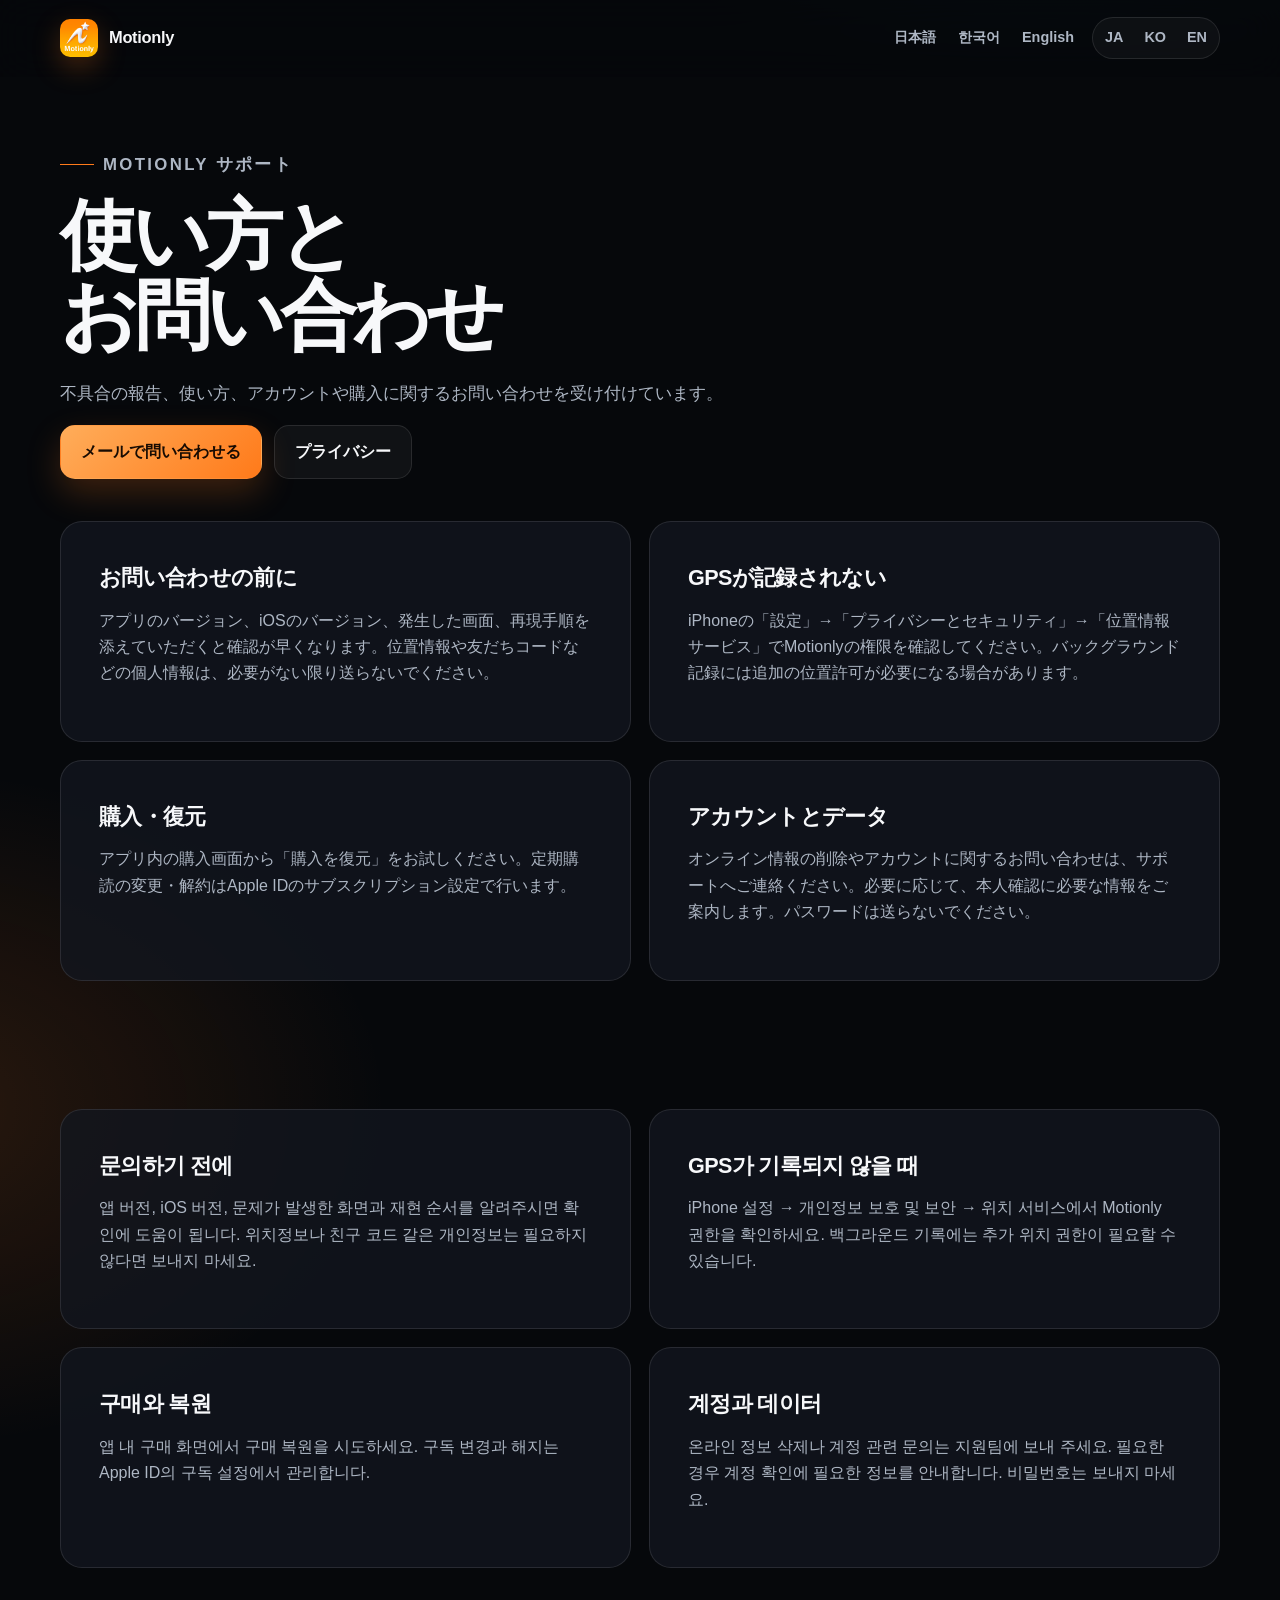
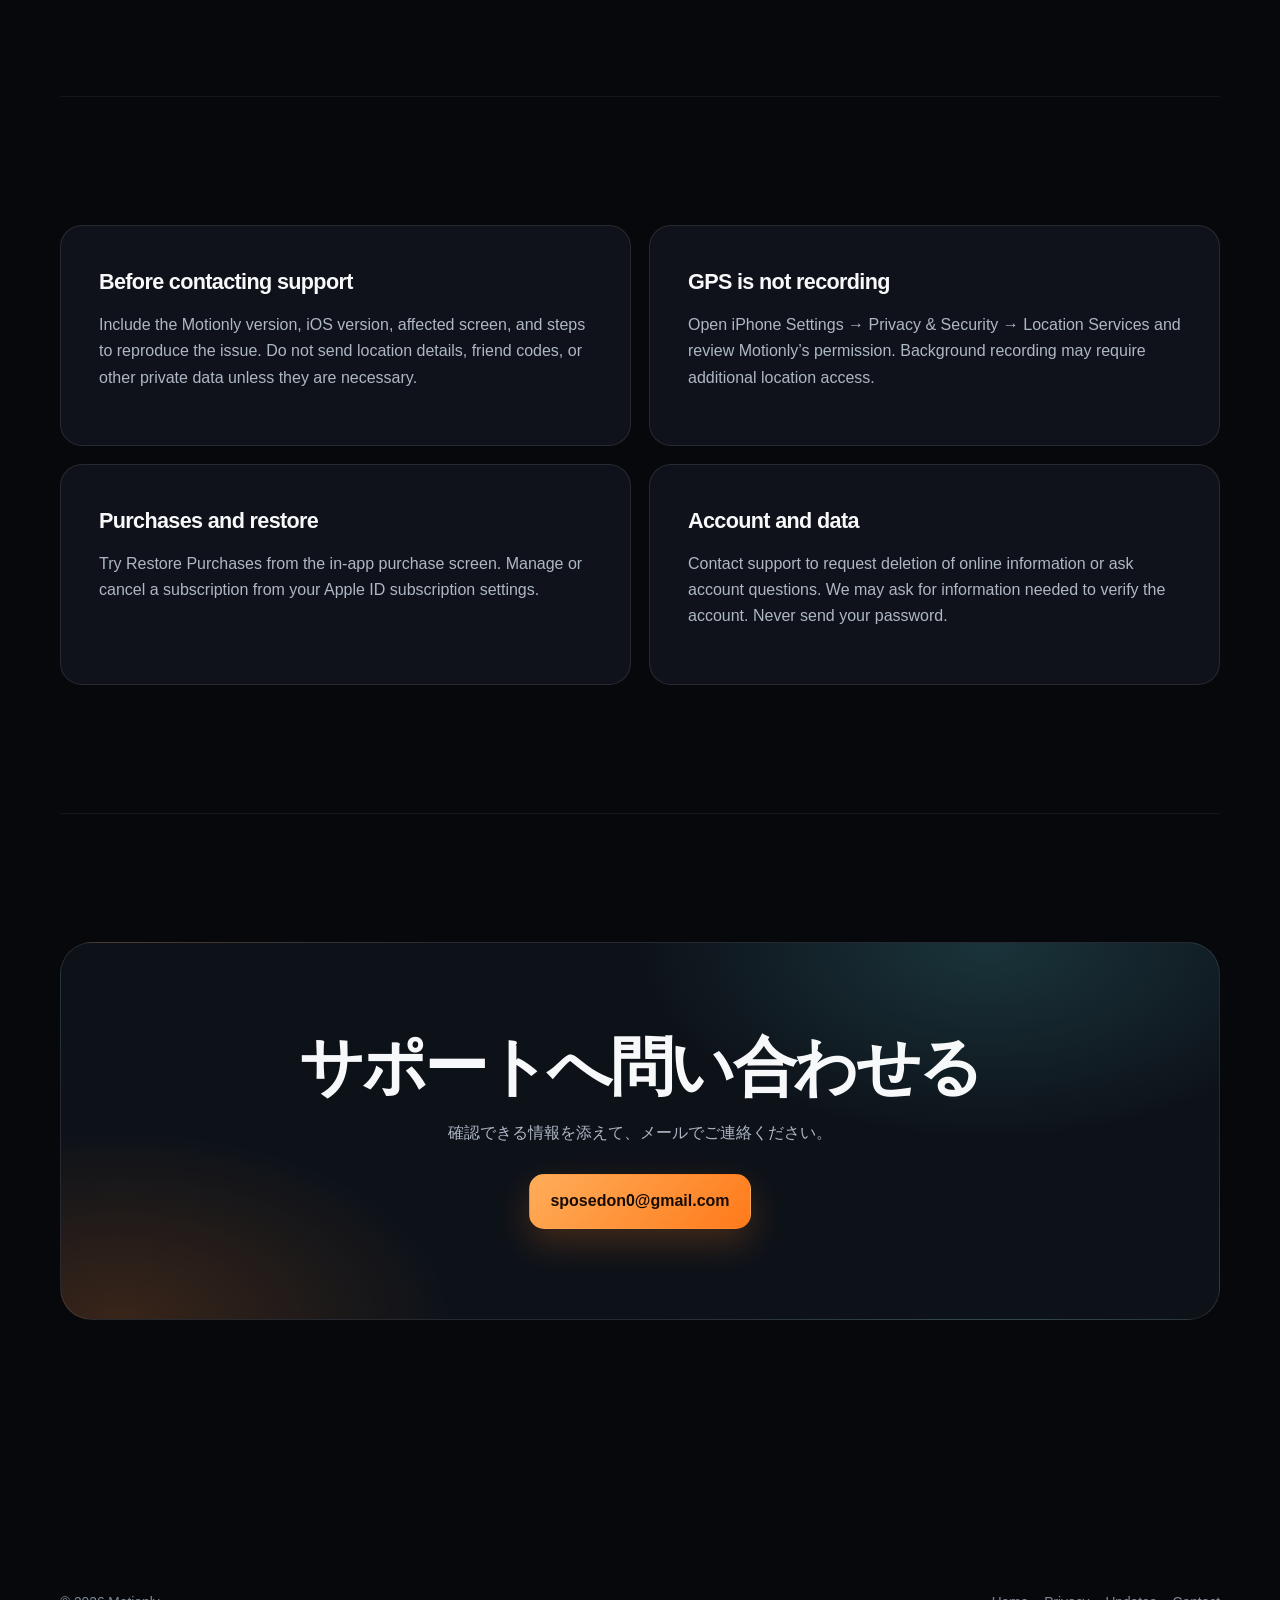
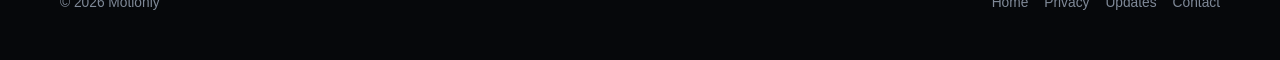
<file: support.html>
<!doctype html>
<html lang="ja" class="no-js">
<head>
  <meta charset="utf-8">
  <meta name="viewport" content="width=device-width, initial-scale=1">
  <title>サポート — Motionly</title>
  <meta name="description" content="Motionlyのサポート、よくある質問、お問い合わせ窓口。">
  <meta name="theme-color" content="#06080b">
  <link rel="canonical" href="https://motionly.net/support.html">
  <link rel="icon" href="/assets/app-icon.png" type="image/png">
  <link rel="stylesheet" href="/styles/site.css?v=20260818">
</head>
<body>
  <a class="skip-link" href="#main">本文へ移動</a>
  <header class="site-header"><div class="container header-inner">
    <a class="brand" href="/" aria-label="Motionly ホーム"><img src="/assets/app-icon.png" alt="" width="38" height="38"><span>Motionly</span></a>
    <div class="header-actions"><nav class="main-nav" aria-label="ページ内ナビゲーション"><a href="#ja">日本語</a><a href="#ko">한국어</a><a href="#en">English</a></nav><nav class="language-nav" aria-label="サイト言語"><a href="/" lang="ja">JA</a><a href="/ko.html" lang="ko">KO</a><a href="/en.html" lang="en">EN</a></nav></div>
  </div></header>

  <main id="main" class="container subpage-main">
    <div class="subpage-hero reveal"><p class="eyebrow">Motionly サポート</p><h1>使い方と<br>お問い合わせ</h1><p>不具合の報告、使い方、アカウントや購入に関するお問い合わせを受け付けています。</p><div class="cta-row"><a class="button orange" href="mailto:sposedon0@gmail.com?subject=Motionly%20Support">メールで問い合わせる</a><a class="button secondary" href="/privacy.html">プライバシー</a></div></div>

    <section id="ja" class="support-grid" lang="ja" aria-labelledby="ja-title">
      <article class="support-card reveal"><h2 id="ja-title">お問い合わせの前に</h2><p>アプリのバージョン、iOSのバージョン、発生した画面、再現手順を添えていただくと確認が早くなります。位置情報や友だちコードなどの個人情報は、必要がない限り送らないでください。</p></article>
      <article class="support-card reveal"><h2>GPSが記録されない</h2><p>iPhoneの「設定」→「プライバシーとセキュリティ」→「位置情報サービス」でMotionlyの権限を確認してください。バックグラウンド記録には追加の位置許可が必要になる場合があります。</p></article>
      <article class="support-card reveal"><h2>購入・復元</h2><p>アプリ内の購入画面から「購入を復元」をお試しください。定期購読の変更・解約はApple IDのサブスクリプション設定で行います。</p></article>
      <article class="support-card reveal"><h2>アカウントとデータ</h2><p>オンライン情報の削除やアカウントに関するお問い合わせは、サポートへご連絡ください。必要に応じて、本人確認に必要な情報をご案内します。パスワードは送らないでください。</p></article>
    </section>

    <section id="ko" class="support-grid section" lang="ko" aria-labelledby="ko-title">
      <article class="support-card reveal"><h2 id="ko-title">문의하기 전에</h2><p>앱 버전, iOS 버전, 문제가 발생한 화면과 재현 순서를 알려주시면 확인에 도움이 됩니다. 위치정보나 친구 코드 같은 개인정보는 필요하지 않다면 보내지 마세요.</p></article>
      <article class="support-card reveal"><h2>GPS가 기록되지 않을 때</h2><p>iPhone 설정 → 개인정보 보호 및 보안 → 위치 서비스에서 Motionly 권한을 확인하세요. 백그라운드 기록에는 추가 위치 권한이 필요할 수 있습니다.</p></article>
      <article class="support-card reveal"><h2>구매와 복원</h2><p>앱 내 구매 화면에서 구매 복원을 시도하세요. 구독 변경과 해지는 Apple ID의 구독 설정에서 관리합니다.</p></article>
      <article class="support-card reveal"><h2>계정과 데이터</h2><p>온라인 정보 삭제나 계정 관련 문의는 지원팀에 보내 주세요. 필요한 경우 계정 확인에 필요한 정보를 안내합니다. 비밀번호는 보내지 마세요.</p></article>
    </section>

    <section id="en" class="support-grid section" lang="en" aria-labelledby="en-title">
      <article class="support-card reveal"><h2 id="en-title">Before contacting support</h2><p>Include the Motionly version, iOS version, affected screen, and steps to reproduce the issue. Do not send location details, friend codes, or other private data unless they are necessary.</p></article>
      <article class="support-card reveal"><h2>GPS is not recording</h2><p>Open iPhone Settings → Privacy &amp; Security → Location Services and review Motionly’s permission. Background recording may require additional location access.</p></article>
      <article class="support-card reveal"><h2>Purchases and restore</h2><p>Try Restore Purchases from the in-app purchase screen. Manage or cancel a subscription from your Apple ID subscription settings.</p></article>
      <article class="support-card reveal"><h2>Account and data</h2><p>Contact support to request deletion of online information or ask account questions. We may ask for information needed to verify the account. Never send your password.</p></article>
    </section>

    <section class="section"><div class="final-cta reveal"><h2>サポートへ問い合わせる</h2><p>確認できる情報を添えて、メールでご連絡ください。</p><div class="cta-row" style="justify-content:center"><a class="button orange" href="mailto:sposedon0@gmail.com?subject=Motionly%20Support">sposedon0@gmail.com</a></div></div></section>
  </main>

  <footer class="site-footer"><div class="container footer-inner"><span>© <span data-current-year>2026</span> Motionly</span><nav class="footer-links" aria-label="Footer"><a href="/">Home</a><a href="/privacy.html">Privacy</a><a href="/news.html">Updates</a><a href="mailto:sposedon0@gmail.com">Contact</a></nav></div></footer>
  <script src="/scripts/site.js?v=20260818" defer></script>
</body>
</html>
</file>
<file: styles/site.css>
:root {
  color-scheme: dark;
  --bg: #06080b;
  --bg-soft: #0c1016;
  --surface: rgba(18, 23, 31, 0.78);
  --surface-strong: #111720;
  --text: #f7f8fa;
  --muted: #aeb7c4;
  --line: rgba(255, 255, 255, 0.1);
  --orange: #ff7a1a;
  --orange-soft: #ffb168;
  --cyan: #5fe4eb;
  --green: #52d68a;
  --shadow: 0 28px 80px rgba(0, 0, 0, 0.38);
  --content: 1160px;
  --radius-lg: 32px;
  --radius-md: 22px;
}

* {
  box-sizing: border-box;
}

html {
  scroll-behavior: smooth;
  background: var(--bg);
}

body {
  margin: 0;
  min-width: 320px;
  font-family: -apple-system, BlinkMacSystemFont, "SF Pro Display", "SF Pro Text", "Hiragino Sans", "Noto Sans JP", "Apple SD Gothic Neo", "Noto Sans KR", "Segoe UI", sans-serif;
  color: var(--text);
  background:
    radial-gradient(900px 540px at 82% -8%, rgba(36, 207, 218, 0.18), transparent 62%),
    radial-gradient(720px 500px at -8% 34%, rgba(255, 122, 26, 0.15), transparent 68%),
    var(--bg);
  line-height: 1.65;
  overflow-x: hidden;
}

img {
  display: block;
  height: auto;
  max-width: 100%;
}

a {
  color: inherit;
}

button,
a {
  -webkit-tap-highlight-color: transparent;
}

.skip-link {
  position: fixed;
  left: 16px;
  top: -80px;
  z-index: 1000;
  padding: 10px 14px;
  border-radius: 12px;
  color: #111;
  background: #fff;
  transition: top 0.2s ease;
}

.skip-link:focus {
  top: 16px;
}

.container {
  width: min(calc(100% - 40px), var(--content));
  margin-inline: auto;
}

.site-header {
  position: sticky;
  top: 0;
  z-index: 50;
  border-bottom: 1px solid transparent;
  background: rgba(6, 8, 11, 0.72);
  backdrop-filter: blur(18px) saturate(150%);
  transition: border-color 0.2s ease, background 0.2s ease;
}

.site-header.is-scrolled {
  border-color: var(--line);
  background: rgba(6, 8, 11, 0.9);
}

.header-inner {
  min-height: 76px;
  display: flex;
  align-items: center;
  justify-content: space-between;
  gap: 22px;
}

.brand {
  display: inline-flex;
  align-items: center;
  gap: 11px;
  text-decoration: none;
  font-size: 1.03rem;
  font-weight: 800;
  letter-spacing: -0.02em;
}

.brand img {
  width: 38px;
  height: 38px;
  border-radius: 10px;
  box-shadow: 0 10px 28px rgba(255, 122, 26, 0.26);
}

.header-actions,
.main-nav,
.language-nav {
  display: flex;
  align-items: center;
}

.header-actions {
  gap: 18px;
}

.main-nav {
  gap: 22px;
}

.main-nav a,
.language-nav a {
  color: var(--muted);
  text-decoration: none;
  font-size: 0.9rem;
  font-weight: 650;
  transition: color 0.2s ease;
}

.main-nav a:hover,
.main-nav a:focus-visible,
.language-nav a:hover,
.language-nav a:focus-visible,
.language-nav a[aria-current="page"] {
  color: var(--text);
}

.language-nav {
  gap: 5px;
  padding: 4px;
  border: 1px solid var(--line);
  border-radius: 999px;
  background: rgba(255, 255, 255, 0.035);
}

.language-nav a {
  min-width: 34px;
  padding: 4px 8px;
  border-radius: 999px;
  text-align: center;
}

.language-nav a[aria-current="page"] {
  color: #111;
  background: #fff;
}

.hero {
  position: relative;
  min-height: 760px;
  display: grid;
  grid-template-columns: minmax(0, 1.05fr) minmax(340px, 0.75fr);
  align-items: center;
  gap: clamp(40px, 8vw, 110px);
  padding-block: clamp(68px, 10vw, 128px);
}

.hero::before {
  content: "";
  position: absolute;
  width: 500px;
  height: 500px;
  right: -180px;
  top: 90px;
  border-radius: 50%;
  border: 1px solid rgba(95, 228, 235, 0.12);
  box-shadow: 0 0 120px rgba(95, 228, 235, 0.08) inset;
  pointer-events: none;
}

.eyebrow {
  display: inline-flex;
  align-items: center;
  gap: 9px;
  margin: 0 0 18px;
  color: var(--orange-soft);
  font-size: 0.83rem;
  font-weight: 800;
  letter-spacing: 0.14em;
  text-transform: uppercase;
}

.eyebrow::before {
  content: "";
  width: 34px;
  height: 1px;
  background: var(--orange);
}

h1,
h2,
h3,
p {
  margin-top: 0;
}

h1 {
  max-width: 750px;
  margin-bottom: 24px;
  font-size: clamp(3rem, 7vw, 5.8rem);
  line-height: 1.04;
  letter-spacing: -0.065em;
  text-wrap: balance;
}

.accent-text {
  color: var(--orange);
}

.hero-copy {
  position: relative;
  z-index: 2;
}

.hero-copy .lead {
  max-width: 660px;
  margin-bottom: 32px;
  color: var(--muted);
  font-size: clamp(1.04rem, 2vw, 1.25rem);
  text-wrap: pretty;
}

.cta-row {
  display: flex;
  flex-wrap: wrap;
  align-items: center;
  gap: 12px;
}

.button {
  display: inline-flex;
  min-height: 52px;
  align-items: center;
  justify-content: center;
  gap: 9px;
  padding: 13px 20px;
  border: 1px solid transparent;
  border-radius: 15px;
  color: #111;
  background: #fff;
  text-decoration: none;
  font-weight: 800;
  box-shadow: 0 12px 30px rgba(255, 255, 255, 0.1);
  transition: transform 0.2s ease, box-shadow 0.2s ease, border-color 0.2s ease;
}

.button:hover,
.button:focus-visible {
  transform: translateY(-2px);
  box-shadow: 0 18px 38px rgba(255, 255, 255, 0.14);
}

.button.secondary {
  color: var(--text);
  border-color: var(--line);
  background: rgba(255, 255, 255, 0.045);
  box-shadow: none;
}

.button.secondary:hover,
.button.secondary:focus-visible {
  border-color: rgba(255, 255, 255, 0.24);
}

.button.orange {
  color: #180b02;
  background: linear-gradient(135deg, #ffad5a, var(--orange));
  box-shadow: 0 14px 34px rgba(255, 122, 26, 0.22);
}

.support-line {
  margin-top: 19px;
  color: #838e9d;
  font-size: 0.86rem;
}

.hero-visual {
  position: relative;
  z-index: 1;
  width: min(100%, 395px);
  justify-self: center;
}

.hero-visual::before {
  content: "";
  position: absolute;
  inset: 12% -12% 5%;
  z-index: -1;
  border-radius: 50%;
  background: radial-gradient(circle, rgba(95, 228, 235, 0.2), rgba(255, 122, 26, 0.08) 45%, transparent 70%);
  filter: blur(24px);
}

.hero-image {
  width: 100%;
  border-radius: 36px;
  box-shadow: var(--shadow);
  transform: rotate(1.8deg);
}

.section {
  padding-block: clamp(78px, 10vw, 132px);
}

.section + .section {
  border-top: 1px solid rgba(255, 255, 255, 0.055);
}

.section-heading {
  max-width: 760px;
  margin-bottom: 44px;
}

.section-heading.centered {
  margin-inline: auto;
  text-align: center;
}

.section-heading h2 {
  margin-bottom: 16px;
  font-size: clamp(2rem, 4.4vw, 3.6rem);
  line-height: 1.12;
  letter-spacing: -0.05em;
  text-wrap: balance;
}

.section-heading p {
  margin-bottom: 0;
  color: var(--muted);
  font-size: 1.05rem;
  text-wrap: pretty;
}

.steps-grid,
.feature-grid,
.faq-grid {
  display: grid;
  gap: 18px;
}

.steps-grid {
  grid-template-columns: repeat(3, minmax(0, 1fr));
}

.step-card,
.feature-card,
.privacy-panel,
.faq-card {
  border: 1px solid var(--line);
  background: linear-gradient(155deg, rgba(255, 255, 255, 0.07), rgba(255, 255, 255, 0.025));
  box-shadow: 0 24px 70px rgba(0, 0, 0, 0.14);
}

.step-card {
  min-height: 260px;
  padding: 30px;
  border-radius: var(--radius-md);
}

.step-number {
  display: inline-flex;
  width: 42px;
  height: 42px;
  align-items: center;
  justify-content: center;
  margin-bottom: 46px;
  border-radius: 50%;
  color: #111;
  background: var(--orange);
  font-size: 0.84rem;
  font-weight: 900;
}

.step-card:nth-child(2) .step-number {
  background: var(--cyan);
}

.step-card:nth-child(3) .step-number {
  background: #fff;
}

.step-card h3,
.feature-card h3 {
  margin-bottom: 10px;
  font-size: 1.28rem;
  letter-spacing: -0.03em;
}

.step-card p,
.feature-card p {
  margin-bottom: 0;
  color: var(--muted);
}

.showcase-list {
  display: grid;
  gap: 96px;
}

.showcase-row {
  display: grid;
  grid-template-columns: minmax(280px, 0.78fr) minmax(0, 1.22fr);
  align-items: center;
  gap: clamp(42px, 8vw, 112px);
}

.showcase-row:nth-child(even) .showcase-media {
  order: 2;
}

.showcase-media {
  position: relative;
  width: min(100%, 405px);
  justify-self: center;
}

.showcase-media::after {
  content: "";
  position: absolute;
  inset: 18% -12% 8%;
  z-index: -1;
  border-radius: 50%;
  background: radial-gradient(circle, rgba(255, 122, 26, 0.17), transparent 68%);
  filter: blur(24px);
}

.showcase-row:nth-child(even) .showcase-media::after {
  background: radial-gradient(circle, rgba(95, 228, 235, 0.16), transparent 68%);
}

.showcase-media img {
  width: 100%;
  border-radius: 30px;
  box-shadow: var(--shadow);
}

.showcase-copy .label {
  display: inline-flex;
  margin-bottom: 14px;
  color: var(--orange-soft);
  font-size: 0.82rem;
  font-weight: 850;
  letter-spacing: 0.12em;
  text-transform: uppercase;
}

.showcase-copy h3 {
  margin-bottom: 18px;
  font-size: clamp(2rem, 4vw, 3.2rem);
  line-height: 1.16;
  letter-spacing: -0.045em;
}

.showcase-copy p {
  max-width: 610px;
  color: var(--muted);
  font-size: 1.05rem;
}

.detail-list {
  display: grid;
  gap: 10px;
  margin: 24px 0 0;
  padding: 0;
  list-style: none;
}

.detail-list li {
  display: flex;
  align-items: flex-start;
  gap: 11px;
  color: #dce1e8;
}

.detail-list li::before {
  content: "";
  flex: 0 0 auto;
  width: 7px;
  height: 7px;
  margin-top: 0.55em;
  border-radius: 50%;
  background: var(--orange);
  box-shadow: 0 0 14px rgba(255, 122, 26, 0.5);
}

.feature-grid {
  grid-template-columns: repeat(3, minmax(0, 1fr));
}

.feature-card {
  padding: 26px;
  border-radius: var(--radius-md);
}

.feature-icon {
  display: inline-flex;
  min-width: 42px;
  height: 42px;
  align-items: center;
  justify-content: center;
  margin-bottom: 28px;
  padding-inline: 10px;
  border-radius: 13px;
  color: #17110b;
  background: linear-gradient(135deg, #fff1e4, var(--orange-soft));
  font-size: 0.84rem;
  font-weight: 900;
}

.privacy-panel {
  display: grid;
  grid-template-columns: minmax(0, 1.25fr) minmax(280px, 0.75fr);
  gap: 40px;
  padding: clamp(30px, 5vw, 58px);
  border-radius: var(--radius-lg);
  overflow: hidden;
}

.privacy-panel h2 {
  margin-bottom: 16px;
  font-size: clamp(2rem, 4vw, 3.2rem);
  line-height: 1.15;
  letter-spacing: -0.045em;
}

.privacy-panel p {
  color: var(--muted);
}

.privacy-points {
  display: grid;
  gap: 12px;
  margin: 0;
  padding: 0;
  list-style: none;
}

.privacy-points li {
  padding: 14px 16px;
  border: 1px solid var(--line);
  border-radius: 15px;
  color: #dce1e8;
  background: rgba(0, 0, 0, 0.16);
}

.faq-grid {
  grid-template-columns: repeat(2, minmax(0, 1fr));
}

.faq-card {
  border-radius: 18px;
  overflow: clip;
}

.faq-card summary {
  position: relative;
  padding: 20px 54px 20px 22px;
  cursor: pointer;
  list-style: none;
  font-weight: 780;
}

.faq-card summary::-webkit-details-marker {
  display: none;
}

.faq-card summary::after {
  content: "+";
  position: absolute;
  top: 50%;
  right: 22px;
  transform: translateY(-50%);
  color: var(--orange-soft);
  font-size: 1.4rem;
}

.faq-card[open] summary::after {
  content: "–";
}

.faq-card p {
  margin: -3px 22px 22px;
  color: var(--muted);
}

.final-cta {
  position: relative;
  padding: clamp(42px, 8vw, 90px);
  border: 1px solid var(--line);
  border-radius: var(--radius-lg);
  background:
    radial-gradient(500px 280px at 80% 0%, rgba(95, 228, 235, 0.16), transparent 70%),
    radial-gradient(460px 260px at 5% 100%, rgba(255, 122, 26, 0.18), transparent 72%),
    #0d1219;
  text-align: center;
  overflow: hidden;
}

.final-cta h2 {
  max-width: 720px;
  margin: 0 auto 18px;
  font-size: clamp(2.3rem, 5vw, 4.4rem);
  line-height: 1.08;
  letter-spacing: -0.055em;
  text-wrap: balance;
}

.final-cta p {
  max-width: 620px;
  margin: 0 auto 28px;
  color: var(--muted);
}

.site-footer {
  padding-block: 34px 46px;
  color: #7f8998;
  font-size: 0.86rem;
}

.footer-inner {
  display: flex;
  align-items: center;
  justify-content: space-between;
  gap: 22px;
}

.footer-links {
  display: flex;
  flex-wrap: wrap;
  gap: 16px;
}

.footer-links a {
  text-decoration: none;
}

.footer-links a:hover,
.footer-links a:focus-visible {
  color: var(--text);
}

.subpage-main {
  min-height: calc(100vh - 160px);
  padding-block: 70px 110px;
}

.subpage-hero {
  max-width: 800px;
  margin-bottom: 42px;
}

.subpage-hero h1 {
  font-size: clamp(2.5rem, 6vw, 4.8rem);
}

.subpage-hero p {
  color: var(--muted);
  font-size: 1.05rem;
}

.legal-stack,
.update-list {
  display: grid;
  gap: 16px;
}

.legal-card,
.update-card,
.support-card {
  padding: clamp(24px, 4vw, 38px);
  border: 1px solid var(--line);
  border-radius: var(--radius-md);
  background: var(--surface);
}

.legal-card h2,
.update-card h2,
.support-card h2 {
  margin-bottom: 12px;
  font-size: 1.35rem;
  letter-spacing: -0.03em;
}

.legal-card h3 {
  margin: 26px 0 8px;
  font-size: 1rem;
}

.legal-card p,
.legal-card li,
.update-card p,
.support-card p {
  color: var(--muted);
}

.legal-card ul {
  padding-left: 1.2em;
}

.legal-note {
  padding: 16px 18px;
  border-left: 3px solid var(--orange);
  border-radius: 0 12px 12px 0;
  color: #dce1e8;
  background: rgba(255, 122, 26, 0.08);
}

.support-grid {
  display: grid;
  grid-template-columns: repeat(2, minmax(0, 1fr));
  gap: 18px;
}

.support-card a,
.legal-card a,
.update-card a {
  color: var(--cyan);
}

.meta-line {
  color: #808b9b;
  font-size: 0.86rem;
}

.reveal {
  opacity: 0;
  transform: translateY(18px);
  transition: opacity 0.65s ease, transform 0.65s ease;
}

.reveal.is-visible,
.no-js .reveal {
  opacity: 1;
  transform: none;
}

:focus-visible {
  outline: 3px solid rgba(95, 228, 235, 0.75);
  outline-offset: 3px;
}

@media (max-width: 900px) {
  .main-nav {
    display: none;
  }

  .hero {
    grid-template-columns: 1fr;
    min-height: auto;
    text-align: center;
  }

  .hero-copy .lead {
    margin-inline: auto;
  }

  .hero-copy .eyebrow,
  .cta-row {
    justify-content: center;
  }

  .hero-visual {
    width: min(76vw, 390px);
  }

  .steps-grid,
  .feature-grid {
    grid-template-columns: 1fr;
  }

  .step-card {
    min-height: 210px;
  }

  .step-number {
    margin-bottom: 30px;
  }

  .showcase-row,
  .privacy-panel {
    grid-template-columns: 1fr;
  }

  .showcase-row:nth-child(even) .showcase-media {
    order: initial;
  }

  .showcase-copy {
    text-align: center;
  }

  .detail-list {
    width: fit-content;
    margin-inline: auto;
    text-align: left;
  }
}

@media (max-width: 640px) {
  .container {
    width: min(calc(100% - 28px), var(--content));
  }

  .header-inner {
    min-height: 68px;
  }

  .brand span {
    display: none;
  }

  .header-actions {
    gap: 10px;
  }

  h1 {
    font-size: clamp(2.7rem, 14vw, 4.2rem);
  }

  .hero {
    padding-top: 64px;
  }

  .hero-visual {
    width: min(88vw, 370px);
  }

  .support-line {
    line-height: 1.5;
  }

  .showcase-list {
    gap: 72px;
  }

  .showcase-media {
    width: min(86vw, 380px);
  }

  .faq-grid,
  .support-grid {
    grid-template-columns: 1fr;
  }

  .footer-inner {
    align-items: flex-start;
    flex-direction: column;
  }

  .subpage-main {
    padding-top: 48px;
  }
}

@media (prefers-reduced-motion: reduce) {
  html {
    scroll-behavior: auto;
  }

  *,
  *::before,
  *::after {
    scroll-behavior: auto !important;
    transition-duration: 0.01ms !important;
    animation-duration: 0.01ms !important;
    animation-iteration-count: 1 !important;
  }

  .reveal {
    opacity: 1;
    transform: none;
  }
}
</file>
<file: styles/app-demo.css>
html {
  overflow-x: clip;
}

.hero-demo-visual {
  width: min(100%, 470px);
  scroll-margin-top: 96px;
}

.sr-only {
  position: absolute !important;
  width: 1px !important;
  height: 1px !important;
  padding: 0 !important;
  margin: -1px !important;
  overflow: hidden !important;
  clip: rect(0, 0, 0, 0) !important;
  white-space: nowrap !important;
  border: 0 !important;
}

.app-demo {
  --demo-rotate-x: 0deg;
  --demo-rotate-y: 0deg;
  --demo-shift-x: 0px;
  --demo-shift-y: 0px;
  position: relative;
  width: 100%;
  min-height: 690px;
  padding: 15px;
  border: 1px solid rgba(255, 255, 255, 0.16);
  border-radius: 44px;
  background:
    linear-gradient(145deg, rgba(255, 255, 255, 0.11), transparent 21%),
    linear-gradient(180deg, rgba(16, 22, 30, 0.98), rgba(4, 7, 11, 0.99));
  box-shadow:
    0 46px 110px rgba(0, 0, 0, 0.5),
    0 0 0 5px rgba(255, 255, 255, 0.025),
    inset 0 1px rgba(255, 255, 255, 0.18);
  transform: perspective(1200px) rotateX(var(--demo-rotate-x)) rotateY(var(--demo-rotate-y)) translate3d(var(--demo-shift-x), var(--demo-shift-y), 0);
  transform-style: preserve-3d;
  transition: transform 0.35s cubic-bezier(0.2, 0.8, 0.2, 1), box-shadow 0.35s ease;
  isolation: isolate;
  overflow: hidden;
}

.app-demo::before {
  content: "";
  position: absolute;
  inset: 0;
  z-index: 4;
  border-radius: inherit;
  background: linear-gradient(116deg, transparent 18%, rgba(255, 255, 255, 0.08) 36%, transparent 51%);
  transform: translateX(-120%);
  animation: demo-sheen 1.2s 0.65s ease-out both;
  pointer-events: none;
}

.app-demo.is-pointer-active {
  box-shadow:
    0 54px 126px rgba(0, 0, 0, 0.55),
    0 0 0 5px rgba(255, 255, 255, 0.035),
    inset 0 1px rgba(255, 255, 255, 0.2);
  transition-duration: 0.12s;
}

.demo-aurora {
  position: absolute;
  width: 420px;
  height: 420px;
  right: -170px;
  top: -180px;
  z-index: -1;
  border-radius: 50%;
  background: radial-gradient(circle, rgba(95, 228, 235, 0.28), rgba(95, 228, 235, 0.03) 52%, transparent 71%);
  opacity: 0.85;
  animation: demo-aurora-drift 22s ease-in-out infinite alternate;
  pointer-events: none;
}

.demo-topbar {
  position: relative;
  z-index: 3;
  min-height: 48px;
  display: grid;
  grid-template-columns: 1fr auto 1fr;
  align-items: center;
  gap: 10px;
  padding: 0 7px 10px;
  font-size: 0.78rem;
  font-weight: 800;
}

.demo-clock {
  color: rgba(255, 255, 255, 0.86);
}

.demo-badge {
  display: inline-flex;
  align-items: center;
  gap: 7px;
  padding: 6px 10px;
  border: 1px solid rgba(255, 255, 255, 0.1);
  border-radius: 999px;
  color: #d9e0e8;
  background: rgba(0, 0, 0, 0.24);
  backdrop-filter: blur(12px);
  -webkit-backdrop-filter: blur(12px);
}

.demo-badge-dot {
  width: 7px;
  height: 7px;
  border-radius: 50%;
  background: var(--green);
  box-shadow: 0 0 12px rgba(82, 214, 138, 0.7);
}

.demo-reset {
  width: 44px;
  height: 44px;
  justify-self: end;
  border: 1px solid rgba(255, 255, 255, 0.12);
  border-radius: 50%;
  color: #f7f8fa;
  background: rgba(255, 255, 255, 0.06);
  font: inherit;
  font-size: 1.15rem;
  cursor: pointer;
  touch-action: manipulation;
  -webkit-tap-highlight-color: rgba(255, 122, 26, 0.25);
  transition: transform 0.2s ease, background 0.2s ease;
}

.demo-reset:hover,
.demo-reset:focus-visible {
  transform: rotate(-18deg);
  background: rgba(255, 255, 255, 0.12);
}

.demo-reset:active {
  transform: scale(0.94);
}

.demo-canvas {
  position: relative;
  height: 550px;
  border: 1px solid rgba(255, 255, 255, 0.09);
  border-radius: 31px;
  background: #0a1016;
  box-shadow: inset 0 1px rgba(255, 255, 255, 0.06);
  overflow: hidden;
}

.demo-map {
  position: absolute;
  inset: 0;
  background:
    radial-gradient(260px 240px at 76% 20%, rgba(46, 140, 152, 0.18), transparent 72%),
    radial-gradient(220px 260px at 12% 84%, rgba(255, 122, 26, 0.12), transparent 72%),
    linear-gradient(135deg, #101820, #081017 48%, #11171d);
  overflow: hidden;
}

.demo-map::before,
.demo-map::after,
.map-grid {
  content: "";
  position: absolute;
  inset: -12%;
  pointer-events: none;
}

.demo-map::before {
  background:
    linear-gradient(26deg, transparent 41%, rgba(140, 160, 175, 0.11) 42%, rgba(140, 160, 175, 0.11) 43%, transparent 44%),
    linear-gradient(112deg, transparent 54%, rgba(140, 160, 175, 0.09) 55%, rgba(140, 160, 175, 0.09) 56%, transparent 57%),
    linear-gradient(163deg, transparent 33%, rgba(140, 160, 175, 0.08) 34%, rgba(140, 160, 175, 0.08) 35%, transparent 36%);
  transform: rotate(-4deg) scale(1.08);
}

.demo-map::after {
  background:
    radial-gradient(circle at 25% 28%, rgba(255, 255, 255, 0.08) 0 2px, transparent 3px),
    radial-gradient(circle at 69% 40%, rgba(255, 255, 255, 0.07) 0 2px, transparent 3px),
    radial-gradient(circle at 48% 72%, rgba(255, 255, 255, 0.06) 0 2px, transparent 3px);
}

.map-grid {
  opacity: 0.34;
  background-image:
    linear-gradient(rgba(255, 255, 255, 0.04) 1px, transparent 1px),
    linear-gradient(90deg, rgba(255, 255, 255, 0.04) 1px, transparent 1px);
  background-size: 44px 44px;
  transform: rotate(8deg) scale(1.25);
}

.demo-route {
  position: absolute;
  inset: 34px 16px 66px;
  width: calc(100% - 32px);
  height: calc(100% - 100px);
  overflow: visible;
}

.demo-route path {
  fill: none;
  stroke-linecap: round;
  stroke-linejoin: round;
}

.route-shadow {
  stroke: rgba(7, 12, 16, 0.78);
  stroke-width: 13;
  opacity: 0;
  transition: opacity 0.45s ease;
}

.route-line {
  stroke: var(--cyan);
  stroke-width: 6;
  stroke-dasharray: 720;
  stroke-dashoffset: 720;
  filter: drop-shadow(0 0 8px rgba(95, 228, 235, 0.58));
  transition: stroke-dashoffset 1.25s cubic-bezier(0.2, 0.8, 0.2, 1);
}

.app-demo[data-state="1"] .route-line,
.app-demo[data-state="2"] .route-line,
.app-demo[data-state="3"] .route-line,
.app-demo[data-state="4"] .route-line {
  stroke-dashoffset: 0;
}

.app-demo[data-state="1"] .route-shadow,
.app-demo[data-state="2"] .route-shadow,
.app-demo[data-state="3"] .route-shadow,
.app-demo[data-state="4"] .route-shadow {
  opacity: 1;
}

.route-pin {
  position: absolute;
  z-index: 2;
  width: 18px;
  height: 18px;
  border: 5px solid #eafcff;
  border-radius: 50%;
  background: var(--cyan);
  box-shadow: 0 0 0 5px rgba(95, 228, 235, 0.18), 0 0 22px rgba(95, 228, 235, 0.7);
  opacity: 0;
  transform: scale(0.55);
  transition: opacity 0.25s ease, transform 0.4s cubic-bezier(0.2, 0.8, 0.2, 1);
}

.route-pin-start {
  left: 17%;
  top: 73%;
}

.route-pin-end {
  right: 8%;
  top: 10%;
}

.app-demo:not([data-state="0"]) .route-pin {
  opacity: 1;
  transform: scale(1);
}

.demo-weather,
.demo-destination,
.demo-live-metrics,
.demo-summary-card,
.demo-challenge-card {
  position: absolute;
  z-index: 2;
  border: 1px solid rgba(255, 255, 255, 0.11);
  background: rgba(8, 13, 18, 0.78);
  box-shadow: 0 18px 40px rgba(0, 0, 0, 0.3);
  backdrop-filter: blur(16px) saturate(140%);
  -webkit-backdrop-filter: blur(16px) saturate(140%);
}

.demo-weather {
  top: 24px;
  display: inline-flex;
  align-items: center;
  gap: 7px;
  min-height: 43px;
  padding: 9px 12px;
  border-radius: 14px;
  color: #edf4f8;
  transition: opacity 0.3s ease, transform 0.3s ease;
}

.weather-temperature {
  left: 20px;
}

.weather-wind {
  right: 20px;
}

.demo-destination {
  top: 84px;
  left: 50%;
  width: calc(100% - 40px);
  min-height: 54px;
  display: grid;
  grid-template-columns: auto 1fr auto;
  align-items: center;
  gap: 10px;
  padding: 12px 14px;
  border-radius: 17px;
  color: #f7f8fa;
  opacity: 0;
  transform: translate(-50%, 10px);
  transition: opacity 0.35s ease, transform 0.35s ease;
}

.demo-destination > span:first-child {
  color: var(--cyan);
  font-size: 1.1rem;
}

.demo-destination small {
  color: #8e9aaa;
}

.app-demo:not([data-state="0"]) .demo-destination {
  opacity: 1;
  transform: translate(-50%, 0);
}

.demo-live-metrics {
  left: 20px;
  right: 20px;
  top: 154px;
  display: grid;
  grid-template-columns: repeat(3, 1fr);
  padding: 17px 10px;
  border-radius: 19px;
  opacity: 0;
  visibility: hidden;
  transform: translateY(12px);
  transition: opacity 0.3s ease, transform 0.3s ease, visibility 0.3s;
}

.demo-live-metrics div {
  display: grid;
  text-align: center;
}

.demo-live-metrics div + div {
  border-left: 1px solid rgba(255, 255, 255, 0.09);
}

.demo-live-metrics span {
  font-size: 1.25rem;
  font-weight: 850;
  font-variant-numeric: tabular-nums;
}

.demo-live-metrics small,
.demo-summary-stats small {
  color: #8390a0;
  font-size: 0.68rem;
  letter-spacing: 0.08em;
  text-transform: uppercase;
}

.app-demo[data-state="2"] .demo-live-metrics {
  opacity: 1;
  visibility: visible;
  transform: none;
}

.demo-summary-card,
.demo-challenge-card {
  left: 20px;
  right: 20px;
  top: 143px;
  padding: 22px;
  border-radius: 24px;
  opacity: 0;
  visibility: hidden;
  transform: translateY(18px) scale(0.98);
  transition: opacity 0.4s ease, transform 0.45s cubic-bezier(0.2, 0.8, 0.2, 1), visibility 0.4s;
}

.demo-card-kicker {
  display: block;
  margin-bottom: 8px;
  color: var(--orange-soft);
  font-size: 0.7rem;
  font-weight: 900;
  letter-spacing: 0.14em;
}

.demo-summary-card > strong,
.demo-challenge-card strong {
  display: block;
  font-size: 1.18rem;
  line-height: 1.35;
}

.demo-summary-stats {
  display: grid;
  grid-template-columns: repeat(3, 1fr);
  gap: 8px;
  margin-top: 20px;
}

.demo-summary-stats span {
  display: grid;
  gap: 2px;
  padding: 11px 6px;
  border: 1px solid rgba(255, 255, 255, 0.08);
  border-radius: 14px;
  text-align: center;
  background: rgba(255, 255, 255, 0.035);
}

.demo-summary-stats b {
  font-size: 1.18rem;
}

.app-demo[data-state="3"] .demo-summary-card,
.app-demo[data-state="4"] .demo-challenge-card {
  opacity: 1;
  visibility: visible;
  transform: none;
}

.challenge-heading {
  display: flex;
  align-items: center;
  gap: 13px;
}

.challenge-heading > span {
  font-size: 2rem;
}

.challenge-heading small {
  display: block;
  margin-top: 3px;
  color: #99a4b2;
}

.challenge-meta {
  display: grid;
  grid-template-columns: repeat(3, 1fr);
  gap: 8px;
  margin-top: 20px;
  color: #dce4eb;
}

.challenge-meta span {
  display: grid;
  gap: 2px;
  padding: 10px 5px;
  border: 1px solid rgba(255, 255, 255, 0.08);
  border-radius: 13px;
  text-align: center;
  background: rgba(255, 255, 255, 0.035);
}

.challenge-meta small {
  color: #97a2af;
  font-size: 0.66rem;
  letter-spacing: 0.06em;
  text-transform: uppercase;
}

.demo-sheet {
  position: absolute;
  left: 10px;
  right: 10px;
  bottom: 10px;
  z-index: 3;
  min-height: 194px;
  padding: 22px 22px 20px;
  border: 1px solid rgba(255, 255, 255, 0.13);
  border-radius: 25px;
  background: linear-gradient(145deg, rgba(28, 34, 43, 0.94), rgba(11, 15, 20, 0.95));
  box-shadow: 0 -18px 52px rgba(0, 0, 0, 0.32);
  backdrop-filter: blur(22px) saturate(145%);
  -webkit-backdrop-filter: blur(22px) saturate(145%);
  transition: border-color 0.3s ease, background 0.3s ease;
}

.app-demo[data-state="2"] .demo-sheet {
  border-color: rgba(255, 122, 26, 0.28);
  background: linear-gradient(145deg, rgba(53, 31, 18, 0.95), rgba(13, 16, 20, 0.96));
}

.demo-sheet-handle {
  display: block;
  width: 34px;
  height: 4px;
  margin: -10px auto 15px;
  border-radius: 999px;
  background: rgba(255, 255, 255, 0.25);
}

.demo-kicker {
  margin-bottom: 5px;
  color: var(--cyan);
  font-size: 0.7rem;
  font-weight: 900;
  letter-spacing: 0.14em;
}

.demo-sheet h2 {
  margin-bottom: 6px;
  font-size: clamp(1.22rem, 3vw, 1.55rem);
  line-height: 1.3;
  letter-spacing: -0.035em;
}

.demo-sheet p:not(.demo-kicker) {
  margin-bottom: 14px;
  color: #aab4c1;
  font-size: 0.88rem;
  line-height: 1.55;
}

.demo-primary {
  width: 100%;
  min-height: 48px;
  border: 0;
  border-radius: 15px;
  color: #160b04;
  background: linear-gradient(135deg, #ffb464, var(--orange));
  box-shadow: 0 12px 28px rgba(255, 122, 26, 0.22);
  font: inherit;
  font-weight: 900;
  cursor: pointer;
  touch-action: manipulation;
  -webkit-tap-highlight-color: rgba(255, 122, 26, 0.25);
  transition: transform 0.18s ease, box-shadow 0.18s ease;
}

.demo-primary:hover,
.demo-primary:focus-visible {
  transform: translateY(-2px);
  box-shadow: 0 17px 34px rgba(255, 122, 26, 0.3);
}

.demo-primary:active {
  transform: scale(0.985);
}

.demo-stepper {
  position: relative;
  z-index: 3;
  min-height: 44px;
  display: flex;
  align-items: center;
  justify-content: center;
  gap: 2px;
  padding-top: 7px;
}

.demo-stepper button {
  position: relative;
  width: 44px;
  height: 44px;
  border: 0;
  background: transparent;
  cursor: pointer;
  touch-action: manipulation;
  -webkit-tap-highlight-color: rgba(255, 122, 26, 0.25);
}

.demo-stepper button::before {
  content: "";
  position: absolute;
  left: 50%;
  top: 50%;
  width: 7px;
  height: 7px;
  border-radius: 999px;
  background: rgba(255, 255, 255, 0.24);
  transform: translate(-50%, -50%);
  transition: width 0.25s ease, background 0.25s ease, box-shadow 0.25s ease;
}

.demo-stepper button[aria-current="step"]::before {
  width: 24px;
  background: var(--orange);
  box-shadow: 0 0 14px rgba(255, 122, 26, 0.45);
}

.demo-privacy-note {
  margin: 0;
  color: #748090;
  font-size: 0.7rem;
  line-height: 1.35;
  text-align: center;
}

.app-demo:not(.is-ready) .demo-reset,
.app-demo:not(.is-ready) .demo-stepper,
.app-demo:not(.is-ready) .demo-primary {
  display: none;
}

@keyframes demo-sheen {
  0% { transform: translateX(-120%); }
  100% { transform: translateX(120%); }
}

@keyframes demo-aurora-drift {
  0% { opacity: 0.62; transform: translate3d(-18px, 8px, 0) scale(0.94); }
  50% { opacity: 0.88; transform: translate3d(10px, 24px, 0) scale(1.04); }
  100% { opacity: 0.7; transform: translate3d(-2px, -4px, 0) scale(0.98); }
}

@media (hover: none), (pointer: coarse), (max-width: 900px) {
  .app-demo {
    --demo-rotate-x: 0deg !important;
    --demo-rotate-y: 0deg !important;
    --demo-shift-x: 0px !important;
    --demo-shift-y: 0px !important;
  }
}

@media (max-width: 900px) {
  .hero-demo-visual {
    width: min(100%, 520px);
  }
}

@media (max-width: 640px) {
  .hero-demo-visual {
    width: calc(100% + 28px);
    max-width: none;
    margin-inline: -14px;
  }

  .app-demo {
    min-height: 636px;
    margin-inline: 0;
    padding: 9px;
    border-radius: 30px;
    box-shadow: 0 28px 76px rgba(0, 0, 0, 0.48), inset 0 1px rgba(255, 255, 255, 0.14);
  }

  .demo-topbar {
    padding-inline: 6px;
  }

  .demo-badge {
    font-size: 0.7rem;
  }

  .demo-canvas {
    height: 510px;
    border-radius: 24px;
  }

  .demo-sheet {
    min-height: 184px;
    padding: 20px 17px 16px;
    border-radius: 21px;
  }

  .demo-weather {
    top: 18px;
    padding: 8px 10px;
    font-size: 0.78rem;
  }

  .weather-temperature {
    left: 14px;
  }

  .weather-wind {
    right: 14px;
  }

  .demo-destination,
  .demo-live-metrics,
  .demo-summary-card,
  .demo-challenge-card {
    left: 14px;
    right: 14px;
  }

  .demo-destination {
    left: 50%;
    width: calc(100% - 28px);
  }

  .demo-summary-card,
  .demo-challenge-card {
    top: 132px;
    padding: 18px;
  }

  .demo-privacy-note {
    padding-inline: 10px;
  }
}

@media (max-width: 360px) {
  .app-demo {
    min-height: 618px;
  }

  .demo-canvas {
    height: 492px;
  }

  .demo-sheet h2 {
    font-size: 1.1rem;
  }

  .demo-sheet p:not(.demo-kicker) {
    font-size: 0.8rem;
  }

  .demo-badge {
    max-width: 130px;
    overflow: hidden;
    text-overflow: ellipsis;
    white-space: nowrap;
  }
}

@media (prefers-reduced-motion: reduce) {
  .app-demo,
  .route-line,
  .route-pin,
  .demo-destination,
  .demo-live-metrics,
  .demo-summary-card,
  .demo-challenge-card,
  .challenge-meta span {
    transition: none !important;
  }

  .app-demo::before,
  .demo-aurora {
    animation: none !important;
  }
}
</file>
